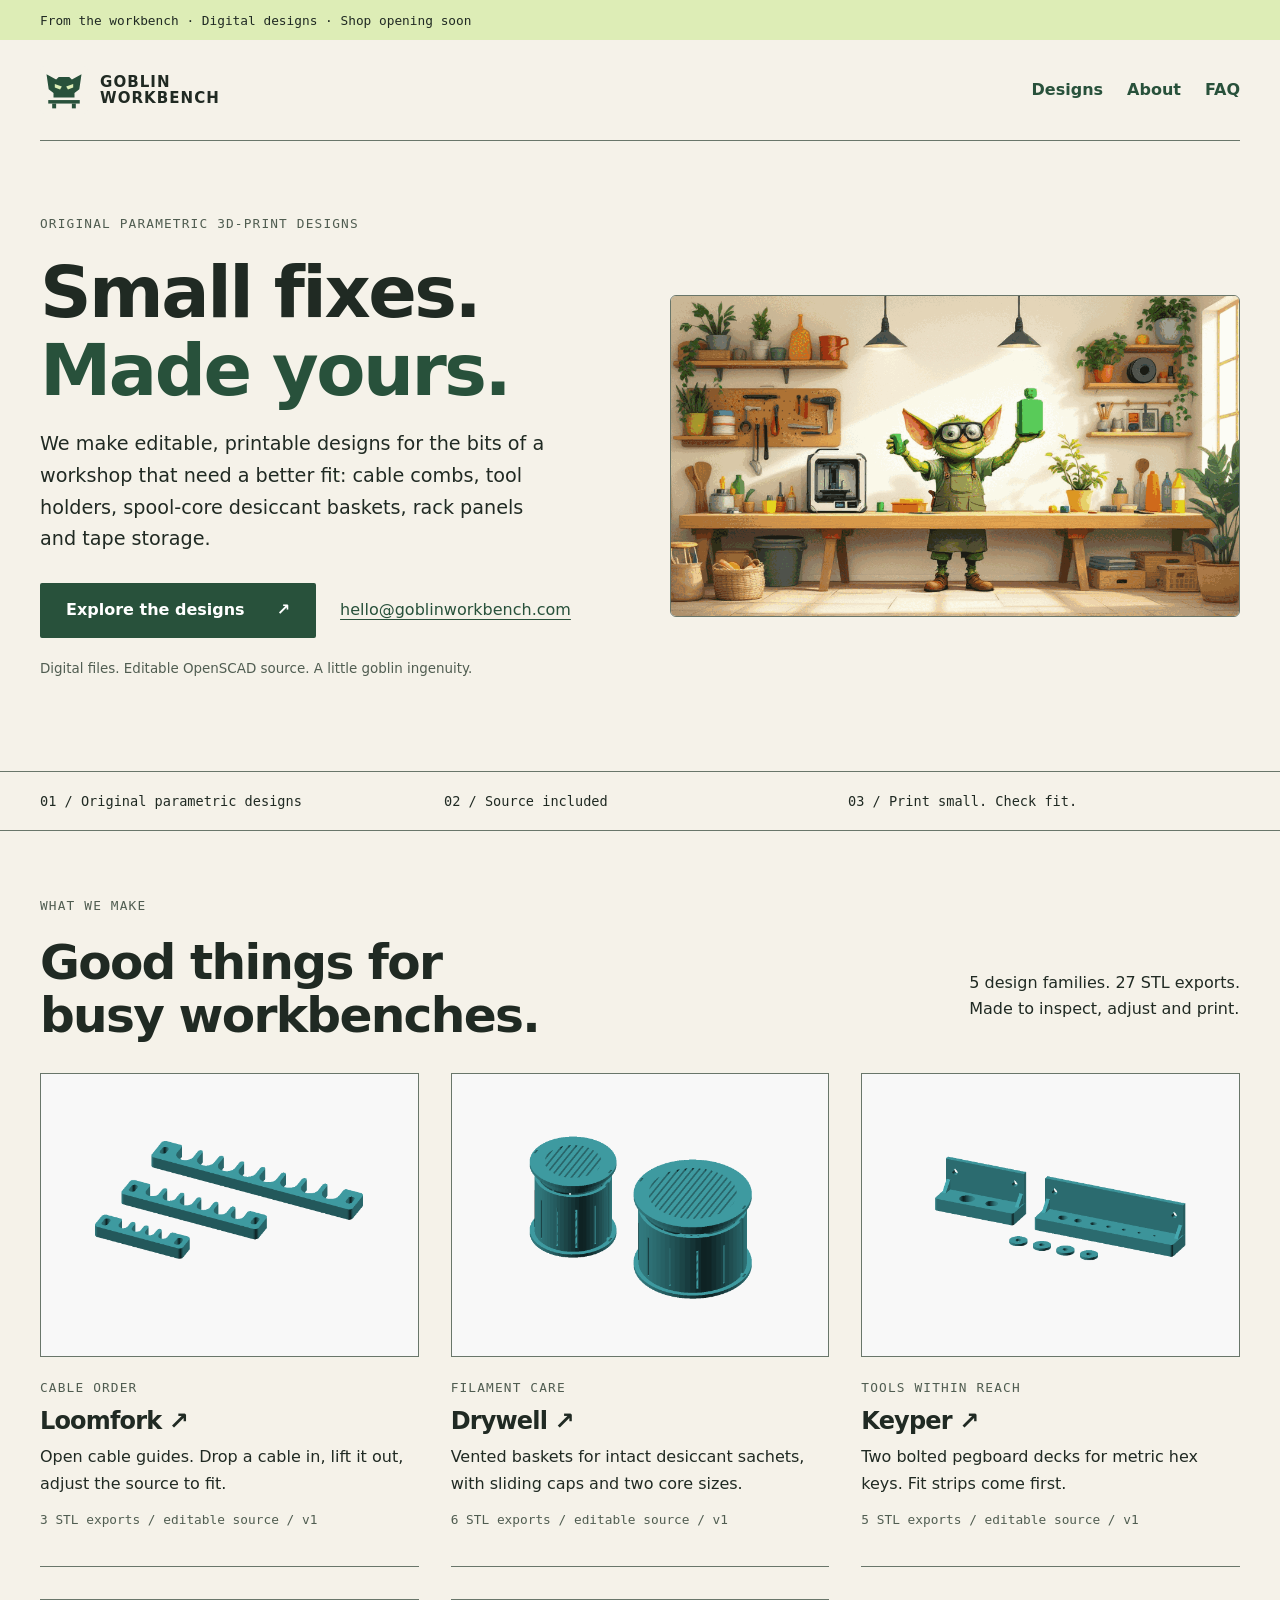
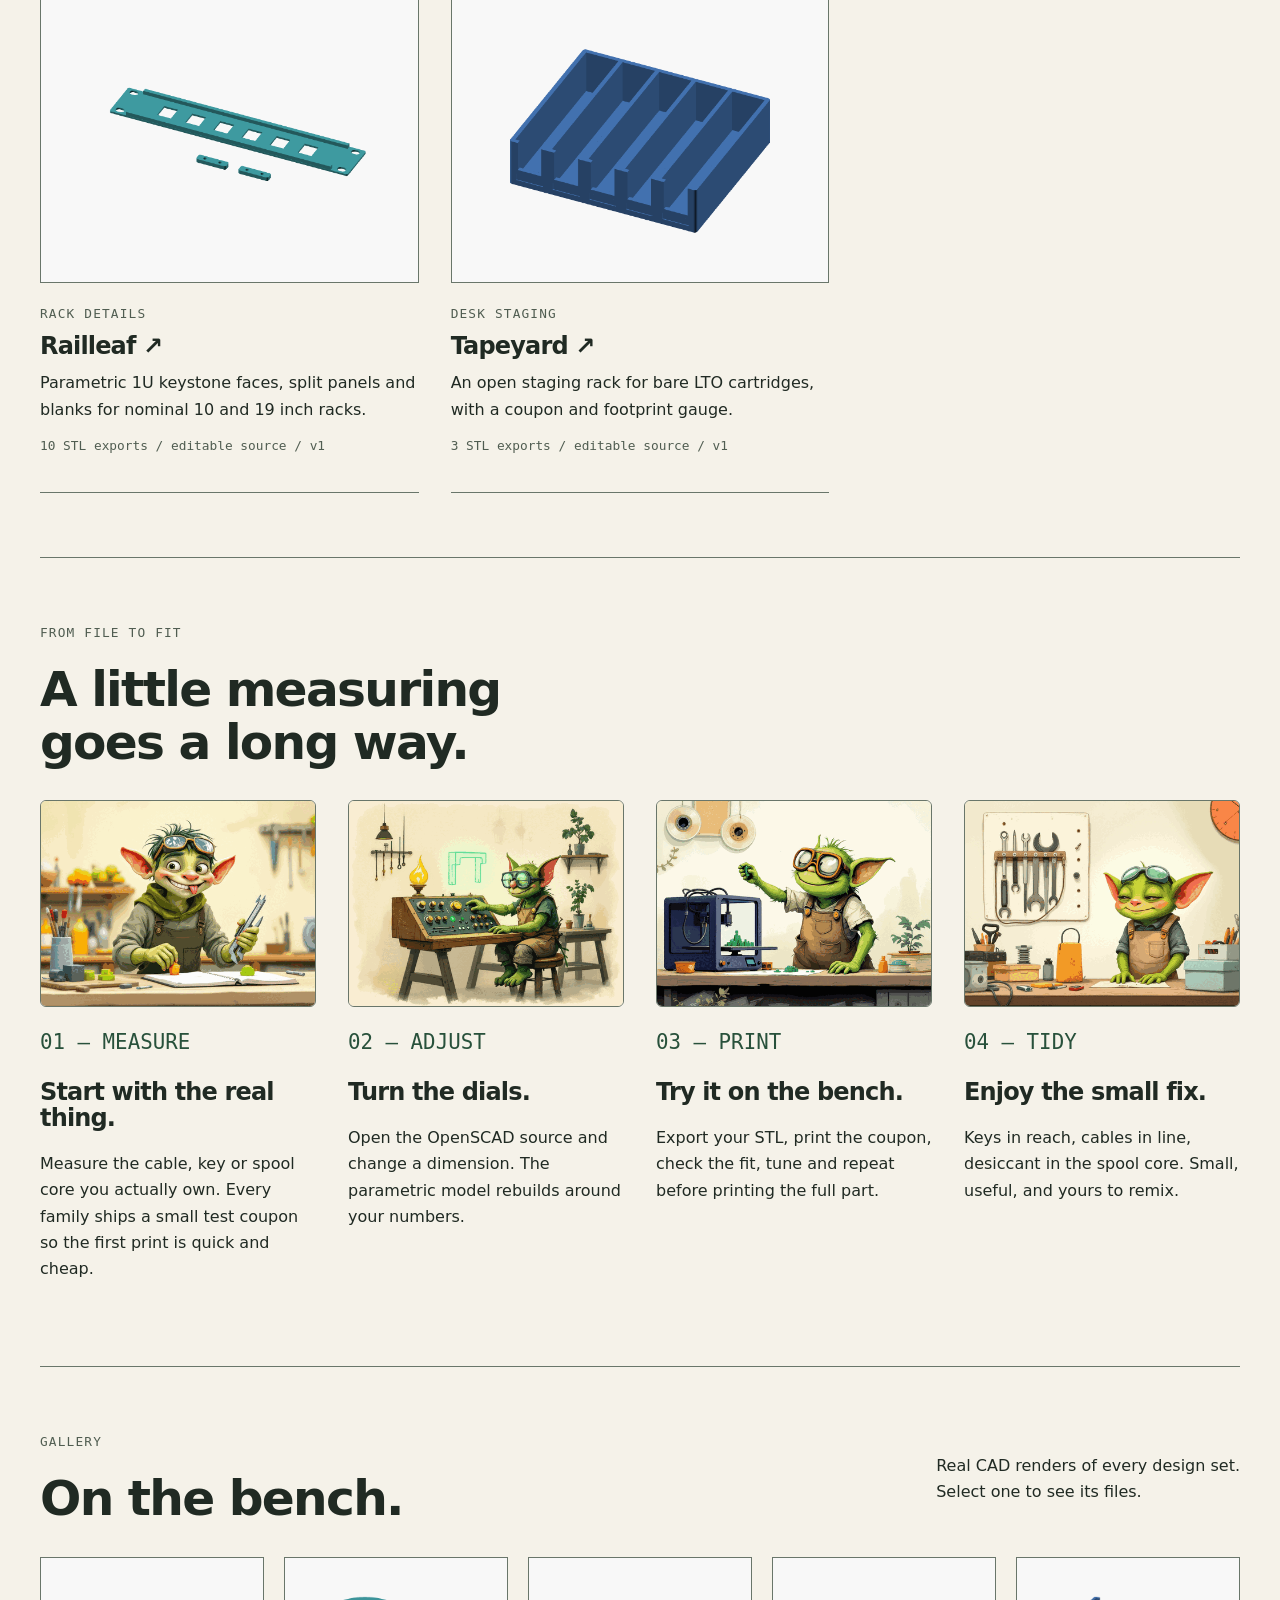
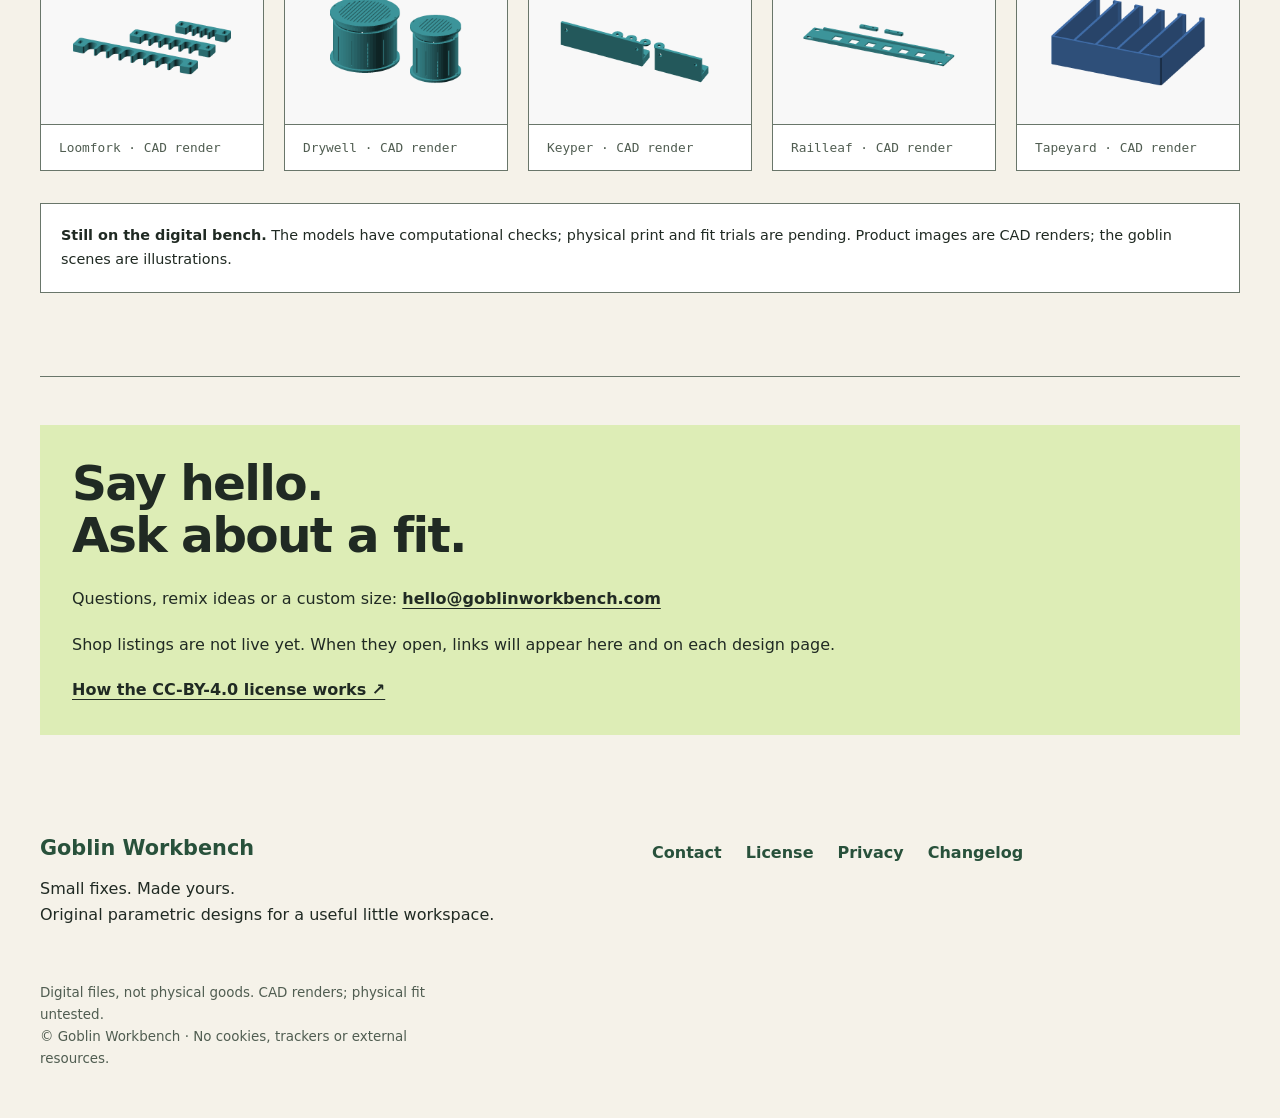
<file: index.html>
<!doctype html>
<html lang="en">
<head>
  <meta charset="utf-8">
  <meta name="viewport" content="width=device-width, initial-scale=1">
  <meta http-equiv="Content-Security-Policy" content="default-src 'none'; img-src 'self'; style-src 'self'; font-src 'none'; script-src 'none'; connect-src 'none'; object-src 'none'; base-uri 'none'; form-action 'none'; media-src 'none'; frame-src 'none'">
  <meta name="referrer" content="no-referrer">
  <meta name="color-scheme" content="light dark">
  <meta name="description" content="Original parametric 3D-printable designs, editable source and practical print starting points.">
  <meta name="robots" content="index, follow">
  <title>Small fixes. Made yours. · Goblin Workbench</title>
  <link rel="canonical" href="https://goblinworkbench.com/">
  <meta property="og:type" content="website">
  <meta property="og:site_name" content="Goblin Workbench">
  <meta property="og:title" content="Small fixes. Made yours. · Goblin Workbench">
  <meta property="og:description" content="Original parametric 3D-printable designs, editable source and practical print starting points.">
  <meta property="og:url" content="https://goblinworkbench.com/">
  <meta property="og:image" content="https://goblinworkbench.com/assets/og/index.png">
  <meta property="og:image:width" content="1200">
  <meta property="og:image:height" content="630">
  <meta property="og:image:alt" content="Goblin Workbench — Small fixes. Made yours.">
  <meta name="twitter:card" content="summary_large_image">
  <meta name="twitter:title" content="Small fixes. Made yours. · Goblin Workbench">
  <meta name="twitter:description" content="Original parametric 3D-printable designs, editable source and practical print starting points.">
  <meta name="twitter:image" content="https://goblinworkbench.com/assets/og/index.png">
  <meta name="twitter:image:alt" content="Goblin Workbench — Small fixes. Made yours.">
  <link rel="icon" type="image/png" sizes="16x16" href="assets/brand/favicon-16.png">
  <link rel="icon" type="image/png" sizes="32x32" href="assets/brand/favicon-32.png">
  <link rel="apple-touch-icon" sizes="180x180" href="assets/brand/favicon-180.png">
  <link rel="stylesheet" href="assets/tokens.css">
  <link rel="stylesheet" href="assets/site.css">
</head>
<body>
<a class="skip" href="#main">Skip to content</a>
<header>
<div class="draft-strip"><div class="wrap">From the workbench · Digital designs · Shop opening soon</div></div>
<div class="masthead wrap">
  <a class="brand" href="index.html"><img src="assets/brand/mark.svg" width="48" height="48" alt=""><span>GOBLIN<br>WORKBENCH</span></a>
  <nav aria-label="Main"><a href="shop/index.html">Designs</a><a href="about-the-workbench/index.html">About</a><a href="faq/index.html">FAQ</a></nav>
</div>
</header>
<main id="main" tabindex="-1">
<section class="hero wrap"><div><p class="eyebrow">Original parametric 3D-print designs</p><h1>Small fixes.<br><span>Made yours.</span></h1><p class="intro">We make editable, printable designs for the bits of a workshop that need a better fit: cable combs, tool holders, spool-core desiccant baskets, rack panels and tape storage.</p><div class="hero-actions"><a class="button" href="shop/index.html">Explore the designs <span aria-hidden="true">↗</span></a><a href="mailto:hello@goblinworkbench.com">hello@goblinworkbench.com</a></div><p class="fine">Digital files. Editable OpenSCAD source. A little goblin ingenuity.</p></div><div class="hero-media"><img class="hero-art" src="assets/art/hero.png" width="960" height="540" fetchpriority="high" alt="Illustration: a cheerful green goblin in an apron holds up a freshly printed part at a sunny workshop bench beside a small 3D printer"></div></section>
<div class="principles"><div class="wrap"><span>01 / Original parametric designs</span><span>02 / Source included</span><span>03 / Print small. Check fit.</span></div></div>
<section class="section wrap" id="designs"><div class="section-heading"><div><p class="eyebrow">WHAT WE MAKE</p><h2>Good things for<br>busy workbenches.</h2></div><p>5 design families. 27 STL exports.<br>Made to inspect, adjust and print.</p></div><div class="cards"><article class="card"><a class="card-link" href="shop/cable-comb/index.html"><img src="assets/products/cable-comb/kit-front.png" width="1280" height="960" loading="lazy" alt="Loomfork design set, CAD render"><p class="eyebrow">Cable order</p><h3>Loomfork <span aria-hidden="true">↗</span></h3></a><p>Open cable guides. Drop a cable in, lift it out, adjust the source to fit.</p><p class="card-meta">3 STL exports / editable source / v1</p></article>
<article class="card"><a class="card-link" href="shop/desiccant-hub/index.html"><img src="assets/products/desiccant-hub/kit-front.png" width="1280" height="960" loading="lazy" alt="Drywell design set, CAD render"><p class="eyebrow">Filament care</p><h3>Drywell <span aria-hidden="true">↗</span></h3></a><p>Vented baskets for intact desiccant sachets, with sliding caps and two core sizes.</p><p class="card-meta">6 STL exports / editable source / v1</p></article>
<article class="card"><a class="card-link" href="shop/hex-keys/index.html"><img src="assets/products/hex-keys/kit-rear.png" width="1280" height="960" loading="lazy" alt="Keyper design set, CAD render"><p class="eyebrow">Tools within reach</p><h3>Keyper <span aria-hidden="true">↗</span></h3></a><p>Two bolted pegboard decks for metric hex keys. Fit strips come first.</p><p class="card-meta">5 STL exports / editable source / v1</p></article>
<article class="card"><a class="card-link" href="shop/rack-panel/index.html"><img src="assets/products/rack-panel/kit-front.png" width="1280" height="960" loading="lazy" alt="Railleaf design set, CAD render"><p class="eyebrow">Rack details</p><h3>Railleaf <span aria-hidden="true">↗</span></h3></a><p>Parametric 1U keystone faces, split panels and blanks for nominal 10 and 19 inch racks.</p><p class="card-meta">10 STL exports / editable source / v1</p></article>
<article class="card"><a class="card-link" href="shop/lto-organizer/index.html"><img src="assets/products/lto-organizer/kit-front.png" width="1280" height="960" loading="lazy" alt="Tapeyard design set, CAD render"><p class="eyebrow">Desk staging</p><h3>Tapeyard <span aria-hidden="true">↗</span></h3></a><p>An open staging rack for bare LTO cartridges, with a coupon and footprint gauge.</p><p class="card-meta">3 STL exports / editable source / v1</p></article></div></section>
<section class="section wrap" id="how"><p class="eyebrow">FROM FILE TO FIT</p><h2>A little measuring<br>goes a long way.</h2><div class="steps steps-art"><article class="step-art"><img src="assets/art/measure.png" width="480" height="360" loading="lazy" alt="A cheerful goblin measuring a small printed test piece with calipers"><span class="step-number">01 — MEASURE</span><h3>Start with the real thing.</h3><p>Measure the cable, key or spool core you actually own. Every family ships a small test coupon so the first print is quick and cheap.</p></article><article class="step-art"><img src="assets/art/adjust.png" width="480" height="360" loading="lazy" alt="A goblin turning brass dials on a wooden control box that reshapes a glowing green model"><span class="step-number">02 — ADJUST</span><h3>Turn the dials.</h3><p>Open the OpenSCAD source and change a dimension. The parametric model rebuilds around your numbers.</p></article><article class="step-art"><img src="assets/art/print.png" width="480" height="360" loading="lazy" alt="A goblin lifting a fresh green part off a desktop 3D printer"><span class="step-number">03 — PRINT</span><h3>Try it on the bench.</h3><p>Export your STL, print the coupon, check the fit, tune and repeat before printing the full part.</p></article><article class="step-art"><img src="assets/art/tidy.png" width="480" height="360" loading="lazy" alt="A goblin smiling at a tidy workbench with tools hung on the wall"><span class="step-number">04 — TIDY</span><h3>Enjoy the small fix.</h3><p>Keys in reach, cables in line, desiccant in the spool core. Small, useful, and yours to remix.</p></article></div></section>
<section class="section wrap" id="gallery"><div class="section-heading"><div><p class="eyebrow">GALLERY</p><h2>On the bench.</h2></div><p>Real CAD renders of every design set.<br>Select one to see its files.</p></div><div class="gallery"><figure class="render"><a href="shop/cable-comb/index.html"><img src="assets/products/cable-comb/kit-rear.png" width="1280" height="960" loading="lazy" alt="Loomfork: alternate CAD render of the full design set"></a><figcaption>Loomfork · CAD render</figcaption></figure><figure class="render"><a href="shop/desiccant-hub/index.html"><img src="assets/products/desiccant-hub/kit-rear.png" width="1280" height="960" loading="lazy" alt="Drywell: alternate CAD render of the full design set"></a><figcaption>Drywell · CAD render</figcaption></figure><figure class="render"><a href="shop/hex-keys/index.html"><img src="assets/products/hex-keys/kit-front.png" width="1280" height="960" loading="lazy" alt="Keyper: alternate CAD render of the full design set"></a><figcaption>Keyper · CAD render</figcaption></figure><figure class="render"><a href="shop/rack-panel/index.html"><img src="assets/products/rack-panel/kit-rear.png" width="1280" height="960" loading="lazy" alt="Railleaf: alternate CAD render of the full design set"></a><figcaption>Railleaf · CAD render</figcaption></figure><figure class="render"><a href="shop/lto-organizer/index.html"><img src="assets/products/lto-organizer/kit-rear.png" width="1280" height="960" loading="lazy" alt="Tapeyard: alternate CAD render of the full design set"></a><figcaption>Tapeyard · CAD render</figcaption></figure></div><p class="notice"><strong>Still on the digital bench.</strong> The models have computational checks; physical print and fit trials are pending. Product images are CAD renders; the goblin scenes are illustrations.</p></section>
<aside class="closing wrap" id="contact"><h2>Say hello.<br>Ask about a fit.</h2><p>Questions, remix ideas or a custom size: <a href="mailto:hello@goblinworkbench.com">hello@goblinworkbench.com</a></p><p>Shop listings are not live yet. When they open, links will appear here and on each design page.</p><a href="license/index.html">How the CC-BY-4.0 license works ↗</a></aside>
</main>
<footer class="footer wrap">
  <div><a class="footer-brand" href="index.html">Goblin Workbench</a><p>Small fixes. Made yours.<br>Original parametric designs for a useful little workspace.</p></div>
  <nav aria-label="Footer"><a href="contact/index.html">Contact</a><a href="license/index.html">License</a><a href="privacy/index.html">Privacy</a><a href="changelog/index.html">Changelog</a></nav>
  <p class="fine">Digital files, not physical goods. CAD renders; physical fit untested.<br>© Goblin Workbench · No cookies, trackers or external resources.</p>
</footer>
</body>
</html>
</file>
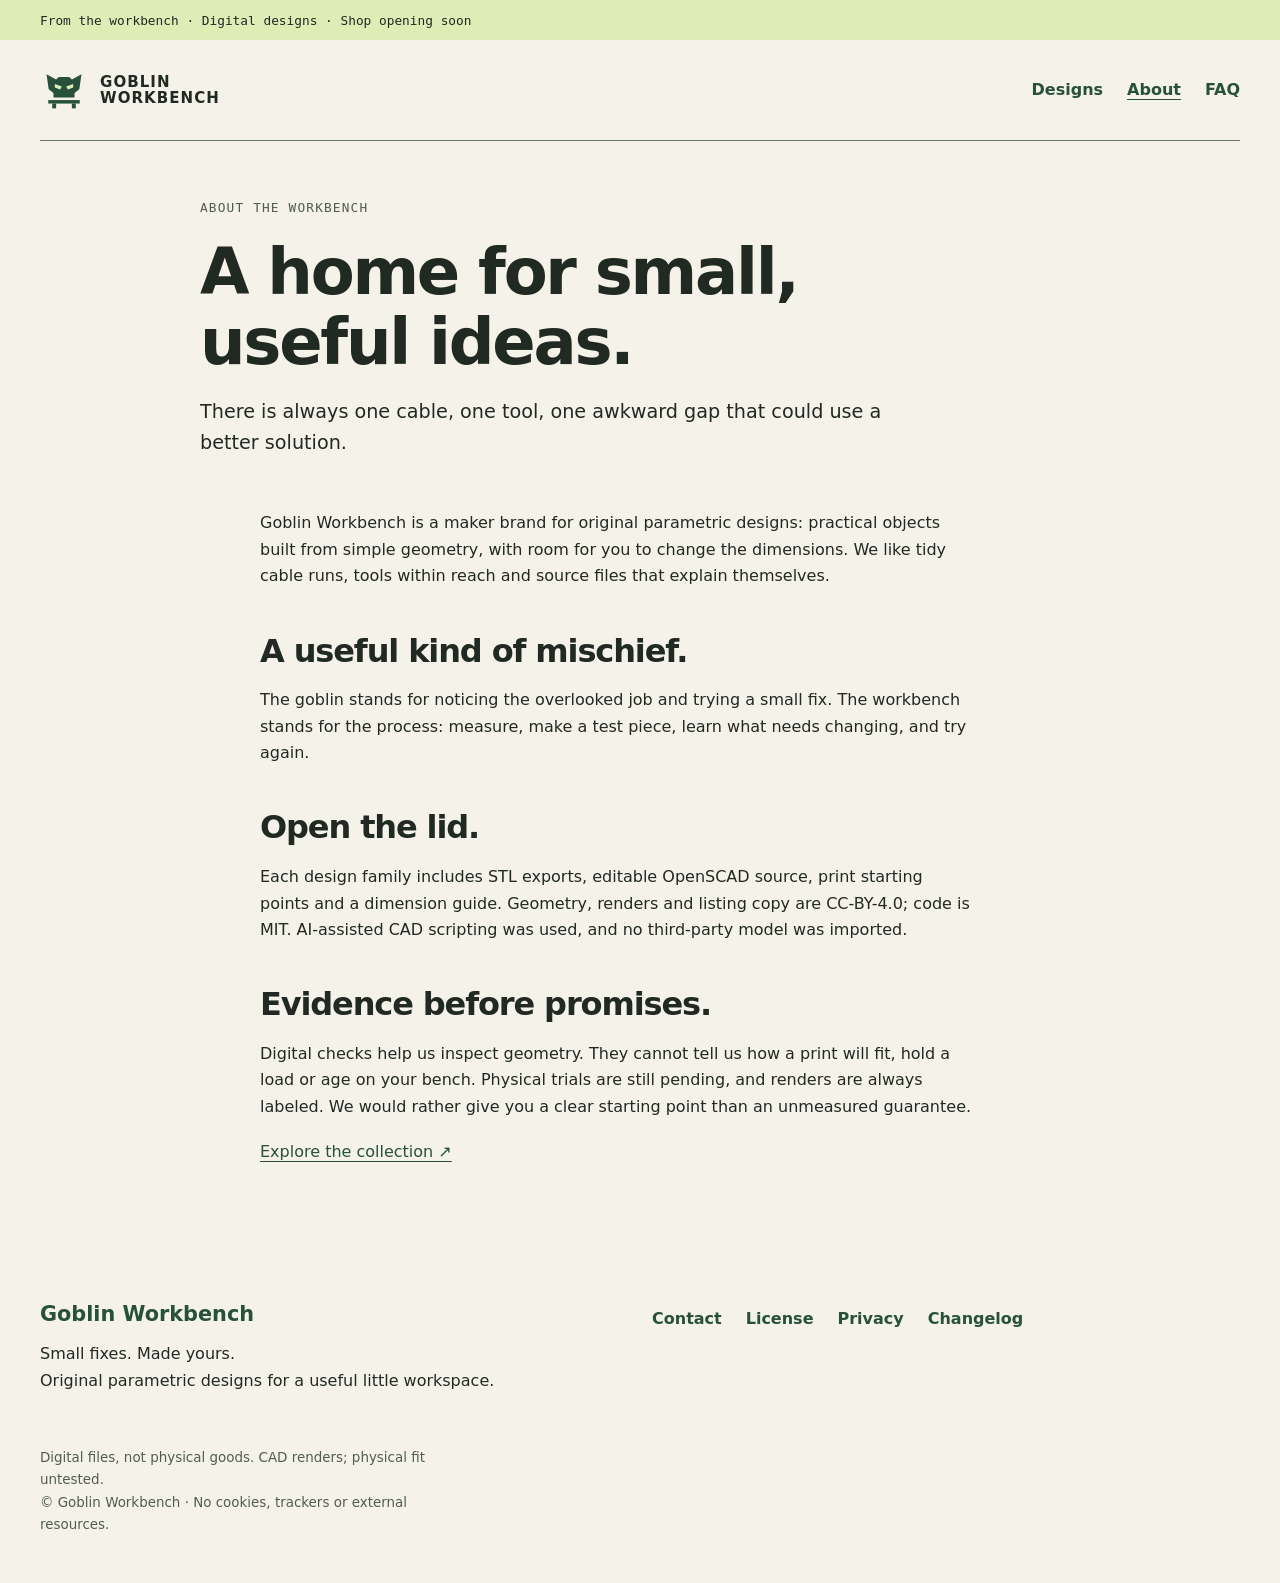
<file: about-the-workbench/index.html>
<!doctype html>
<html lang="en">
<head>
  <meta charset="utf-8">
  <meta name="viewport" content="width=device-width, initial-scale=1">
  <meta http-equiv="Content-Security-Policy" content="default-src 'none'; img-src 'self'; style-src 'self'; font-src 'none'; script-src 'none'; connect-src 'none'; object-src 'none'; base-uri 'none'; form-action 'none'; media-src 'none'; frame-src 'none'">
  <meta name="referrer" content="no-referrer">
  <meta name="color-scheme" content="light dark">
  <meta name="description" content="Original designs, editable dimensions and a practical approach to making useful things.">
  <meta name="robots" content="index, follow">
  <title>About the workbench · Goblin Workbench</title>
  <link rel="canonical" href="https://goblinworkbench.com/about-the-workbench/">
  <meta property="og:type" content="website">
  <meta property="og:site_name" content="Goblin Workbench">
  <meta property="og:title" content="About the workbench · Goblin Workbench">
  <meta property="og:description" content="Original designs, editable dimensions and a practical approach to making useful things.">
  <meta property="og:url" content="https://goblinworkbench.com/about-the-workbench/">
  <meta property="og:image" content="https://goblinworkbench.com/assets/og/about-the-workbench.png">
  <meta property="og:image:width" content="1200">
  <meta property="og:image:height" content="630">
  <meta property="og:image:alt" content="Goblin Workbench — Meet the workbench">
  <meta name="twitter:card" content="summary_large_image">
  <meta name="twitter:title" content="About the workbench · Goblin Workbench">
  <meta name="twitter:description" content="Original designs, editable dimensions and a practical approach to making useful things.">
  <meta name="twitter:image" content="https://goblinworkbench.com/assets/og/about-the-workbench.png">
  <meta name="twitter:image:alt" content="Goblin Workbench — Meet the workbench">
  <link rel="icon" type="image/png" sizes="16x16" href="../assets/brand/favicon-16.png">
  <link rel="icon" type="image/png" sizes="32x32" href="../assets/brand/favicon-32.png">
  <link rel="apple-touch-icon" sizes="180x180" href="../assets/brand/favicon-180.png">
  <link rel="stylesheet" href="../assets/tokens.css">
  <link rel="stylesheet" href="../assets/site.css">
</head>
<body>
<a class="skip" href="#main">Skip to content</a>
<header>
<div class="draft-strip"><div class="wrap">From the workbench · Digital designs · Shop opening soon</div></div>
<div class="masthead wrap">
  <a class="brand" href="../index.html"><img src="../assets/brand/mark.svg" width="48" height="48" alt=""><span>GOBLIN<br>WORKBENCH</span></a>
  <nav aria-label="Main"><a href="../shop/index.html">Designs</a><a href="../about-the-workbench/index.html" aria-current="page">About</a><a href="../faq/index.html">FAQ</a></nav>
</div>
</header>
<main id="main" tabindex="-1">
<div class="page-heading wrap"><p class="eyebrow">ABOUT THE WORKBENCH</p><h1>A home for small, useful ideas.</h1><p class="intro">There is always one cable, one tool, one awkward gap that could use a better solution.</p></div><div class="reading wrap"><p>Goblin Workbench is a maker brand for original parametric designs: practical objects built from simple geometry, with room for you to change the dimensions. We like tidy cable runs, tools within reach and source files that explain themselves.</p><h2>A useful kind of mischief.</h2><p>The goblin stands for noticing the overlooked job and trying a small fix. The workbench stands for the process: measure, make a test piece, learn what needs changing, and try again.</p><h2>Open the lid.</h2><p>Each design family includes STL exports, editable OpenSCAD source, print starting points and a dimension guide. Geometry, renders and listing copy are CC-BY-4.0; code is MIT. AI-assisted CAD scripting was used, and no third-party model was imported.</p><h2>Evidence before promises.</h2><p>Digital checks help us inspect geometry. They cannot tell us how a print will fit, hold a load or age on your bench. Physical trials are still pending, and renders are always labeled. We would rather give you a clear starting point than an unmeasured guarantee.</p><p><a href="../shop/index.html">Explore the collection ↗</a></p></div>
</main>
<footer class="footer wrap">
  <div><a class="footer-brand" href="../index.html">Goblin Workbench</a><p>Small fixes. Made yours.<br>Original parametric designs for a useful little workspace.</p></div>
  <nav aria-label="Footer"><a href="../contact/index.html">Contact</a><a href="../license/index.html">License</a><a href="../privacy/index.html">Privacy</a><a href="../changelog/index.html">Changelog</a></nav>
  <p class="fine">Digital files, not physical goods. CAD renders; physical fit untested.<br>© Goblin Workbench · No cookies, trackers or external resources.</p>
</footer>
</body>
</html>
</file>
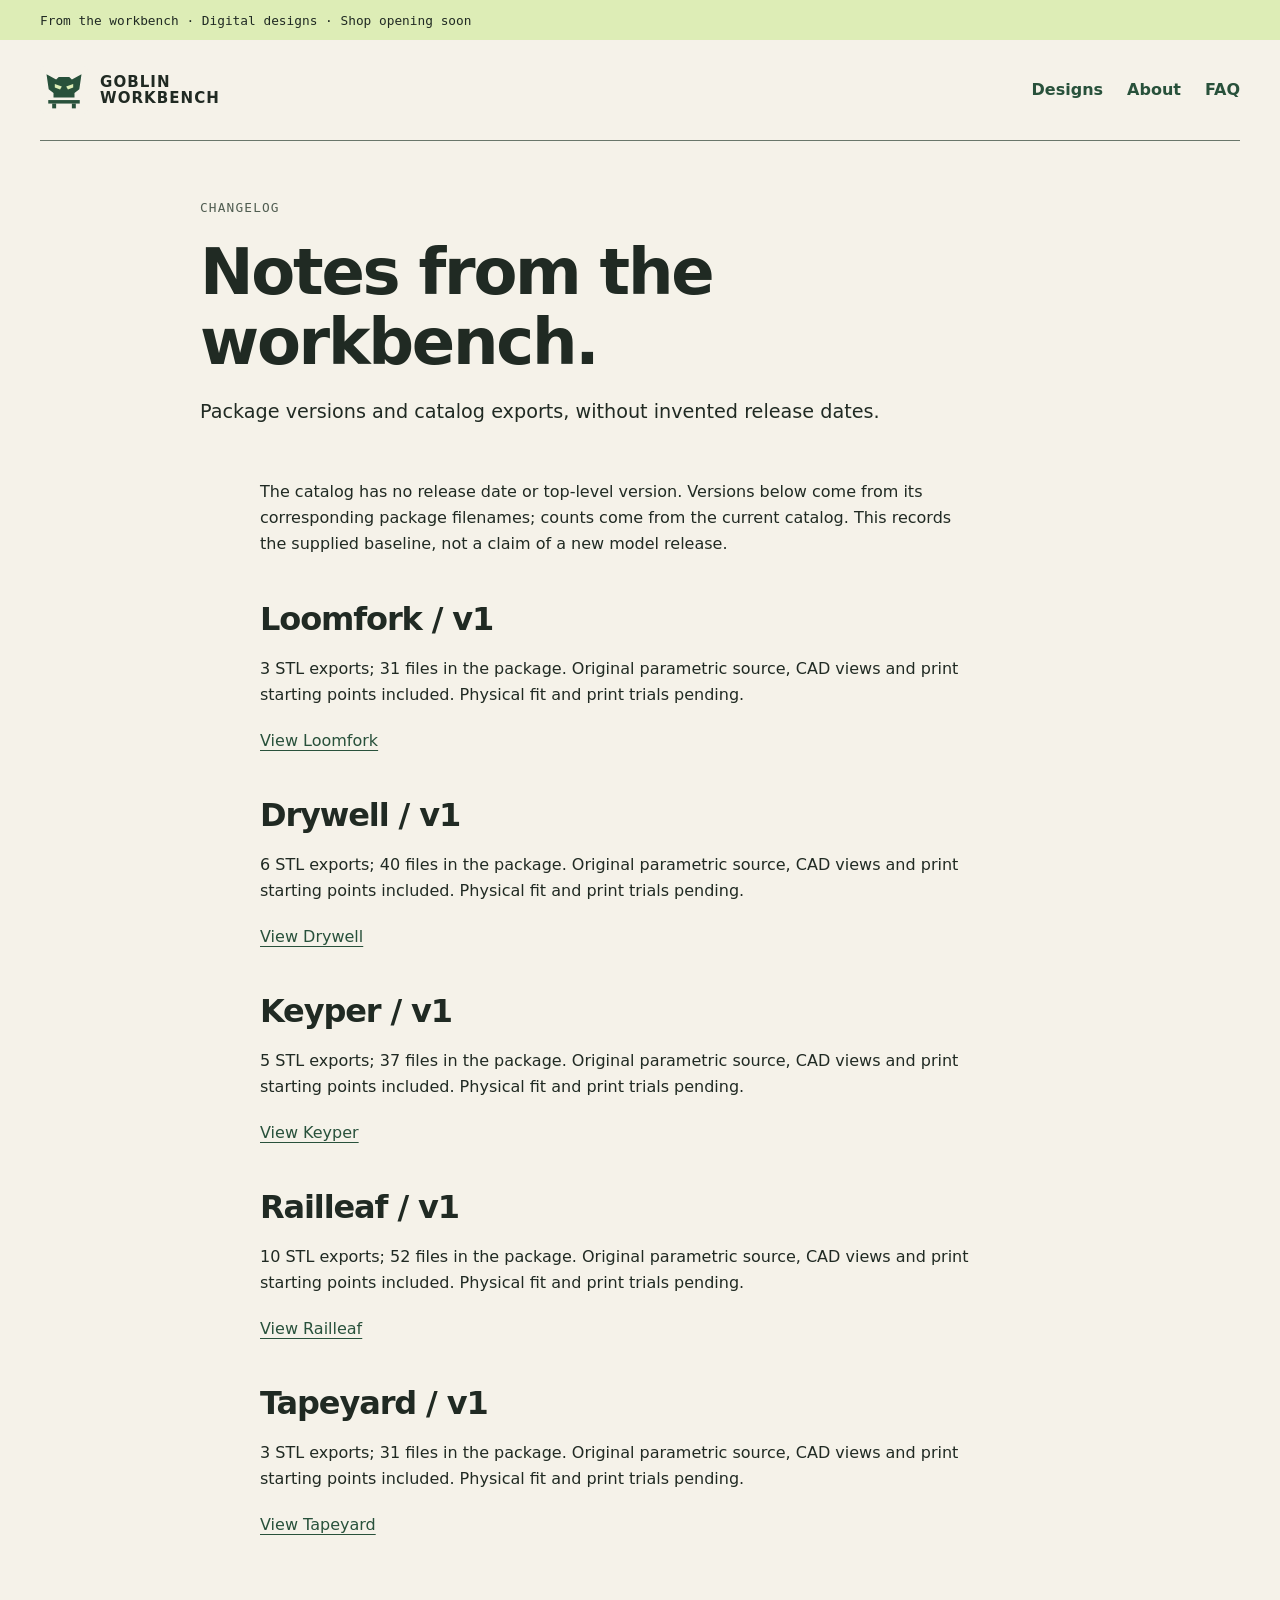
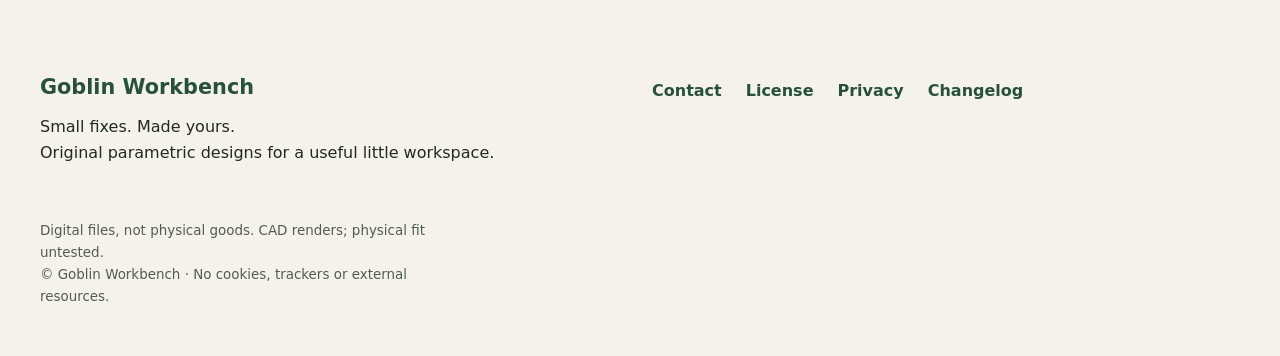
<file: changelog/index.html>
<!doctype html>
<html lang="en">
<head>
  <meta charset="utf-8">
  <meta name="viewport" content="width=device-width, initial-scale=1">
  <meta http-equiv="Content-Security-Policy" content="default-src 'none'; img-src 'self'; style-src 'self'; font-src 'none'; script-src 'none'; connect-src 'none'; object-src 'none'; base-uri 'none'; form-action 'none'; media-src 'none'; frame-src 'none'">
  <meta name="referrer" content="no-referrer">
  <meta name="color-scheme" content="light dark">
  <meta name="description" content="Catalog export counts and supplied package versions for every design family.">
  <meta name="robots" content="index, follow">
  <title>Changelog · Goblin Workbench</title>
  <link rel="canonical" href="https://goblinworkbench.com/changelog/">
  <meta property="og:type" content="website">
  <meta property="og:site_name" content="Goblin Workbench">
  <meta property="og:title" content="Changelog · Goblin Workbench">
  <meta property="og:description" content="Catalog export counts and supplied package versions for every design family.">
  <meta property="og:url" content="https://goblinworkbench.com/changelog/">
  <meta property="og:image" content="https://goblinworkbench.com/assets/og/changelog.png">
  <meta property="og:image:width" content="1200">
  <meta property="og:image:height" content="630">
  <meta property="og:image:alt" content="Goblin Workbench — Workbench notes">
  <meta name="twitter:card" content="summary_large_image">
  <meta name="twitter:title" content="Changelog · Goblin Workbench">
  <meta name="twitter:description" content="Catalog export counts and supplied package versions for every design family.">
  <meta name="twitter:image" content="https://goblinworkbench.com/assets/og/changelog.png">
  <meta name="twitter:image:alt" content="Goblin Workbench — Workbench notes">
  <link rel="icon" type="image/png" sizes="16x16" href="../assets/brand/favicon-16.png">
  <link rel="icon" type="image/png" sizes="32x32" href="../assets/brand/favicon-32.png">
  <link rel="apple-touch-icon" sizes="180x180" href="../assets/brand/favicon-180.png">
  <link rel="stylesheet" href="../assets/tokens.css">
  <link rel="stylesheet" href="../assets/site.css">
</head>
<body>
<a class="skip" href="#main">Skip to content</a>
<header>
<div class="draft-strip"><div class="wrap">From the workbench · Digital designs · Shop opening soon</div></div>
<div class="masthead wrap">
  <a class="brand" href="../index.html"><img src="../assets/brand/mark.svg" width="48" height="48" alt=""><span>GOBLIN<br>WORKBENCH</span></a>
  <nav aria-label="Main"><a href="../shop/index.html">Designs</a><a href="../about-the-workbench/index.html">About</a><a href="../faq/index.html">FAQ</a></nav>
</div>
</header>
<main id="main" tabindex="-1">
<div class="page-heading wrap"><p class="eyebrow">CHANGELOG</p><h1>Notes from the workbench.</h1><p class="intro">Package versions and catalog exports, without invented release dates.</p></div><div class="reading wrap"><p>The catalog has no release date or top-level version. Versions below come from its corresponding package filenames; counts come from the current catalog. This records the supplied baseline, not a claim of a new model release.</p><h2>Loomfork / v1</h2><p>3 STL exports; 31 files in the package. Original parametric source, CAD views and print starting points included. Physical fit and print trials pending.</p><p><a href="../shop/cable-comb/index.html">View Loomfork</a></p><h2>Drywell / v1</h2><p>6 STL exports; 40 files in the package. Original parametric source, CAD views and print starting points included. Physical fit and print trials pending.</p><p><a href="../shop/desiccant-hub/index.html">View Drywell</a></p><h2>Keyper / v1</h2><p>5 STL exports; 37 files in the package. Original parametric source, CAD views and print starting points included. Physical fit and print trials pending.</p><p><a href="../shop/hex-keys/index.html">View Keyper</a></p><h2>Railleaf / v1</h2><p>10 STL exports; 52 files in the package. Original parametric source, CAD views and print starting points included. Physical fit and print trials pending.</p><p><a href="../shop/rack-panel/index.html">View Railleaf</a></p><h2>Tapeyard / v1</h2><p>3 STL exports; 31 files in the package. Original parametric source, CAD views and print starting points included. Physical fit and print trials pending.</p><p><a href="../shop/lto-organizer/index.html">View Tapeyard</a></p></div>
</main>
<footer class="footer wrap">
  <div><a class="footer-brand" href="../index.html">Goblin Workbench</a><p>Small fixes. Made yours.<br>Original parametric designs for a useful little workspace.</p></div>
  <nav aria-label="Footer"><a href="../contact/index.html">Contact</a><a href="../license/index.html">License</a><a href="../privacy/index.html">Privacy</a><a href="../changelog/index.html">Changelog</a></nav>
  <p class="fine">Digital files, not physical goods. CAD renders; physical fit untested.<br>© Goblin Workbench · No cookies, trackers or external resources.</p>
</footer>
</body>
</html>
</file>
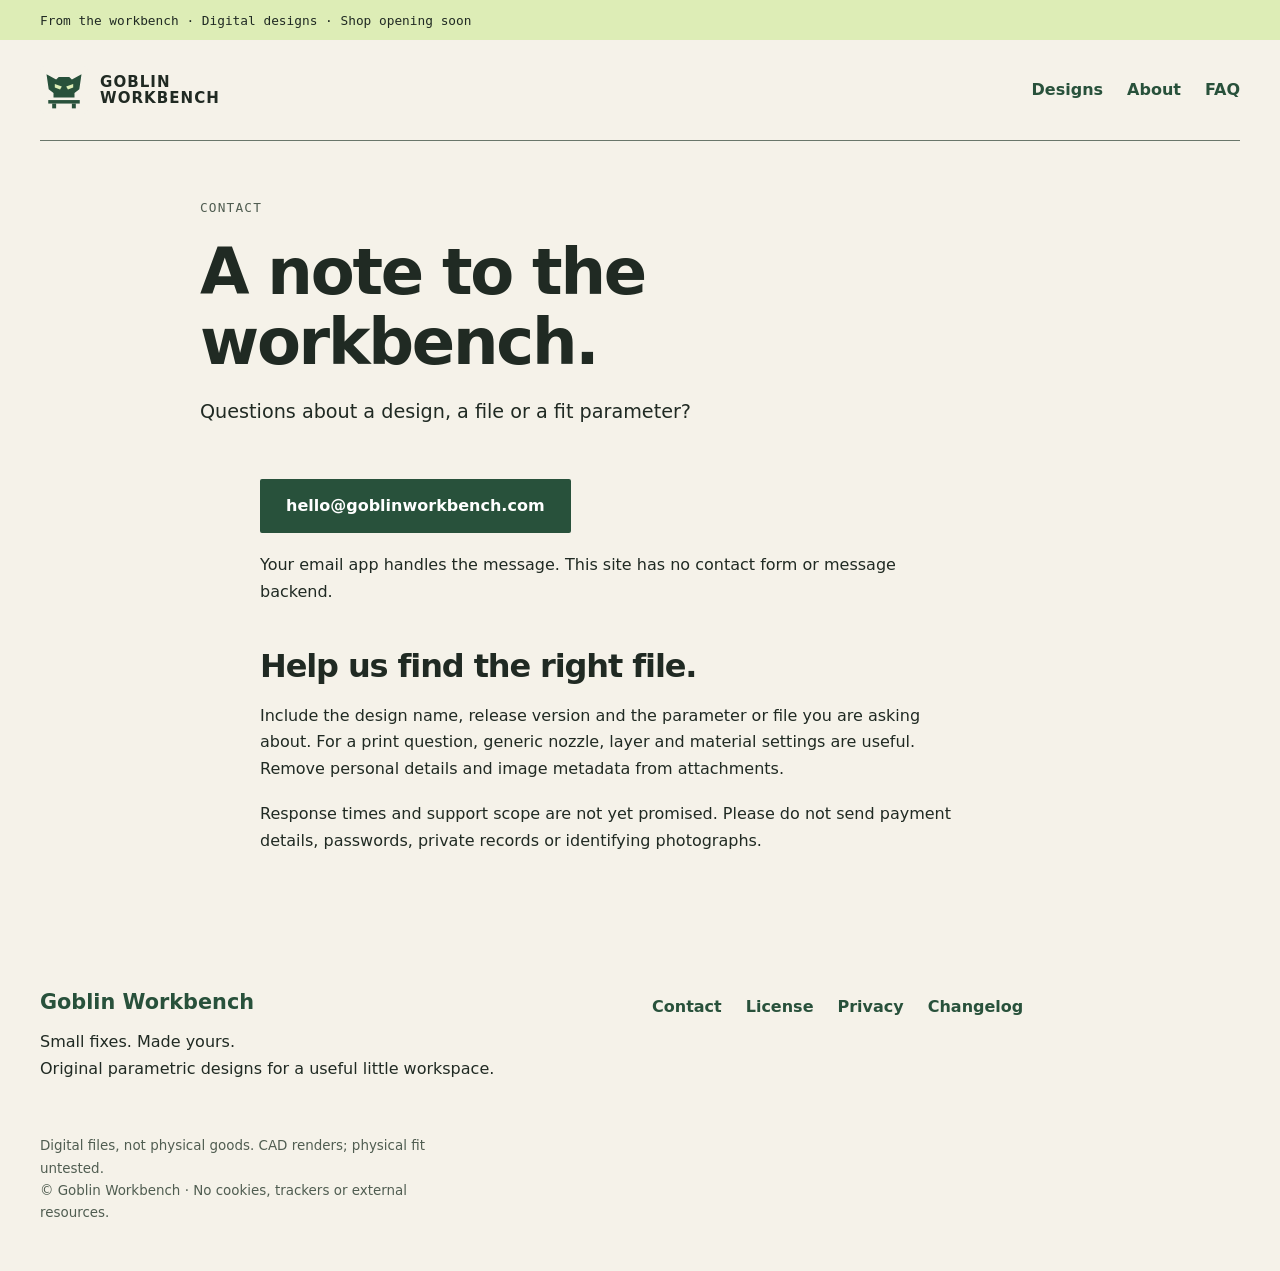
<file: contact/index.html>
<!doctype html>
<html lang="en">
<head>
  <meta charset="utf-8">
  <meta name="viewport" content="width=device-width, initial-scale=1">
  <meta http-equiv="Content-Security-Policy" content="default-src 'none'; img-src 'self'; style-src 'self'; font-src 'none'; script-src 'none'; connect-src 'none'; object-src 'none'; base-uri 'none'; form-action 'none'; media-src 'none'; frame-src 'none'">
  <meta name="referrer" content="no-referrer">
  <meta name="color-scheme" content="light dark">
  <meta name="description" content="Contact Goblin Workbench about designs and files by email.">
  <meta name="robots" content="index, follow">
  <title>Contact · Goblin Workbench</title>
  <link rel="canonical" href="https://goblinworkbench.com/contact/">
  <meta property="og:type" content="website">
  <meta property="og:site_name" content="Goblin Workbench">
  <meta property="og:title" content="Contact · Goblin Workbench">
  <meta property="og:description" content="Contact Goblin Workbench about designs and files by email.">
  <meta property="og:url" content="https://goblinworkbench.com/contact/">
  <meta property="og:image" content="https://goblinworkbench.com/assets/og/contact.png">
  <meta property="og:image:width" content="1200">
  <meta property="og:image:height" content="630">
  <meta property="og:image:alt" content="Goblin Workbench — A note to the workbench">
  <meta name="twitter:card" content="summary_large_image">
  <meta name="twitter:title" content="Contact · Goblin Workbench">
  <meta name="twitter:description" content="Contact Goblin Workbench about designs and files by email.">
  <meta name="twitter:image" content="https://goblinworkbench.com/assets/og/contact.png">
  <meta name="twitter:image:alt" content="Goblin Workbench — A note to the workbench">
  <link rel="icon" type="image/png" sizes="16x16" href="../assets/brand/favicon-16.png">
  <link rel="icon" type="image/png" sizes="32x32" href="../assets/brand/favicon-32.png">
  <link rel="apple-touch-icon" sizes="180x180" href="../assets/brand/favicon-180.png">
  <link rel="stylesheet" href="../assets/tokens.css">
  <link rel="stylesheet" href="../assets/site.css">
</head>
<body>
<a class="skip" href="#main">Skip to content</a>
<header>
<div class="draft-strip"><div class="wrap">From the workbench · Digital designs · Shop opening soon</div></div>
<div class="masthead wrap">
  <a class="brand" href="../index.html"><img src="../assets/brand/mark.svg" width="48" height="48" alt=""><span>GOBLIN<br>WORKBENCH</span></a>
  <nav aria-label="Main"><a href="../shop/index.html">Designs</a><a href="../about-the-workbench/index.html">About</a><a href="../faq/index.html">FAQ</a></nav>
</div>
</header>
<main id="main" tabindex="-1">
<div class="page-heading wrap"><p class="eyebrow">CONTACT</p><h1>A note to the workbench.</h1><p class="intro">Questions about a design, a file or a fit parameter?</p></div><div class="reading wrap"><p><a class="button" href="mailto:hello@goblinworkbench.com">hello@goblinworkbench.com</a></p><p>Your email app handles the message. This site has no contact form or message backend.</p><h2>Help us find the right file.</h2><p>Include the design name, release version and the parameter or file you are asking about. For a print question, generic nozzle, layer and material settings are useful. Remove personal details and image metadata from attachments.</p><p>Response times and support scope are not yet promised. Please do not send payment details, passwords, private records or identifying photographs.</p></div>
</main>
<footer class="footer wrap">
  <div><a class="footer-brand" href="../index.html">Goblin Workbench</a><p>Small fixes. Made yours.<br>Original parametric designs for a useful little workspace.</p></div>
  <nav aria-label="Footer"><a href="../contact/index.html">Contact</a><a href="../license/index.html">License</a><a href="../privacy/index.html">Privacy</a><a href="../changelog/index.html">Changelog</a></nav>
  <p class="fine">Digital files, not physical goods. CAD renders; physical fit untested.<br>© Goblin Workbench · No cookies, trackers or external resources.</p>
</footer>
</body>
</html>
</file>
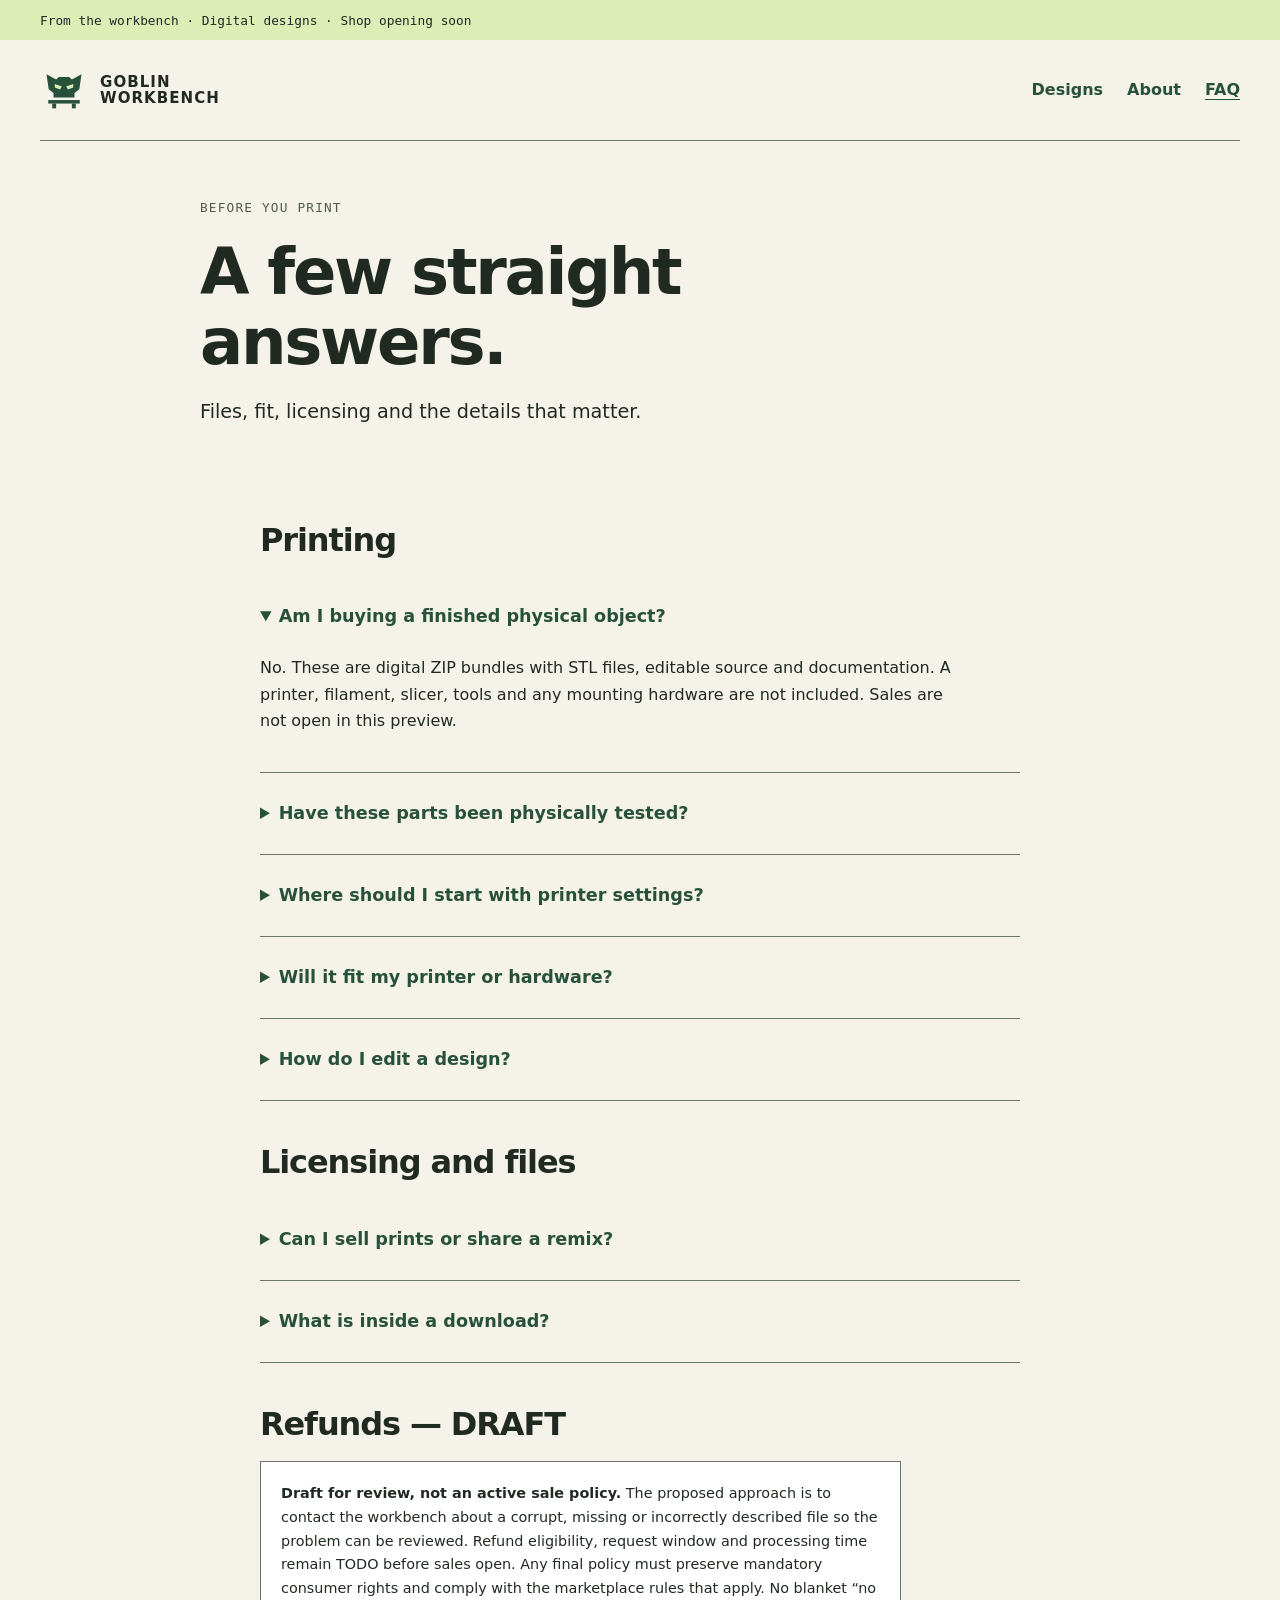
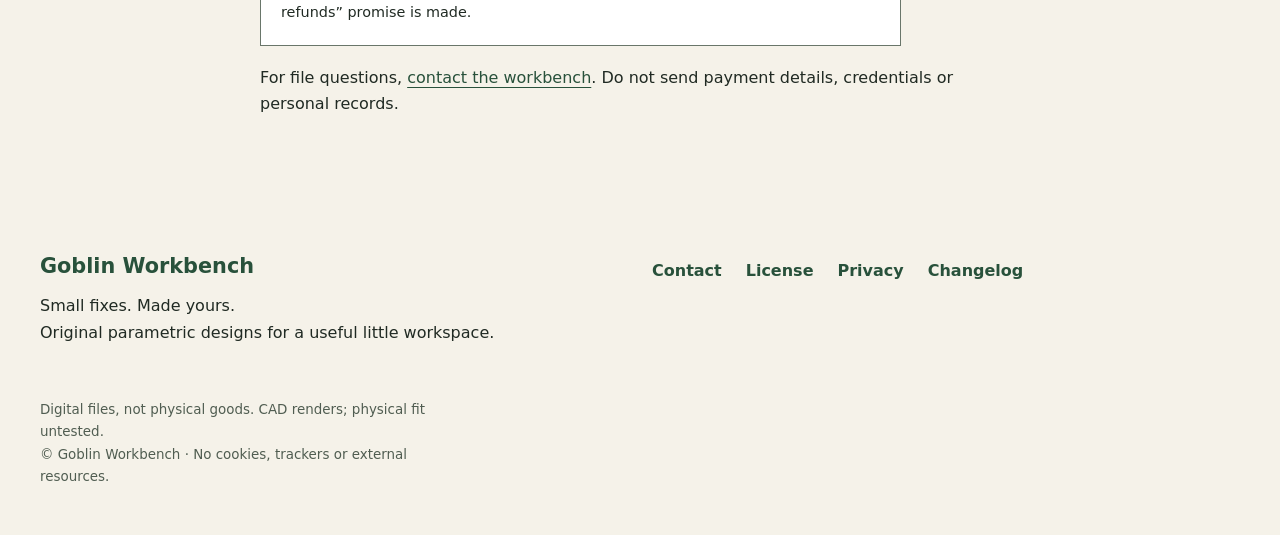
<file: faq/index.html>
<!doctype html>
<html lang="en">
<head>
  <meta charset="utf-8">
  <meta name="viewport" content="width=device-width, initial-scale=1">
  <meta http-equiv="Content-Security-Policy" content="default-src 'none'; img-src 'self'; style-src 'self'; font-src 'none'; script-src 'none'; connect-src 'none'; object-src 'none'; base-uri 'none'; form-action 'none'; media-src 'none'; frame-src 'none'">
  <meta name="referrer" content="no-referrer">
  <meta name="color-scheme" content="light dark">
  <meta name="description" content="Straight answers about digital files, printing, licensing and draft refund terms.">
  <meta name="robots" content="index, follow">
  <title>Printing and purchase FAQ · Goblin Workbench</title>
  <link rel="canonical" href="https://goblinworkbench.com/faq/">
  <meta property="og:type" content="website">
  <meta property="og:site_name" content="Goblin Workbench">
  <meta property="og:title" content="Printing and purchase FAQ · Goblin Workbench">
  <meta property="og:description" content="Straight answers about digital files, printing, licensing and draft refund terms.">
  <meta property="og:url" content="https://goblinworkbench.com/faq/">
  <meta property="og:image" content="https://goblinworkbench.com/assets/og/faq.png">
  <meta property="og:image:width" content="1200">
  <meta property="og:image:height" content="630">
  <meta property="og:image:alt" content="Goblin Workbench — Before you print">
  <meta name="twitter:card" content="summary_large_image">
  <meta name="twitter:title" content="Printing and purchase FAQ · Goblin Workbench">
  <meta name="twitter:description" content="Straight answers about digital files, printing, licensing and draft refund terms.">
  <meta name="twitter:image" content="https://goblinworkbench.com/assets/og/faq.png">
  <meta name="twitter:image:alt" content="Goblin Workbench — Before you print">
  <link rel="icon" type="image/png" sizes="16x16" href="../assets/brand/favicon-16.png">
  <link rel="icon" type="image/png" sizes="32x32" href="../assets/brand/favicon-32.png">
  <link rel="apple-touch-icon" sizes="180x180" href="../assets/brand/favicon-180.png">
  <link rel="stylesheet" href="../assets/tokens.css">
  <link rel="stylesheet" href="../assets/site.css">
</head>
<body>
<a class="skip" href="#main">Skip to content</a>
<header>
<div class="draft-strip"><div class="wrap">From the workbench · Digital designs · Shop opening soon</div></div>
<div class="masthead wrap">
  <a class="brand" href="../index.html"><img src="../assets/brand/mark.svg" width="48" height="48" alt=""><span>GOBLIN<br>WORKBENCH</span></a>
  <nav aria-label="Main"><a href="../shop/index.html">Designs</a><a href="../about-the-workbench/index.html">About</a><a href="../faq/index.html" aria-current="page">FAQ</a></nav>
</div>
</header>
<main id="main" tabindex="-1">
<div class="page-heading wrap"><p class="eyebrow">BEFORE YOU PRINT</p><h1>A few straight answers.</h1><p class="intro">Files, fit, licensing and the details that matter.</p></div><div class="reading wrap"><h2 id="printing">Printing</h2>
<details open><summary>Am I buying a finished physical object?</summary><p>No. These are digital ZIP bundles with STL files, editable source and documentation. A printer, filament, slicer, tools and any mounting hardware are not included. Sales are not open in this preview.</p></details>
<details><summary>Have these parts been physically tested?</summary><p>No physical print or fit test has been performed. Computational geometry checks are recorded in the model packages. They do not prove printed fit, strength, temperature resistance or durability.</p></details>
<details><summary>Where should I start with printer settings?</summary><p>Each product page lists its own starting points. The supplied defaults use a 0.4 mm nozzle and 0.20 mm layers. Tune your filament and printer using a fit coupon or the smallest part. Supports-off guidance is unverified on a physical printer.</p></details>
<details><summary>Will it fit my printer or hardware?</summary><p>Compare the nominal bounds with your usable bed area, including slicer margins. Measure the mating hardware. The full 19 inch Railleaf panel is 482.6 mm wide; the 241.3 mm halves are the smaller-bed option. No universal hardware compatibility is claimed.</p></details>
<details><summary>How do I edit a design?</summary><p>Open its SCAD source in OpenSCAD, keep the included shared library in its relative location, change the documented parameters, render and export a new STL. Adjust clearance parameters instead of scaling an entire model. Recheck dimensions and test a small piece after changes.</p></details>
<h2>Licensing and files</h2>
<details><summary>Can I sell prints or share a remix?</summary><p>CC-BY-4.0 allows commercial use, sharing and adaptations with attribution, a license link and an indication of changes. Do not imply endorsement. Source code is MIT. <a href="../license/index.html">Read the license page and full terms.</a></p></details>
<details><summary>What is inside a download?</summary><p>Every product page lists the exact archive contents and checksum. Bundles include the family’s STL variants, OpenSCAD and shared library, CAD renders, dimension guide, print settings, license documents, validation snapshot and platform draft copy. There is no printer G-code or production slicer profile.</p></details>
<h2 id="refunds">Refunds — DRAFT</h2>
<p class="notice"><strong>Draft for review, not an active sale policy.</strong> The proposed approach is to contact the workbench about a corrupt, missing or incorrectly described file so the problem can be reviewed. Refund eligibility, request window and processing time remain TODO before sales open. Any final policy must preserve mandatory consumer rights and comply with the marketplace rules that apply. No blanket “no refunds” promise is made.</p>
<p>For file questions, <a href="../contact/index.html">contact the workbench</a>. Do not send payment details, credentials or personal records.</p></div>
</main>
<footer class="footer wrap">
  <div><a class="footer-brand" href="../index.html">Goblin Workbench</a><p>Small fixes. Made yours.<br>Original parametric designs for a useful little workspace.</p></div>
  <nav aria-label="Footer"><a href="../contact/index.html">Contact</a><a href="../license/index.html">License</a><a href="../privacy/index.html">Privacy</a><a href="../changelog/index.html">Changelog</a></nav>
  <p class="fine">Digital files, not physical goods. CAD renders; physical fit untested.<br>© Goblin Workbench · No cookies, trackers or external resources.</p>
</footer>
</body>
</html>
</file>
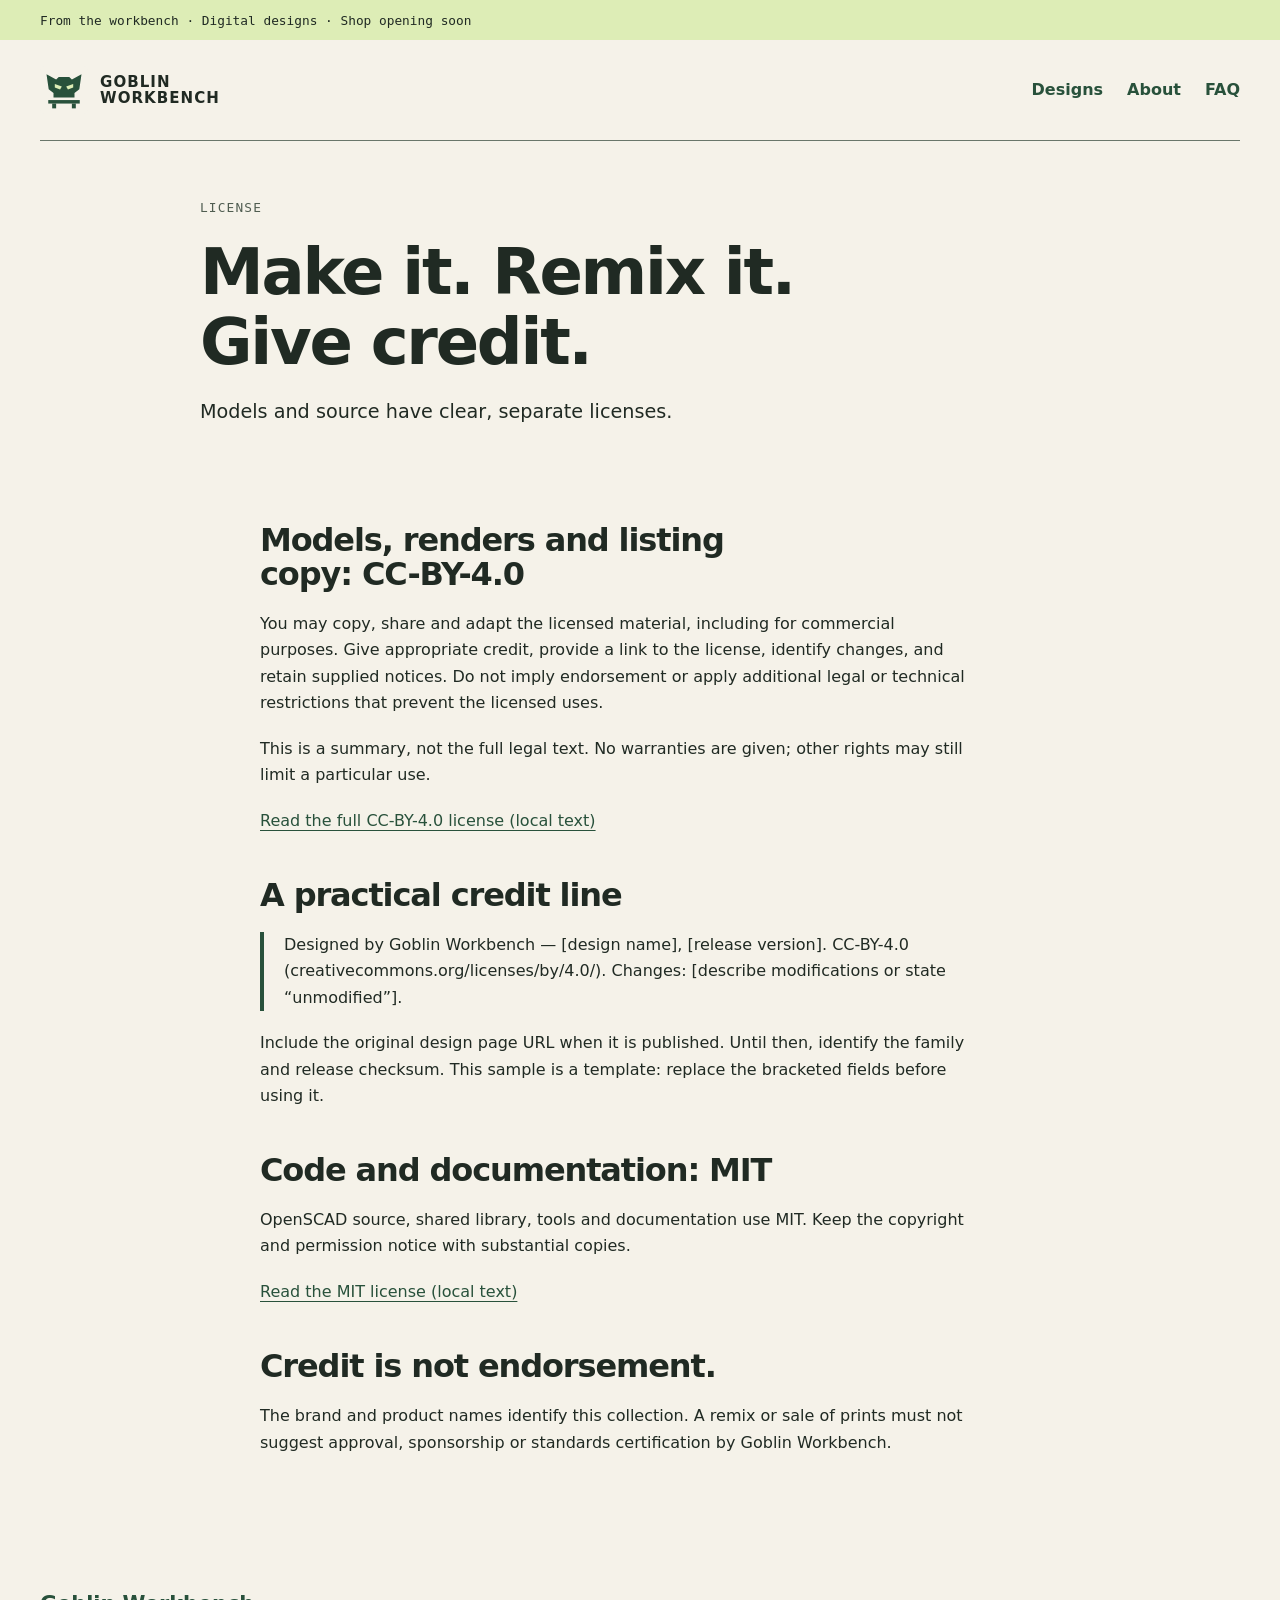
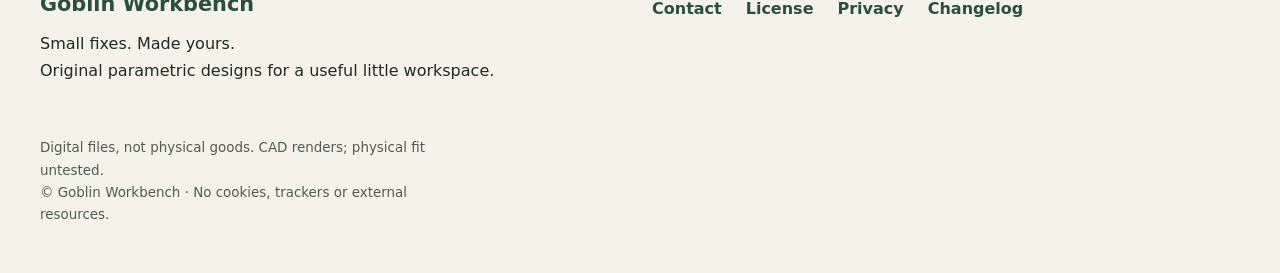
<file: license/index.html>
<!doctype html>
<html lang="en">
<head>
  <meta charset="utf-8">
  <meta name="viewport" content="width=device-width, initial-scale=1">
  <meta http-equiv="Content-Security-Policy" content="default-src 'none'; img-src 'self'; style-src 'self'; font-src 'none'; script-src 'none'; connect-src 'none'; object-src 'none'; base-uri 'none'; form-action 'none'; media-src 'none'; frame-src 'none'">
  <meta name="referrer" content="no-referrer">
  <meta name="color-scheme" content="light dark">
  <meta name="description" content="CC-BY-4.0 for model geometry and renders. MIT for editable source and documentation.">
  <meta name="robots" content="index, follow">
  <title>License · Goblin Workbench</title>
  <link rel="canonical" href="https://goblinworkbench.com/license/">
  <meta property="og:type" content="website">
  <meta property="og:site_name" content="Goblin Workbench">
  <meta property="og:title" content="License · Goblin Workbench">
  <meta property="og:description" content="CC-BY-4.0 for model geometry and renders. MIT for editable source and documentation.">
  <meta property="og:url" content="https://goblinworkbench.com/license/">
  <meta property="og:image" content="https://goblinworkbench.com/assets/og/license.png">
  <meta property="og:image:width" content="1200">
  <meta property="og:image:height" content="630">
  <meta property="og:image:alt" content="Goblin Workbench — Make remix credit">
  <meta name="twitter:card" content="summary_large_image">
  <meta name="twitter:title" content="License · Goblin Workbench">
  <meta name="twitter:description" content="CC-BY-4.0 for model geometry and renders. MIT for editable source and documentation.">
  <meta name="twitter:image" content="https://goblinworkbench.com/assets/og/license.png">
  <meta name="twitter:image:alt" content="Goblin Workbench — Make remix credit">
  <link rel="icon" type="image/png" sizes="16x16" href="../assets/brand/favicon-16.png">
  <link rel="icon" type="image/png" sizes="32x32" href="../assets/brand/favicon-32.png">
  <link rel="apple-touch-icon" sizes="180x180" href="../assets/brand/favicon-180.png">
  <link rel="stylesheet" href="../assets/tokens.css">
  <link rel="stylesheet" href="../assets/site.css">
</head>
<body>
<a class="skip" href="#main">Skip to content</a>
<header>
<div class="draft-strip"><div class="wrap">From the workbench · Digital designs · Shop opening soon</div></div>
<div class="masthead wrap">
  <a class="brand" href="../index.html"><img src="../assets/brand/mark.svg" width="48" height="48" alt=""><span>GOBLIN<br>WORKBENCH</span></a>
  <nav aria-label="Main"><a href="../shop/index.html">Designs</a><a href="../about-the-workbench/index.html">About</a><a href="../faq/index.html">FAQ</a></nav>
</div>
</header>
<main id="main" tabindex="-1">
<div class="page-heading wrap"><p class="eyebrow">LICENSE</p><h1>Make it. Remix it. Give credit.</h1><p class="intro">Models and source have clear, separate licenses.</p></div><div class="reading wrap"><h2>Models, renders and listing copy: CC-BY-4.0</h2><p>You may copy, share and adapt the licensed material, including for commercial purposes. Give appropriate credit, provide a link to the license, identify changes, and retain supplied notices. Do not imply endorsement or apply additional legal or technical restrictions that prevent the licensed uses.</p><p>This is a summary, not the full legal text. No warranties are given; other rights may still limit a particular use.</p><p><a href="../assets/licenses/CC-BY-4.0.txt">Read the full CC-BY-4.0 license (local text)</a></p><h2>A practical credit line</h2><p class="attribution">Designed by Goblin Workbench — [design name], [release version]. CC-BY-4.0 (creativecommons.org/licenses/by/4.0/). Changes: [describe modifications or state “unmodified”].</p><p>Include the original design page URL when it is published. Until then, identify the family and release checksum. This sample is a template: replace the bracketed fields before using it.</p><h2>Code and documentation: MIT</h2><p>OpenSCAD source, shared library, tools and documentation use MIT. Keep the copyright and permission notice with substantial copies.</p><p><a href="../assets/licenses/MIT.txt">Read the MIT license (local text)</a></p><h2>Credit is not endorsement.</h2><p>The brand and product names identify this collection. A remix or sale of prints must not suggest approval, sponsorship or standards certification by Goblin Workbench.</p></div>
</main>
<footer class="footer wrap">
  <div><a class="footer-brand" href="../index.html">Goblin Workbench</a><p>Small fixes. Made yours.<br>Original parametric designs for a useful little workspace.</p></div>
  <nav aria-label="Footer"><a href="../contact/index.html">Contact</a><a href="../license/index.html">License</a><a href="../privacy/index.html">Privacy</a><a href="../changelog/index.html">Changelog</a></nav>
  <p class="fine">Digital files, not physical goods. CAD renders; physical fit untested.<br>© Goblin Workbench · No cookies, trackers or external resources.</p>
</footer>
</body>
</html>
</file>
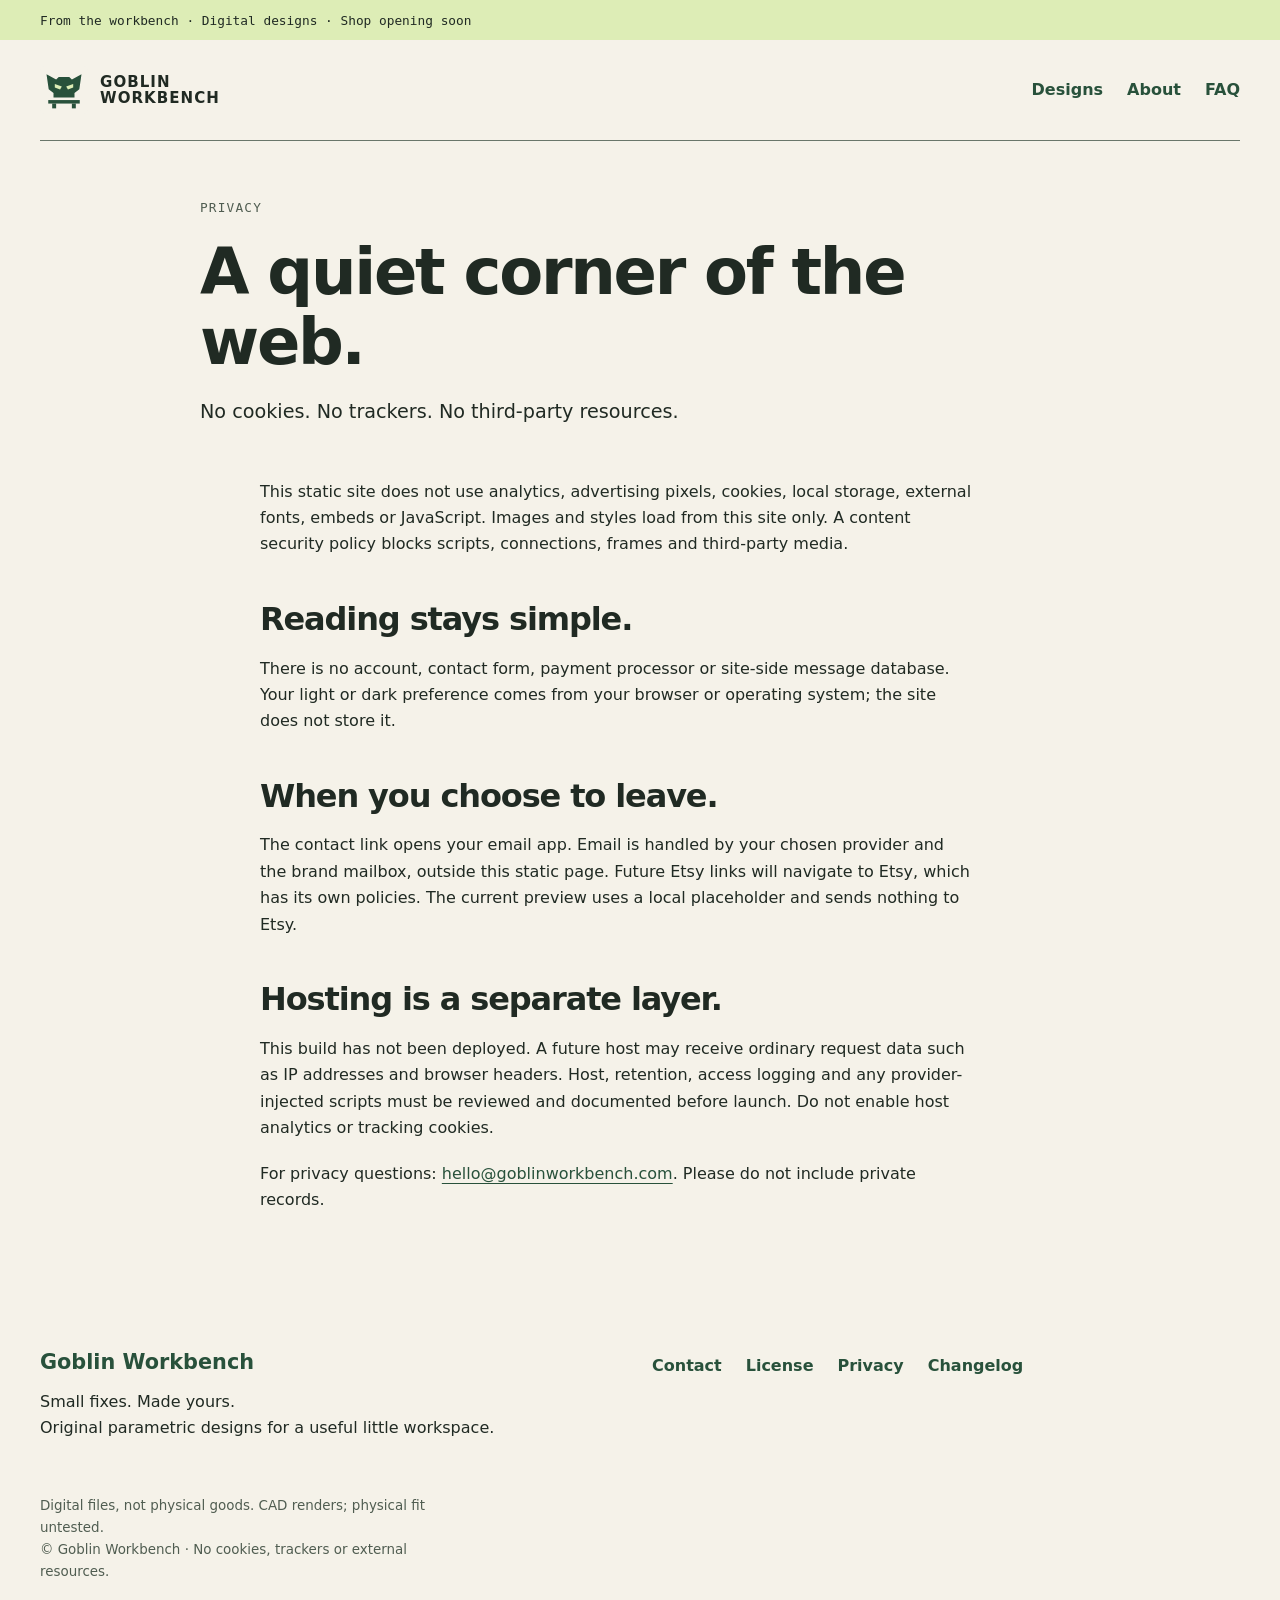
<file: privacy/index.html>
<!doctype html>
<html lang="en">
<head>
  <meta charset="utf-8">
  <meta name="viewport" content="width=device-width, initial-scale=1">
  <meta http-equiv="Content-Security-Policy" content="default-src 'none'; img-src 'self'; style-src 'self'; font-src 'none'; script-src 'none'; connect-src 'none'; object-src 'none'; base-uri 'none'; form-action 'none'; media-src 'none'; frame-src 'none'">
  <meta name="referrer" content="no-referrer">
  <meta name="color-scheme" content="light dark">
  <meta name="description" content="No cookies, trackers, external fonts or third-party resources in this static site.">
  <meta name="robots" content="index, follow">
  <title>Privacy · Goblin Workbench</title>
  <link rel="canonical" href="https://goblinworkbench.com/privacy/">
  <meta property="og:type" content="website">
  <meta property="og:site_name" content="Goblin Workbench">
  <meta property="og:title" content="Privacy · Goblin Workbench">
  <meta property="og:description" content="No cookies, trackers, external fonts or third-party resources in this static site.">
  <meta property="og:url" content="https://goblinworkbench.com/privacy/">
  <meta property="og:image" content="https://goblinworkbench.com/assets/og/privacy.png">
  <meta property="og:image:width" content="1200">
  <meta property="og:image:height" content="630">
  <meta property="og:image:alt" content="Goblin Workbench — A quiet corner">
  <meta name="twitter:card" content="summary_large_image">
  <meta name="twitter:title" content="Privacy · Goblin Workbench">
  <meta name="twitter:description" content="No cookies, trackers, external fonts or third-party resources in this static site.">
  <meta name="twitter:image" content="https://goblinworkbench.com/assets/og/privacy.png">
  <meta name="twitter:image:alt" content="Goblin Workbench — A quiet corner">
  <link rel="icon" type="image/png" sizes="16x16" href="../assets/brand/favicon-16.png">
  <link rel="icon" type="image/png" sizes="32x32" href="../assets/brand/favicon-32.png">
  <link rel="apple-touch-icon" sizes="180x180" href="../assets/brand/favicon-180.png">
  <link rel="stylesheet" href="../assets/tokens.css">
  <link rel="stylesheet" href="../assets/site.css">
</head>
<body>
<a class="skip" href="#main">Skip to content</a>
<header>
<div class="draft-strip"><div class="wrap">From the workbench · Digital designs · Shop opening soon</div></div>
<div class="masthead wrap">
  <a class="brand" href="../index.html"><img src="../assets/brand/mark.svg" width="48" height="48" alt=""><span>GOBLIN<br>WORKBENCH</span></a>
  <nav aria-label="Main"><a href="../shop/index.html">Designs</a><a href="../about-the-workbench/index.html">About</a><a href="../faq/index.html">FAQ</a></nav>
</div>
</header>
<main id="main" tabindex="-1">
<div class="page-heading wrap"><p class="eyebrow">PRIVACY</p><h1>A quiet corner of the web.</h1><p class="intro">No cookies. No trackers. No third-party resources.</p></div><div class="reading wrap"><p>This static site does not use analytics, advertising pixels, cookies, local storage, external fonts, embeds or JavaScript. Images and styles load from this site only. A content security policy blocks scripts, connections, frames and third-party media.</p><h2>Reading stays simple.</h2><p>There is no account, contact form, payment processor or site-side message database. Your light or dark preference comes from your browser or operating system; the site does not store it.</p><h2>When you choose to leave.</h2><p>The contact link opens your email app. Email is handled by your chosen provider and the brand mailbox, outside this static page. Future Etsy links will navigate to Etsy, which has its own policies. The current preview uses a local placeholder and sends nothing to Etsy.</p><h2>Hosting is a separate layer.</h2><p>This build has not been deployed. A future host may receive ordinary request data such as IP addresses and browser headers. Host, retention, access logging and any provider-injected scripts must be reviewed and documented before launch. Do not enable host analytics or tracking cookies.</p><p>For privacy questions: <a href="mailto:hello@goblinworkbench.com">hello@goblinworkbench.com</a>. Please do not include private records.</p></div>
</main>
<footer class="footer wrap">
  <div><a class="footer-brand" href="../index.html">Goblin Workbench</a><p>Small fixes. Made yours.<br>Original parametric designs for a useful little workspace.</p></div>
  <nav aria-label="Footer"><a href="../contact/index.html">Contact</a><a href="../license/index.html">License</a><a href="../privacy/index.html">Privacy</a><a href="../changelog/index.html">Changelog</a></nav>
  <p class="fine">Digital files, not physical goods. CAD renders; physical fit untested.<br>© Goblin Workbench · No cookies, trackers or external resources.</p>
</footer>
</body>
</html>
</file>
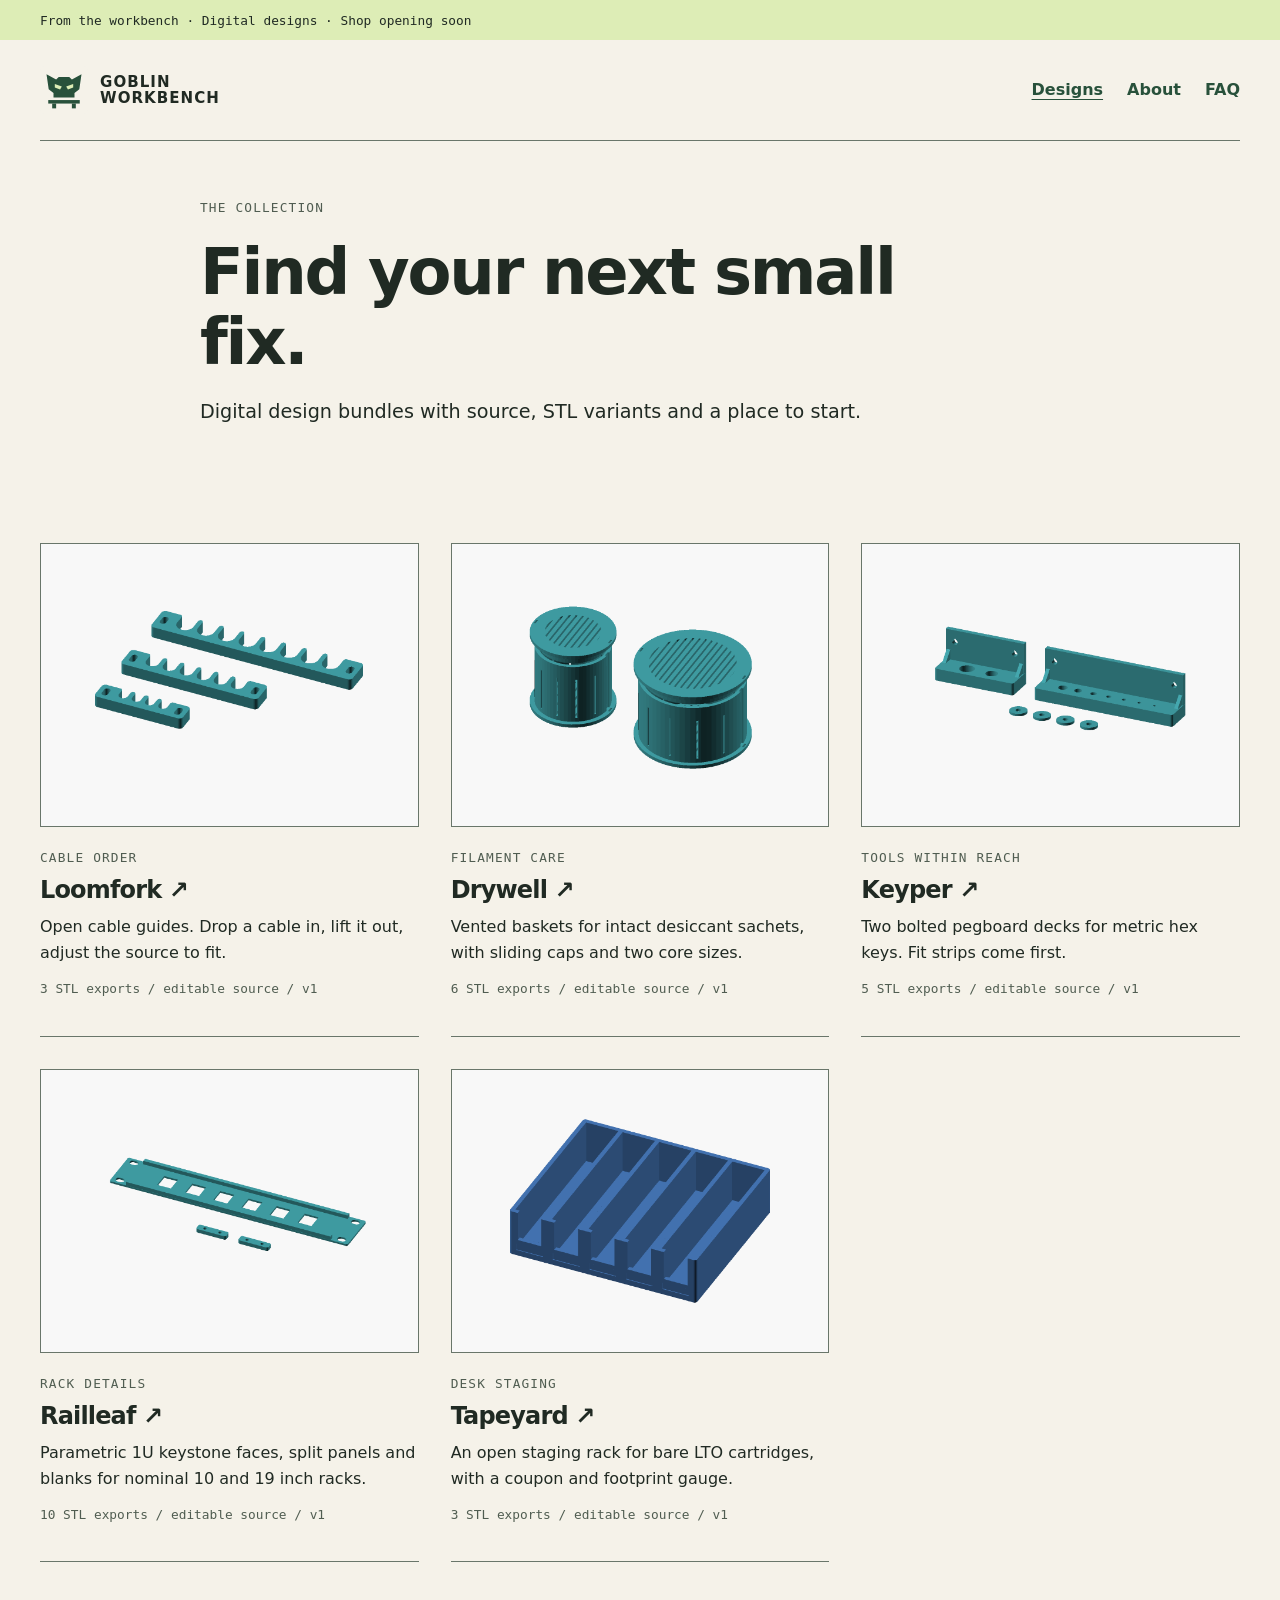
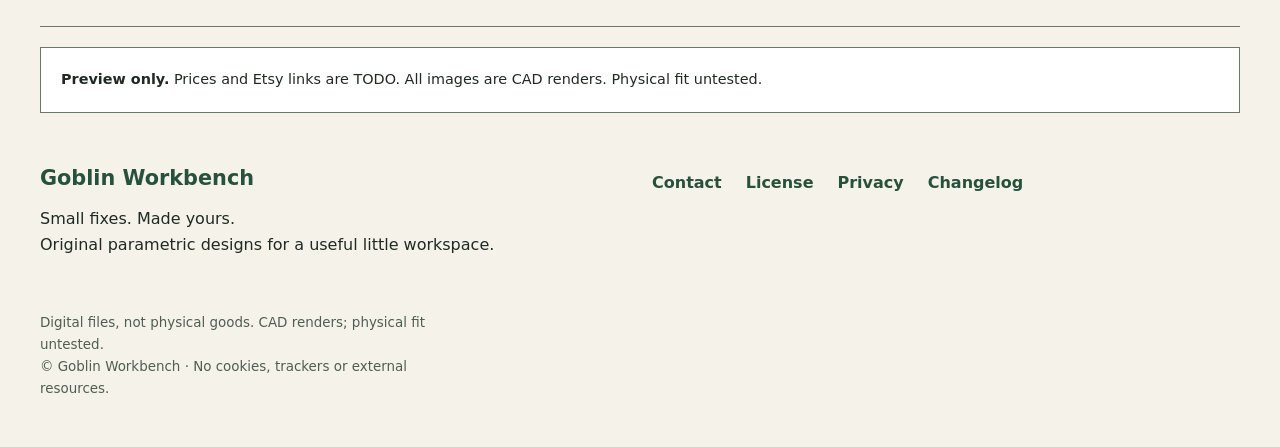
<file: shop/index.html>
<!doctype html>
<html lang="en">
<head>
  <meta charset="utf-8">
  <meta name="viewport" content="width=device-width, initial-scale=1">
  <meta http-equiv="Content-Security-Policy" content="default-src 'none'; img-src 'self'; style-src 'self'; font-src 'none'; script-src 'none'; connect-src 'none'; object-src 'none'; base-uri 'none'; form-action 'none'; media-src 'none'; frame-src 'none'">
  <meta name="referrer" content="no-referrer">
  <meta name="color-scheme" content="light dark">
  <meta name="description" content="Five original design families for cables, filament, tools, racks and desk staging.">
  <meta name="robots" content="index, follow">
  <title>Shop the designs · Goblin Workbench</title>
  <link rel="canonical" href="https://goblinworkbench.com/shop/">
  <meta property="og:type" content="website">
  <meta property="og:site_name" content="Goblin Workbench">
  <meta property="og:title" content="Shop the designs · Goblin Workbench">
  <meta property="og:description" content="Five original design families for cables, filament, tools, racks and desk staging.">
  <meta property="og:url" content="https://goblinworkbench.com/shop/">
  <meta property="og:image" content="https://goblinworkbench.com/assets/og/shop.png">
  <meta property="og:image:width" content="1200">
  <meta property="og:image:height" content="630">
  <meta property="og:image:alt" content="Goblin Workbench — The collection">
  <meta name="twitter:card" content="summary_large_image">
  <meta name="twitter:title" content="Shop the designs · Goblin Workbench">
  <meta name="twitter:description" content="Five original design families for cables, filament, tools, racks and desk staging.">
  <meta name="twitter:image" content="https://goblinworkbench.com/assets/og/shop.png">
  <meta name="twitter:image:alt" content="Goblin Workbench — The collection">
  <link rel="icon" type="image/png" sizes="16x16" href="../assets/brand/favicon-16.png">
  <link rel="icon" type="image/png" sizes="32x32" href="../assets/brand/favicon-32.png">
  <link rel="apple-touch-icon" sizes="180x180" href="../assets/brand/favicon-180.png">
  <link rel="stylesheet" href="../assets/tokens.css">
  <link rel="stylesheet" href="../assets/site.css">
</head>
<body>
<a class="skip" href="#main">Skip to content</a>
<header>
<div class="draft-strip"><div class="wrap">From the workbench · Digital designs · Shop opening soon</div></div>
<div class="masthead wrap">
  <a class="brand" href="../index.html"><img src="../assets/brand/mark.svg" width="48" height="48" alt=""><span>GOBLIN<br>WORKBENCH</span></a>
  <nav aria-label="Main"><a href="../shop/index.html" aria-current="page">Designs</a><a href="../about-the-workbench/index.html">About</a><a href="../faq/index.html">FAQ</a></nav>
</div>
</header>
<main id="main" tabindex="-1">
<div class="page-heading wrap"><p class="eyebrow">THE COLLECTION</p><h1>Find your next small fix.</h1><p class="intro">Digital design bundles with source, STL variants and a place to start.</p></div><section class="section wrap"><div class="cards"><article class="card"><a class="card-link" href="../shop/cable-comb/index.html"><img src="../assets/products/cable-comb/kit-front.png" width="1280" height="960" loading="lazy" alt="Loomfork design set, CAD render"><p class="eyebrow">Cable order</p><h2>Loomfork <span aria-hidden="true">↗</span></h2></a><p>Open cable guides. Drop a cable in, lift it out, adjust the source to fit.</p><p class="card-meta">3 STL exports / editable source / v1</p></article>
<article class="card"><a class="card-link" href="../shop/desiccant-hub/index.html"><img src="../assets/products/desiccant-hub/kit-front.png" width="1280" height="960" loading="lazy" alt="Drywell design set, CAD render"><p class="eyebrow">Filament care</p><h2>Drywell <span aria-hidden="true">↗</span></h2></a><p>Vented baskets for intact desiccant sachets, with sliding caps and two core sizes.</p><p class="card-meta">6 STL exports / editable source / v1</p></article>
<article class="card"><a class="card-link" href="../shop/hex-keys/index.html"><img src="../assets/products/hex-keys/kit-rear.png" width="1280" height="960" loading="lazy" alt="Keyper design set, CAD render"><p class="eyebrow">Tools within reach</p><h2>Keyper <span aria-hidden="true">↗</span></h2></a><p>Two bolted pegboard decks for metric hex keys. Fit strips come first.</p><p class="card-meta">5 STL exports / editable source / v1</p></article>
<article class="card"><a class="card-link" href="../shop/rack-panel/index.html"><img src="../assets/products/rack-panel/kit-front.png" width="1280" height="960" loading="lazy" alt="Railleaf design set, CAD render"><p class="eyebrow">Rack details</p><h2>Railleaf <span aria-hidden="true">↗</span></h2></a><p>Parametric 1U keystone faces, split panels and blanks for nominal 10 and 19 inch racks.</p><p class="card-meta">10 STL exports / editable source / v1</p></article>
<article class="card"><a class="card-link" href="../shop/lto-organizer/index.html"><img src="../assets/products/lto-organizer/kit-front.png" width="1280" height="960" loading="lazy" alt="Tapeyard design set, CAD render"><p class="eyebrow">Desk staging</p><h2>Tapeyard <span aria-hidden="true">↗</span></h2></a><p>An open staging rack for bare LTO cartridges, with a coupon and footprint gauge.</p><p class="card-meta">3 STL exports / editable source / v1</p></article></div></section><div class="wrap notice"><strong>Preview only.</strong> Prices and Etsy links are TODO. All images are CAD renders. Physical fit untested.</div>
</main>
<footer class="footer wrap">
  <div><a class="footer-brand" href="../index.html">Goblin Workbench</a><p>Small fixes. Made yours.<br>Original parametric designs for a useful little workspace.</p></div>
  <nav aria-label="Footer"><a href="../contact/index.html">Contact</a><a href="../license/index.html">License</a><a href="../privacy/index.html">Privacy</a><a href="../changelog/index.html">Changelog</a></nav>
  <p class="fine">Digital files, not physical goods. CAD renders; physical fit untested.<br>© Goblin Workbench · No cookies, trackers or external resources.</p>
</footer>
</body>
</html>
</file>
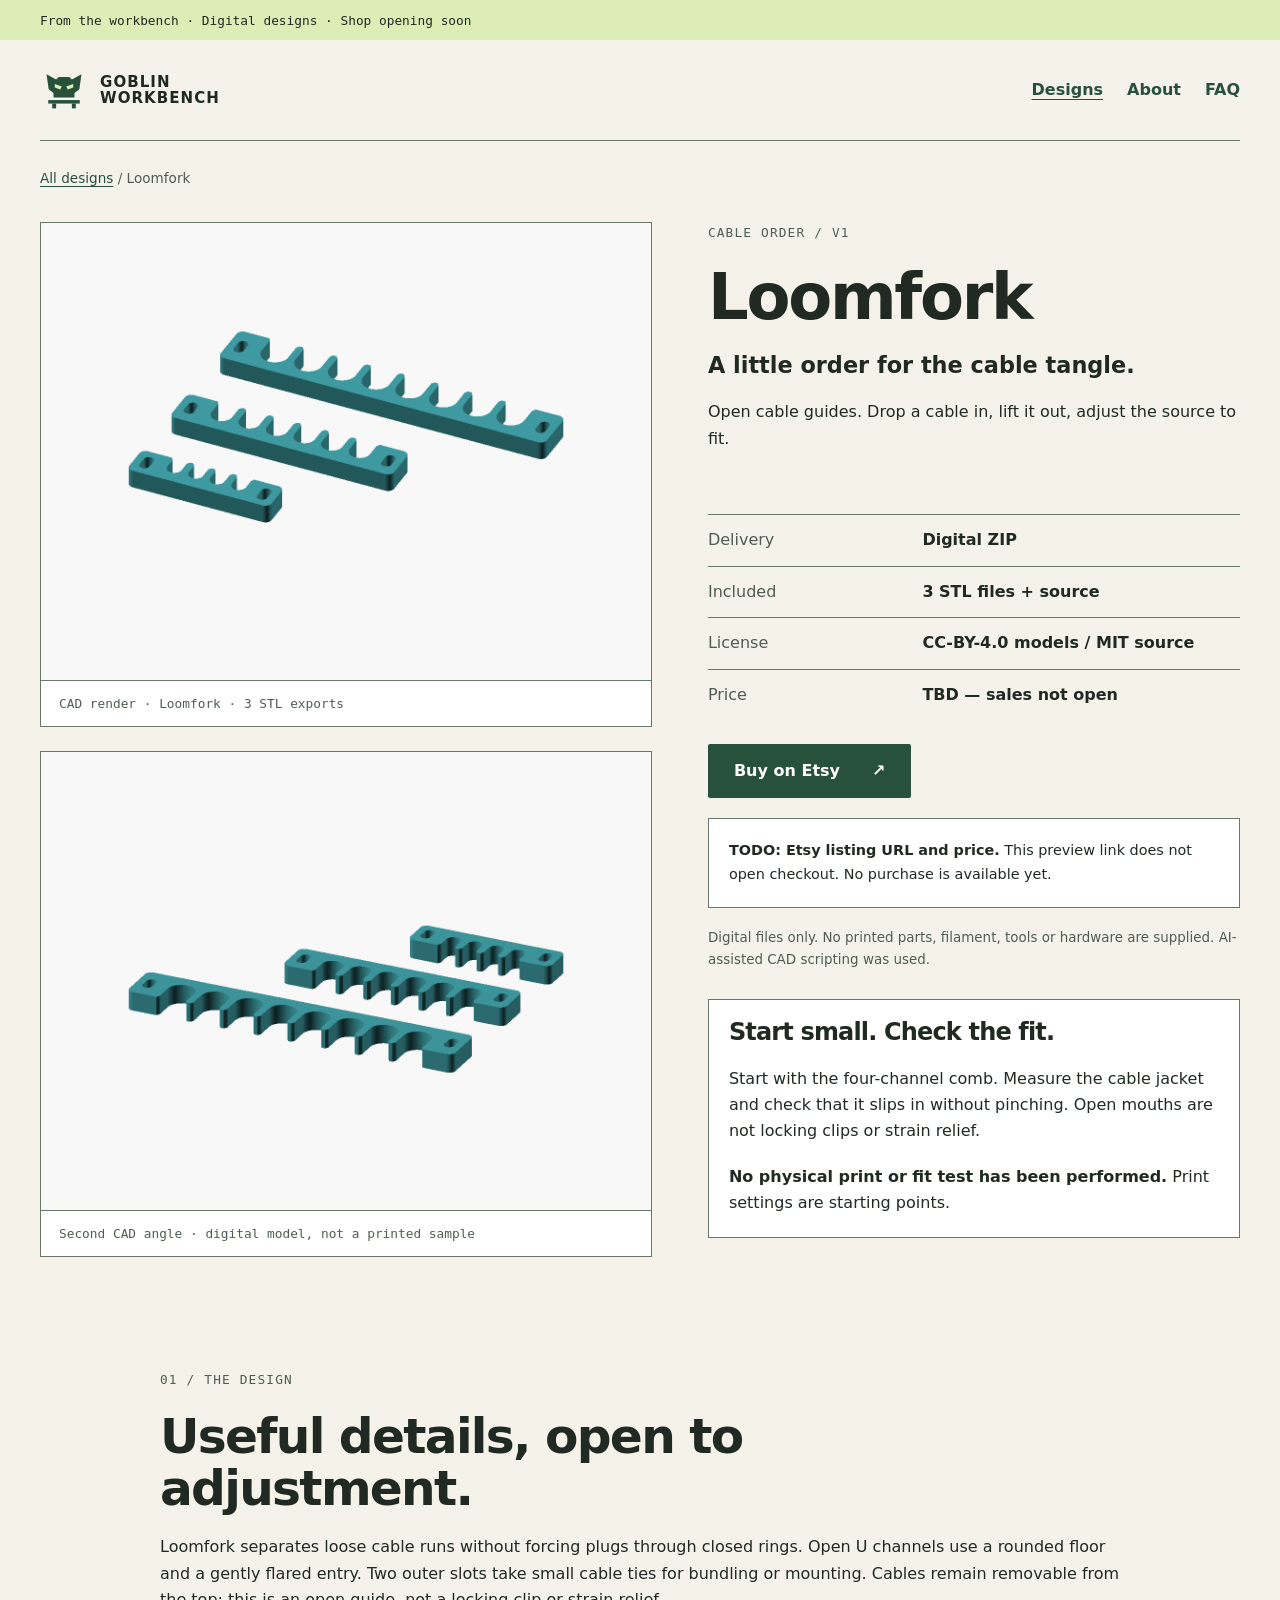
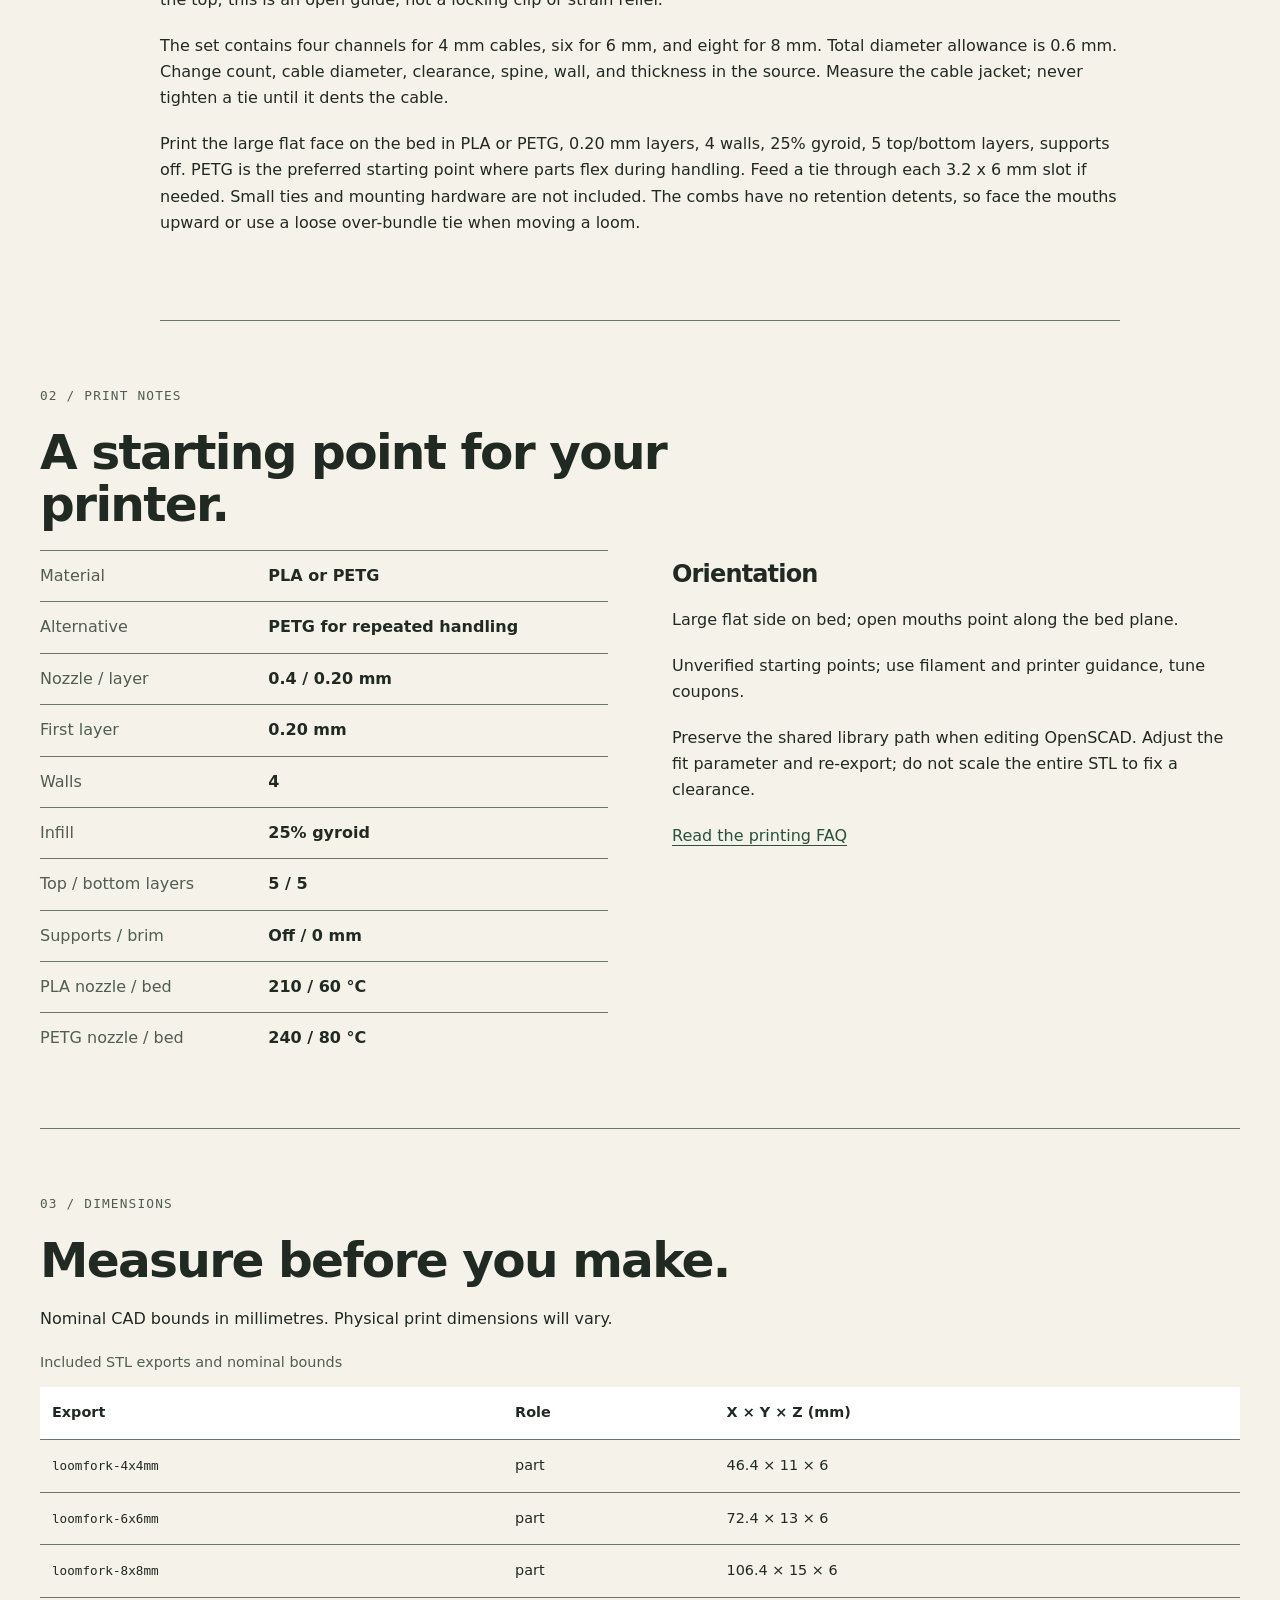
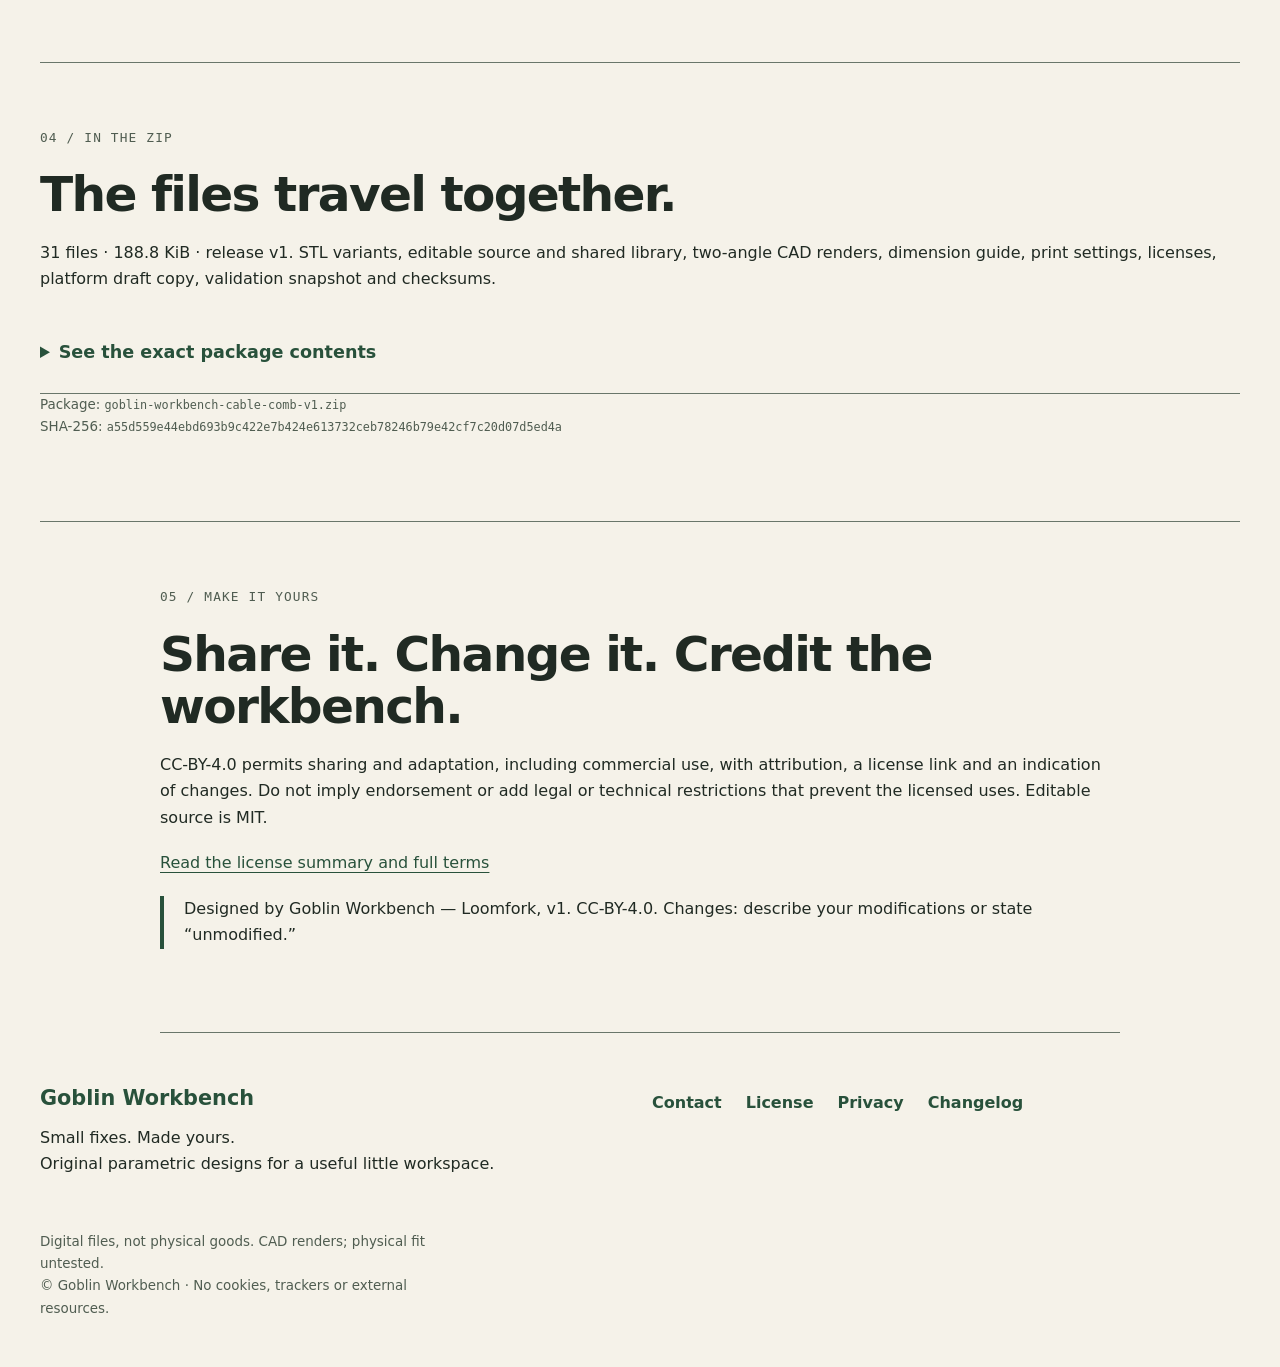
<file: shop/cable-comb/index.html>
<!doctype html>
<html lang="en">
<head>
  <meta charset="utf-8">
  <meta name="viewport" content="width=device-width, initial-scale=1">
  <meta http-equiv="Content-Security-Policy" content="default-src 'none'; img-src 'self'; style-src 'self'; font-src 'none'; script-src 'none'; connect-src 'none'; object-src 'none'; base-uri 'none'; form-action 'none'; media-src 'none'; frame-src 'none'">
  <meta name="referrer" content="no-referrer">
  <meta name="color-scheme" content="light dark">
  <meta name="description" content="Open cable guides. Drop a cable in, lift it out, adjust the source to fit. Digital files only; physical fit untested.">
  <meta name="robots" content="index, follow">
  <title>Loomfork — Open Cable Comb Set 4/6/8mm · Goblin Workbench</title>
  <link rel="canonical" href="https://goblinworkbench.com/shop/cable-comb/">
  <meta property="og:type" content="website">
  <meta property="og:site_name" content="Goblin Workbench">
  <meta property="og:title" content="Loomfork — Open Cable Comb Set 4/6/8mm · Goblin Workbench">
  <meta property="og:description" content="Open cable guides. Drop a cable in, lift it out, adjust the source to fit. Digital files only; physical fit untested.">
  <meta property="og:url" content="https://goblinworkbench.com/shop/cable-comb/">
  <meta property="og:image" content="https://goblinworkbench.com/assets/og/shop-cable-comb.png">
  <meta property="og:image:width" content="1200">
  <meta property="og:image:height" content="630">
  <meta property="og:image:alt" content="Goblin Workbench — Loomfork">
  <meta name="twitter:card" content="summary_large_image">
  <meta name="twitter:title" content="Loomfork — Open Cable Comb Set 4/6/8mm · Goblin Workbench">
  <meta name="twitter:description" content="Open cable guides. Drop a cable in, lift it out, adjust the source to fit. Digital files only; physical fit untested.">
  <meta name="twitter:image" content="https://goblinworkbench.com/assets/og/shop-cable-comb.png">
  <meta name="twitter:image:alt" content="Goblin Workbench — Loomfork">
  <link rel="icon" type="image/png" sizes="16x16" href="../../assets/brand/favicon-16.png">
  <link rel="icon" type="image/png" sizes="32x32" href="../../assets/brand/favicon-32.png">
  <link rel="apple-touch-icon" sizes="180x180" href="../../assets/brand/favicon-180.png">
  <link rel="stylesheet" href="../../assets/tokens.css">
  <link rel="stylesheet" href="../../assets/site.css">
</head>
<body>
<a class="skip" href="#main">Skip to content</a>
<header>
<div class="draft-strip"><div class="wrap">From the workbench · Digital designs · Shop opening soon</div></div>
<div class="masthead wrap">
  <a class="brand" href="../../index.html"><img src="../../assets/brand/mark.svg" width="48" height="48" alt=""><span>GOBLIN<br>WORKBENCH</span></a>
  <nav aria-label="Main"><a href="../../shop/index.html" aria-current="page">Designs</a><a href="../../about-the-workbench/index.html">About</a><a href="../../faq/index.html">FAQ</a></nav>
</div>
</header>
<main id="main" tabindex="-1">
<div class="wrap breadcrumb"><a href="../../shop/index.html">All designs</a><span aria-hidden="true"> / </span><span>Loomfork</span></div>
<section class="product-hero wrap">
  <div class="product-heading"><p class="eyebrow">Cable order / v1</p><h1>Loomfork</h1><p class="product-headline">A little order for the cable tangle.</p><p>Open cable guides. Drop a cable in, lift it out, adjust the source to fit.</p></div>
  <div class="product-media">
    <figure class="render"><img src="../../assets/products/cable-comb/kit-front.png" width="1280" height="960" alt="Loomfork complete design set, CAD render" fetchpriority="high"><figcaption>CAD render · Loomfork · 3 STL exports</figcaption></figure>
    <figure class="render secondary-render"><img src="../../assets/products/cable-comb/kit-rear.png" width="1280" height="960" alt="Loomfork from the opposite angle, CAD render" loading="lazy"><figcaption>Second CAD angle · digital model, not a printed sample</figcaption></figure>
  </div>
  <div class="product-copy">
    <dl class="quick-specs"><div><dt>Delivery</dt><dd>Digital ZIP</dd></div><div><dt>Included</dt><dd>3 STL files + source</dd></div><div><dt>License</dt><dd>CC-BY-4.0 models / MIT source</dd></div><div><dt>Price</dt><dd>TBD — sales not open</dd></div></dl>
    <a class="button" href="#etsy-TBD" aria-describedby="etsy-TBD">Buy on Etsy <span aria-hidden="true">↗</span></a>
    <p class="notice" id="etsy-TBD"><strong>TODO: Etsy listing URL and price.</strong> This preview link does not open checkout. No purchase is available yet.</p>
    <p class="fine">Digital files only. No printed parts, filament, tools or hardware are supplied. AI-assisted CAD scripting was used.</p>
    <div class="fit-note"><h2>Start small. Check the fit.</h2><p>Start with the four-channel comb. Measure the cable jacket and check that it slips in without pinching. Open mouths are not locking clips or strain relief.</p><p><strong>No physical print or fit test has been performed.</strong> Print settings are starting points.</p></div>
  </div>
</section>
<section class="section wrap reading-wide"><p class="eyebrow">01 / THE DESIGN</p><h2>Useful details, open to adjustment.</h2><p>Loomfork separates loose cable runs without forcing plugs through closed rings. Open U channels use a rounded floor and a gently flared entry. Two outer slots take small cable ties for bundling or mounting. Cables remain removable from the top; this is an open guide, not a locking clip or strain relief.</p><p>The set contains four channels for 4 mm cables, six for 6 mm, and eight for 8 mm. Total diameter allowance is 0.6 mm. Change count, cable diameter, clearance, spine, wall, and thickness in the source. Measure the cable jacket; never tighten a tie until it dents the cable.</p><p>Print the large flat face on the bed in PLA or PETG, 0.20 mm layers, 4 walls, 25% gyroid, 5 top/bottom layers, supports off. PETG is the preferred starting point where parts flex during handling. Feed a tie through each 3.2 x 6 mm slot if needed. Small ties and mounting hardware are not included. The combs have no retention detents, so face the mouths upward or use a loose over-bundle tie when moving a loom.</p></section>
<section class="section wrap"><p class="eyebrow">02 / PRINT NOTES</p><h2>A starting point for your printer.</h2><div class="spec-layout"><dl class="print-specs"><div><dt>Material</dt><dd>PLA or PETG</dd></div><div><dt>Alternative</dt><dd>PETG for repeated handling</dd></div><div><dt>Nozzle / layer</dt><dd>0.4 / 0.20 mm</dd></div><div><dt>First layer</dt><dd>0.20 mm</dd></div><div><dt>Walls</dt><dd>4</dd></div><div><dt>Infill</dt><dd>25% gyroid</dd></div><div><dt>Top / bottom layers</dt><dd>5 / 5</dd></div><div><dt>Supports / brim</dt><dd>Off / 0 mm</dd></div><div><dt>PLA nozzle / bed</dt><dd>210 / 60 °C</dd></div><div><dt>PETG nozzle / bed</dt><dd>240 / 80 °C</dd></div></dl><div><h3>Orientation</h3><p>Large flat side on bed; open mouths point along the bed plane.</p><p>Unverified starting points; use filament and printer guidance, tune coupons.</p><p>Preserve the shared library path when editing OpenSCAD. Adjust the fit parameter and re-export; do not scale the entire STL to fix a clearance.</p><a href="../../faq/index.html#printing">Read the printing FAQ</a></div></div></section>
<section class="section wrap"><p class="eyebrow">03 / DIMENSIONS</p><h2>Measure before you make.</h2><p>Nominal CAD bounds in millimetres. Physical print dimensions will vary.</p><div class="table-scroll" role="region" aria-label="Loomfork export dimensions" tabindex="0"><table><caption>Included STL exports and nominal bounds</caption><thead><tr><th scope="col">Export</th><th scope="col">Role</th><th scope="col">X × Y × Z (mm)</th></tr></thead><tbody><tr><td><code>loomfork-4x4mm</code></td><td>part</td><td>46.4 × 11 × 6</td></tr>
<tr><td><code>loomfork-6x6mm</code></td><td>part</td><td>72.4 × 13 × 6</td></tr>
<tr><td><code>loomfork-8x8mm</code></td><td>part</td><td>106.4 × 15 × 6</td></tr></tbody></table></div></section>
<section class="section wrap"><p class="eyebrow">04 / IN THE ZIP</p><h2>The files travel together.</h2><p>31 files · 188.8 KiB · release v1. STL variants, editable source and shared library, two-angle CAD renders, dimension guide, print settings, licenses, platform draft copy, validation snapshot and checksums.</p><details><summary>See the exact package contents</summary><ul class="file-list"><li>LICENSE</li><li>README.txt</li><li>SHA256SUMS</li><li>VALIDATION.json</li><li>catalog.json</li><li>designs/cable-comb/README.md</li><li>designs/cable-comb/cable-comb.scad</li><li>designs/cable-comb/dimensions.svg</li><li>designs/cable-comb/listings/makerworld.json</li><li>designs/cable-comb/listings/makerworld.md</li><li>designs/cable-comb/listings/printables.json</li><li>designs/cable-comb/listings/printables.md</li><li>designs/cable-comb/print-settings.json</li><li>designs/cable-comb/renders/kit-front.png</li><li>designs/cable-comb/renders/kit-rear.png</li><li>designs/cable-comb/renders/loomfork-4x4mm-front.png</li><li>designs/cable-comb/renders/loomfork-4x4mm-rear.png</li><li>designs/cable-comb/renders/loomfork-6x6mm-front.png</li><li>designs/cable-comb/renders/loomfork-6x6mm-rear.png</li><li>designs/cable-comb/renders/loomfork-8x8mm-front.png</li><li>designs/cable-comb/renders/loomfork-8x8mm-rear.png</li><li>designs/cable-comb/stl/loomfork-4x4mm.stl</li><li>designs/cable-comb/stl/loomfork-6x6mm.stl</li><li>designs/cable-comb/stl/loomfork-8x8mm.stl</li><li>docs/CC-BY-4.0.txt</li><li>docs/LICENSING.md</li><li>docs/PLATFORM-LIMITS.md</li><li>docs/PRINT-ACCEPTANCE.md</li><li>docs/SOURCES.md</li><li>evidence/platform-limits.json</li><li>lib/common.scad</li></ul></details><p class="fine">Package: <code>goblin-workbench-cable-comb-v1.zip</code><br>SHA-256: <code>a55d559e44ebd693b9c422e7b424e613732ceb78246b79e42cf7c20d07d5ed4a</code></p></section>
<section class="section wrap reading-wide"><p class="eyebrow">05 / MAKE IT YOURS</p><h2>Share it. Change it. Credit the workbench.</h2><p>CC-BY-4.0 permits sharing and adaptation, including commercial use, with attribution, a license link and an indication of changes. Do not imply endorsement or add legal or technical restrictions that prevent the licensed uses. Editable source is MIT.</p><p><a href="../../license/index.html">Read the license summary and full terms</a></p><p class="attribution">Designed by Goblin Workbench — Loomfork, v1. CC-BY-4.0. Changes: describe your modifications or state “unmodified.”</p></section>

</main>
<footer class="footer wrap">
  <div><a class="footer-brand" href="../../index.html">Goblin Workbench</a><p>Small fixes. Made yours.<br>Original parametric designs for a useful little workspace.</p></div>
  <nav aria-label="Footer"><a href="../../contact/index.html">Contact</a><a href="../../license/index.html">License</a><a href="../../privacy/index.html">Privacy</a><a href="../../changelog/index.html">Changelog</a></nav>
  <p class="fine">Digital files, not physical goods. CAD renders; physical fit untested.<br>© Goblin Workbench · No cookies, trackers or external resources.</p>
</footer>
</body>
</html>
</file>
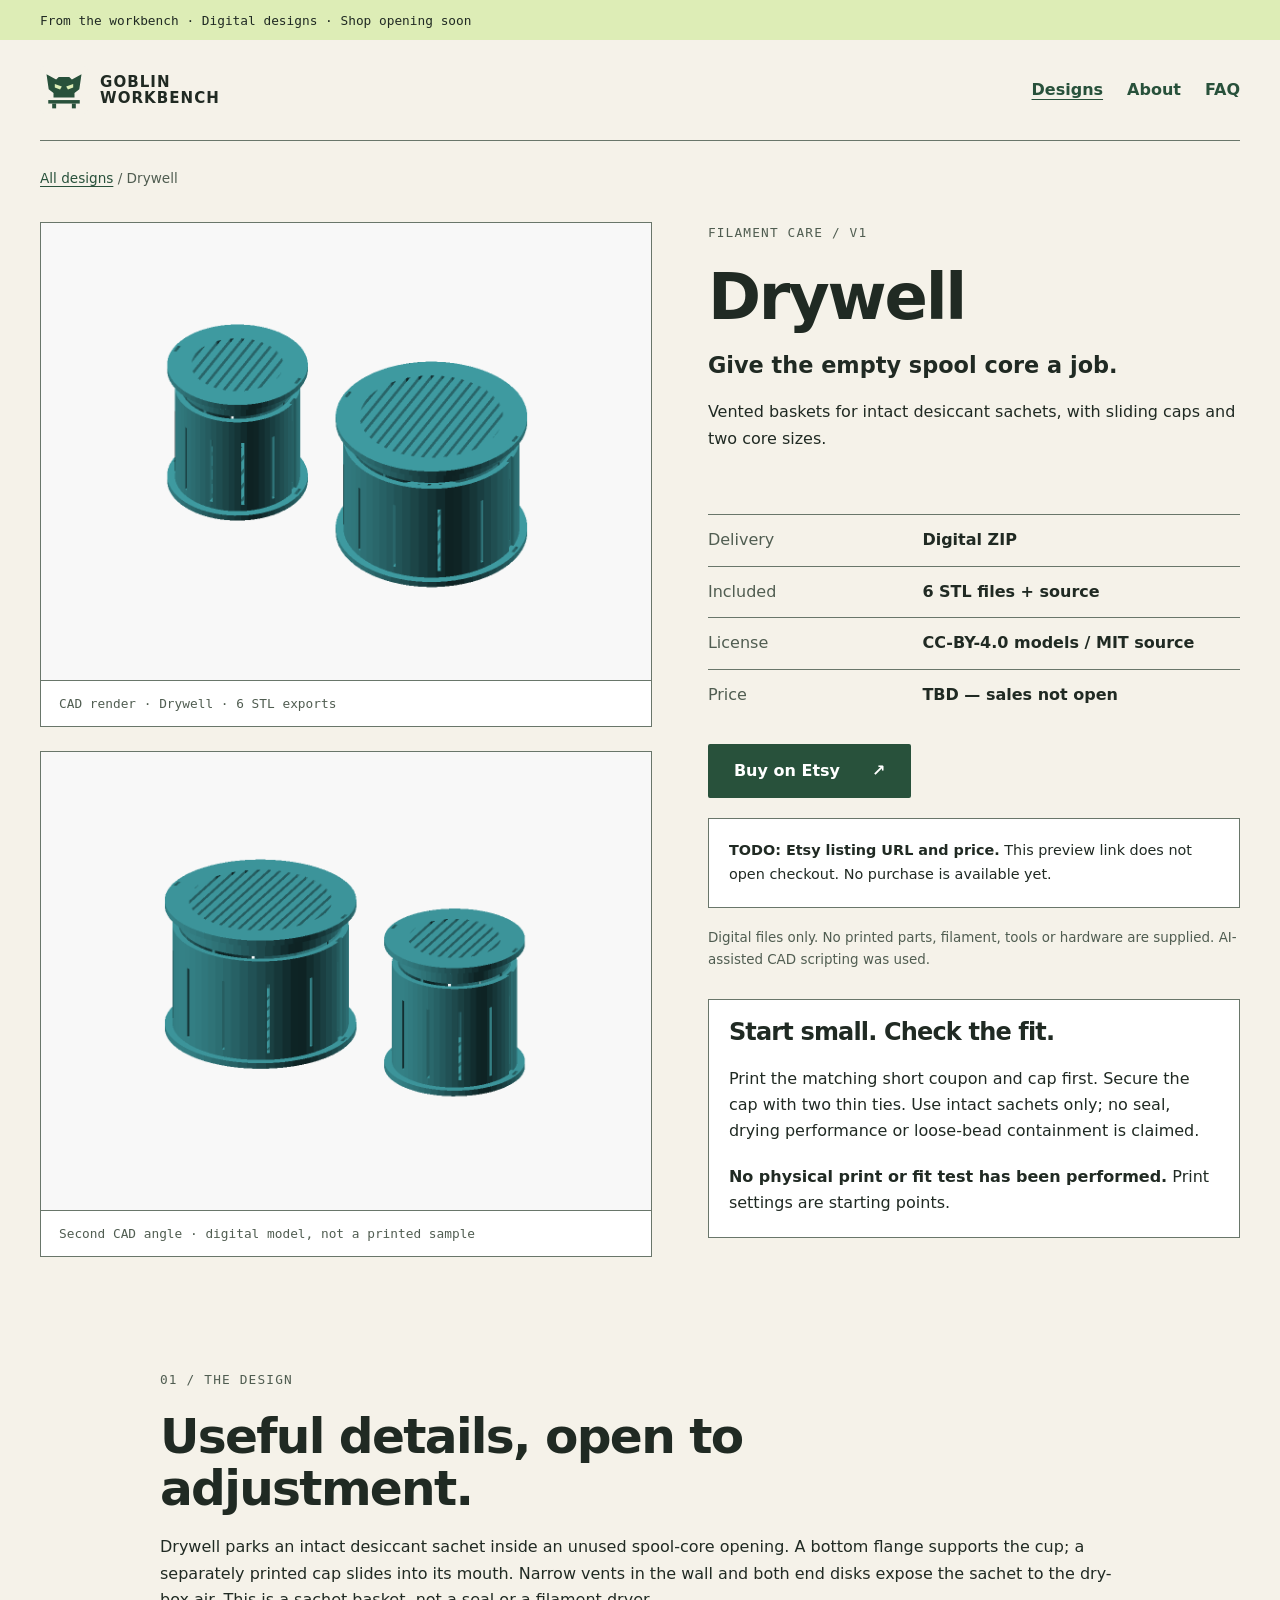
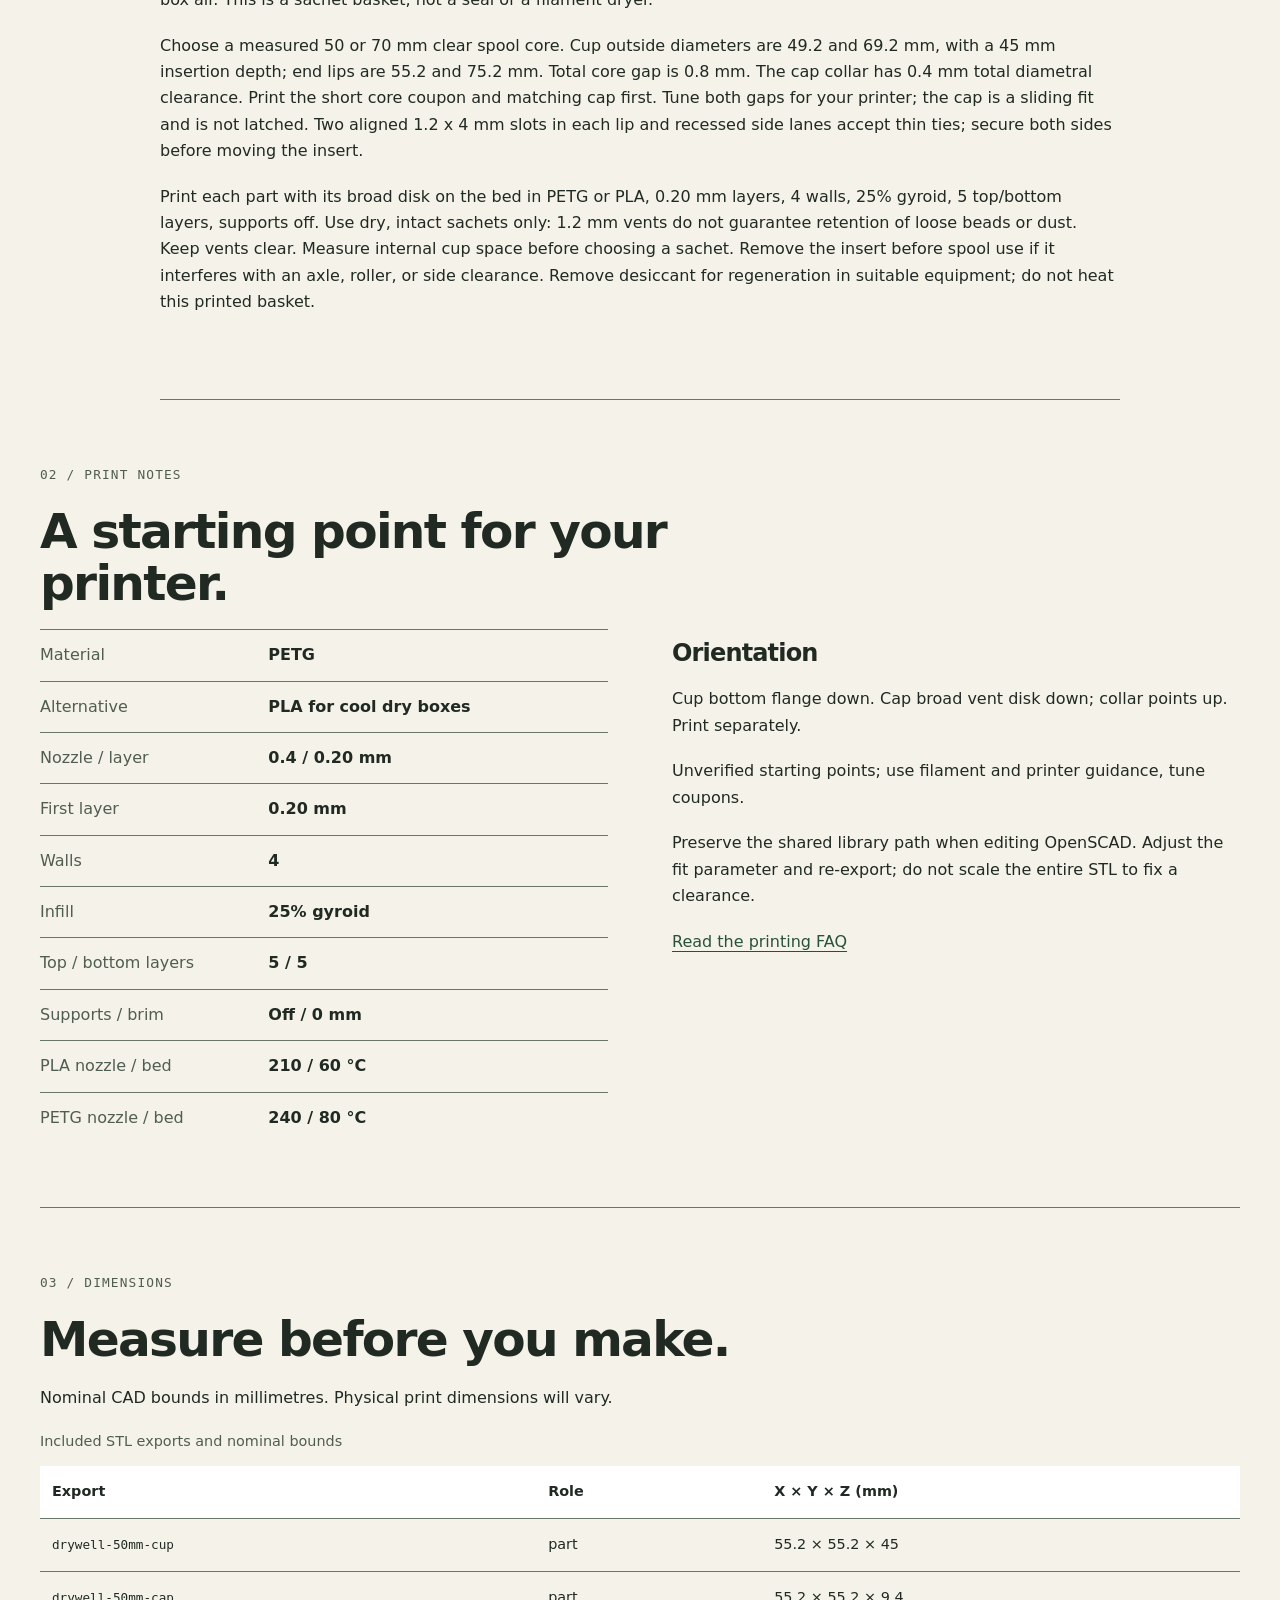
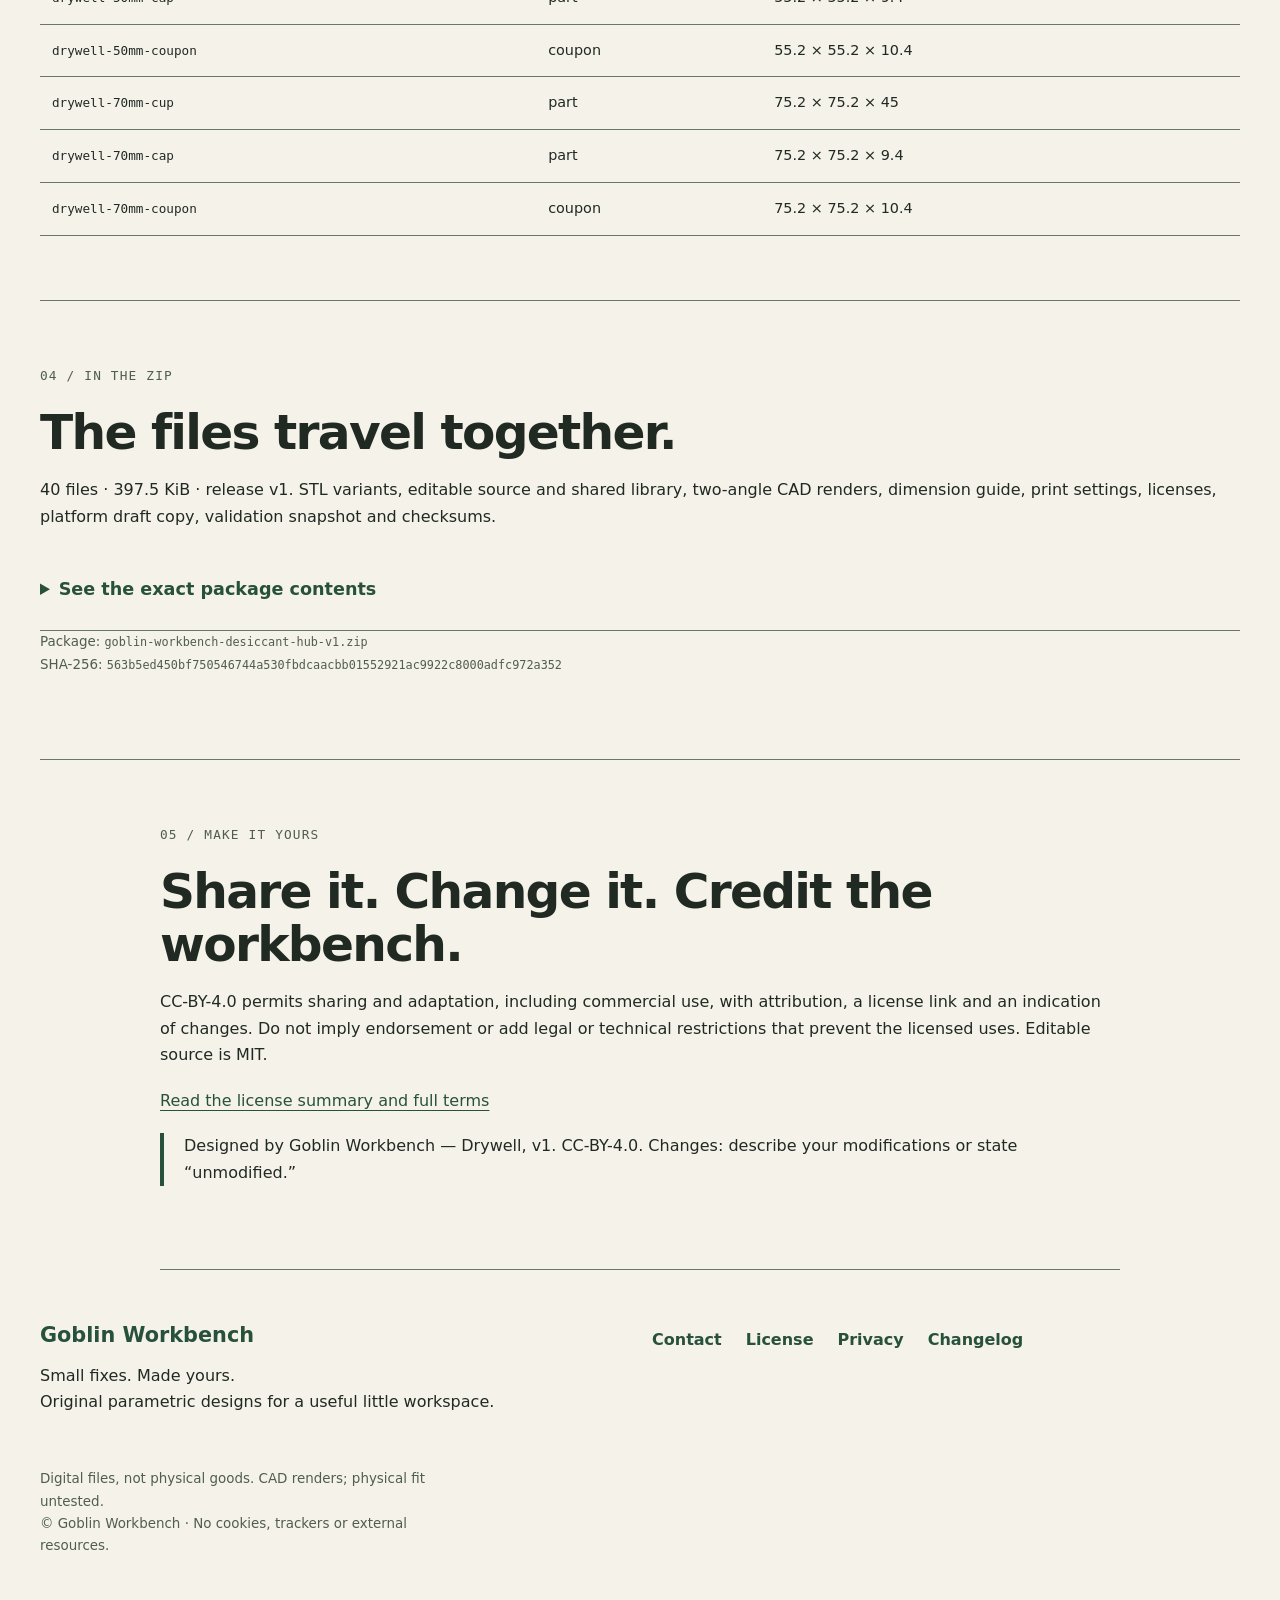
<file: shop/desiccant-hub/index.html>
<!doctype html>
<html lang="en">
<head>
  <meta charset="utf-8">
  <meta name="viewport" content="width=device-width, initial-scale=1">
  <meta http-equiv="Content-Security-Policy" content="default-src 'none'; img-src 'self'; style-src 'self'; font-src 'none'; script-src 'none'; connect-src 'none'; object-src 'none'; base-uri 'none'; form-action 'none'; media-src 'none'; frame-src 'none'">
  <meta name="referrer" content="no-referrer">
  <meta name="color-scheme" content="light dark">
  <meta name="description" content="Vented baskets for intact desiccant sachets, with sliding caps and two core sizes. Digital files only; physical fit untested.">
  <meta name="robots" content="index, follow">
  <title>Drywell — Spool Desiccant Hub Cup 50/70mm · Goblin Workbench</title>
  <link rel="canonical" href="https://goblinworkbench.com/shop/desiccant-hub/">
  <meta property="og:type" content="website">
  <meta property="og:site_name" content="Goblin Workbench">
  <meta property="og:title" content="Drywell — Spool Desiccant Hub Cup 50/70mm · Goblin Workbench">
  <meta property="og:description" content="Vented baskets for intact desiccant sachets, with sliding caps and two core sizes. Digital files only; physical fit untested.">
  <meta property="og:url" content="https://goblinworkbench.com/shop/desiccant-hub/">
  <meta property="og:image" content="https://goblinworkbench.com/assets/og/shop-desiccant-hub.png">
  <meta property="og:image:width" content="1200">
  <meta property="og:image:height" content="630">
  <meta property="og:image:alt" content="Goblin Workbench — Drywell">
  <meta name="twitter:card" content="summary_large_image">
  <meta name="twitter:title" content="Drywell — Spool Desiccant Hub Cup 50/70mm · Goblin Workbench">
  <meta name="twitter:description" content="Vented baskets for intact desiccant sachets, with sliding caps and two core sizes. Digital files only; physical fit untested.">
  <meta name="twitter:image" content="https://goblinworkbench.com/assets/og/shop-desiccant-hub.png">
  <meta name="twitter:image:alt" content="Goblin Workbench — Drywell">
  <link rel="icon" type="image/png" sizes="16x16" href="../../assets/brand/favicon-16.png">
  <link rel="icon" type="image/png" sizes="32x32" href="../../assets/brand/favicon-32.png">
  <link rel="apple-touch-icon" sizes="180x180" href="../../assets/brand/favicon-180.png">
  <link rel="stylesheet" href="../../assets/tokens.css">
  <link rel="stylesheet" href="../../assets/site.css">
</head>
<body>
<a class="skip" href="#main">Skip to content</a>
<header>
<div class="draft-strip"><div class="wrap">From the workbench · Digital designs · Shop opening soon</div></div>
<div class="masthead wrap">
  <a class="brand" href="../../index.html"><img src="../../assets/brand/mark.svg" width="48" height="48" alt=""><span>GOBLIN<br>WORKBENCH</span></a>
  <nav aria-label="Main"><a href="../../shop/index.html" aria-current="page">Designs</a><a href="../../about-the-workbench/index.html">About</a><a href="../../faq/index.html">FAQ</a></nav>
</div>
</header>
<main id="main" tabindex="-1">
<div class="wrap breadcrumb"><a href="../../shop/index.html">All designs</a><span aria-hidden="true"> / </span><span>Drywell</span></div>
<section class="product-hero wrap">
  <div class="product-heading"><p class="eyebrow">Filament care / v1</p><h1>Drywell</h1><p class="product-headline">Give the empty spool core a job.</p><p>Vented baskets for intact desiccant sachets, with sliding caps and two core sizes.</p></div>
  <div class="product-media">
    <figure class="render"><img src="../../assets/products/desiccant-hub/kit-front.png" width="1280" height="960" alt="Drywell complete design set, CAD render" fetchpriority="high"><figcaption>CAD render · Drywell · 6 STL exports</figcaption></figure>
    <figure class="render secondary-render"><img src="../../assets/products/desiccant-hub/kit-rear.png" width="1280" height="960" alt="Drywell from the opposite angle, CAD render" loading="lazy"><figcaption>Second CAD angle · digital model, not a printed sample</figcaption></figure>
  </div>
  <div class="product-copy">
    <dl class="quick-specs"><div><dt>Delivery</dt><dd>Digital ZIP</dd></div><div><dt>Included</dt><dd>6 STL files + source</dd></div><div><dt>License</dt><dd>CC-BY-4.0 models / MIT source</dd></div><div><dt>Price</dt><dd>TBD — sales not open</dd></div></dl>
    <a class="button" href="#etsy-TBD" aria-describedby="etsy-TBD">Buy on Etsy <span aria-hidden="true">↗</span></a>
    <p class="notice" id="etsy-TBD"><strong>TODO: Etsy listing URL and price.</strong> This preview link does not open checkout. No purchase is available yet.</p>
    <p class="fine">Digital files only. No printed parts, filament, tools or hardware are supplied. AI-assisted CAD scripting was used.</p>
    <div class="fit-note"><h2>Start small. Check the fit.</h2><p>Print the matching short coupon and cap first. Secure the cap with two thin ties. Use intact sachets only; no seal, drying performance or loose-bead containment is claimed.</p><p><strong>No physical print or fit test has been performed.</strong> Print settings are starting points.</p></div>
  </div>
</section>
<section class="section wrap reading-wide"><p class="eyebrow">01 / THE DESIGN</p><h2>Useful details, open to adjustment.</h2><p>Drywell parks an intact desiccant sachet inside an unused spool-core opening. A bottom flange supports the cup; a separately printed cap slides into its mouth. Narrow vents in the wall and both end disks expose the sachet to the dry-box air. This is a sachet basket, not a seal or a filament dryer.</p><p>Choose a measured 50 or 70 mm clear spool core. Cup outside diameters are 49.2 and 69.2 mm, with a 45 mm insertion depth; end lips are 55.2 and 75.2 mm. Total core gap is 0.8 mm. The cap collar has 0.4 mm total diametral clearance. Print the short core coupon and matching cap first. Tune both gaps for your printer; the cap is a sliding fit and is not latched. Two aligned 1.2 x 4 mm slots in each lip and recessed side lanes accept thin ties; secure both sides before moving the insert.</p><p>Print each part with its broad disk on the bed in PETG or PLA, 0.20 mm layers, 4 walls, 25% gyroid, 5 top/bottom layers, supports off. Use dry, intact sachets only: 1.2 mm vents do not guarantee retention of loose beads or dust. Keep vents clear. Measure internal cup space before choosing a sachet. Remove the insert before spool use if it interferes with an axle, roller, or side clearance. Remove desiccant for regeneration in suitable equipment; do not heat this printed basket.</p></section>
<section class="section wrap"><p class="eyebrow">02 / PRINT NOTES</p><h2>A starting point for your printer.</h2><div class="spec-layout"><dl class="print-specs"><div><dt>Material</dt><dd>PETG</dd></div><div><dt>Alternative</dt><dd>PLA for cool dry boxes</dd></div><div><dt>Nozzle / layer</dt><dd>0.4 / 0.20 mm</dd></div><div><dt>First layer</dt><dd>0.20 mm</dd></div><div><dt>Walls</dt><dd>4</dd></div><div><dt>Infill</dt><dd>25% gyroid</dd></div><div><dt>Top / bottom layers</dt><dd>5 / 5</dd></div><div><dt>Supports / brim</dt><dd>Off / 0 mm</dd></div><div><dt>PLA nozzle / bed</dt><dd>210 / 60 °C</dd></div><div><dt>PETG nozzle / bed</dt><dd>240 / 80 °C</dd></div></dl><div><h3>Orientation</h3><p>Cup bottom flange down. Cap broad vent disk down; collar points up. Print separately.</p><p>Unverified starting points; use filament and printer guidance, tune coupons.</p><p>Preserve the shared library path when editing OpenSCAD. Adjust the fit parameter and re-export; do not scale the entire STL to fix a clearance.</p><a href="../../faq/index.html#printing">Read the printing FAQ</a></div></div></section>
<section class="section wrap"><p class="eyebrow">03 / DIMENSIONS</p><h2>Measure before you make.</h2><p>Nominal CAD bounds in millimetres. Physical print dimensions will vary.</p><div class="table-scroll" role="region" aria-label="Drywell export dimensions" tabindex="0"><table><caption>Included STL exports and nominal bounds</caption><thead><tr><th scope="col">Export</th><th scope="col">Role</th><th scope="col">X × Y × Z (mm)</th></tr></thead><tbody><tr><td><code>drywell-50mm-cup</code></td><td>part</td><td>55.2 × 55.2 × 45</td></tr>
<tr><td><code>drywell-50mm-cap</code></td><td>part</td><td>55.2 × 55.2 × 9.4</td></tr>
<tr><td><code>drywell-50mm-coupon</code></td><td>coupon</td><td>55.2 × 55.2 × 10.4</td></tr>
<tr><td><code>drywell-70mm-cup</code></td><td>part</td><td>75.2 × 75.2 × 45</td></tr>
<tr><td><code>drywell-70mm-cap</code></td><td>part</td><td>75.2 × 75.2 × 9.4</td></tr>
<tr><td><code>drywell-70mm-coupon</code></td><td>coupon</td><td>75.2 × 75.2 × 10.4</td></tr></tbody></table></div></section>
<section class="section wrap"><p class="eyebrow">04 / IN THE ZIP</p><h2>The files travel together.</h2><p>40 files · 397.5 KiB · release v1. STL variants, editable source and shared library, two-angle CAD renders, dimension guide, print settings, licenses, platform draft copy, validation snapshot and checksums.</p><details><summary>See the exact package contents</summary><ul class="file-list"><li>LICENSE</li><li>README.txt</li><li>SHA256SUMS</li><li>VALIDATION.json</li><li>catalog.json</li><li>designs/desiccant-hub/README.md</li><li>designs/desiccant-hub/desiccant-hub.scad</li><li>designs/desiccant-hub/dimensions.svg</li><li>designs/desiccant-hub/listings/makerworld.json</li><li>designs/desiccant-hub/listings/makerworld.md</li><li>designs/desiccant-hub/listings/printables.json</li><li>designs/desiccant-hub/listings/printables.md</li><li>designs/desiccant-hub/print-settings.json</li><li>designs/desiccant-hub/renders/drywell-50mm-cap-front.png</li><li>designs/desiccant-hub/renders/drywell-50mm-cap-rear.png</li><li>designs/desiccant-hub/renders/drywell-50mm-coupon-front.png</li><li>designs/desiccant-hub/renders/drywell-50mm-coupon-rear.png</li><li>designs/desiccant-hub/renders/drywell-50mm-cup-front.png</li><li>designs/desiccant-hub/renders/drywell-50mm-cup-rear.png</li><li>designs/desiccant-hub/renders/drywell-70mm-cap-front.png</li><li>designs/desiccant-hub/renders/drywell-70mm-cap-rear.png</li><li>designs/desiccant-hub/renders/drywell-70mm-coupon-front.png</li><li>designs/desiccant-hub/renders/drywell-70mm-coupon-rear.png</li><li>designs/desiccant-hub/renders/drywell-70mm-cup-front.png</li><li>designs/desiccant-hub/renders/drywell-70mm-cup-rear.png</li><li>designs/desiccant-hub/renders/kit-front.png</li><li>designs/desiccant-hub/renders/kit-rear.png</li><li>designs/desiccant-hub/stl/drywell-50mm-cap.stl</li><li>designs/desiccant-hub/stl/drywell-50mm-coupon.stl</li><li>designs/desiccant-hub/stl/drywell-50mm-cup.stl</li><li>designs/desiccant-hub/stl/drywell-70mm-cap.stl</li><li>designs/desiccant-hub/stl/drywell-70mm-coupon.stl</li><li>designs/desiccant-hub/stl/drywell-70mm-cup.stl</li><li>docs/CC-BY-4.0.txt</li><li>docs/LICENSING.md</li><li>docs/PLATFORM-LIMITS.md</li><li>docs/PRINT-ACCEPTANCE.md</li><li>docs/SOURCES.md</li><li>evidence/platform-limits.json</li><li>lib/common.scad</li></ul></details><p class="fine">Package: <code>goblin-workbench-desiccant-hub-v1.zip</code><br>SHA-256: <code>563b5ed450bf750546744a530fbdcaacbb01552921ac9922c8000adfc972a352</code></p></section>
<section class="section wrap reading-wide"><p class="eyebrow">05 / MAKE IT YOURS</p><h2>Share it. Change it. Credit the workbench.</h2><p>CC-BY-4.0 permits sharing and adaptation, including commercial use, with attribution, a license link and an indication of changes. Do not imply endorsement or add legal or technical restrictions that prevent the licensed uses. Editable source is MIT.</p><p><a href="../../license/index.html">Read the license summary and full terms</a></p><p class="attribution">Designed by Goblin Workbench — Drywell, v1. CC-BY-4.0. Changes: describe your modifications or state “unmodified.”</p></section>

</main>
<footer class="footer wrap">
  <div><a class="footer-brand" href="../../index.html">Goblin Workbench</a><p>Small fixes. Made yours.<br>Original parametric designs for a useful little workspace.</p></div>
  <nav aria-label="Footer"><a href="../../contact/index.html">Contact</a><a href="../../license/index.html">License</a><a href="../../privacy/index.html">Privacy</a><a href="../../changelog/index.html">Changelog</a></nav>
  <p class="fine">Digital files, not physical goods. CAD renders; physical fit untested.<br>© Goblin Workbench · No cookies, trackers or external resources.</p>
</footer>
</body>
</html>
</file>
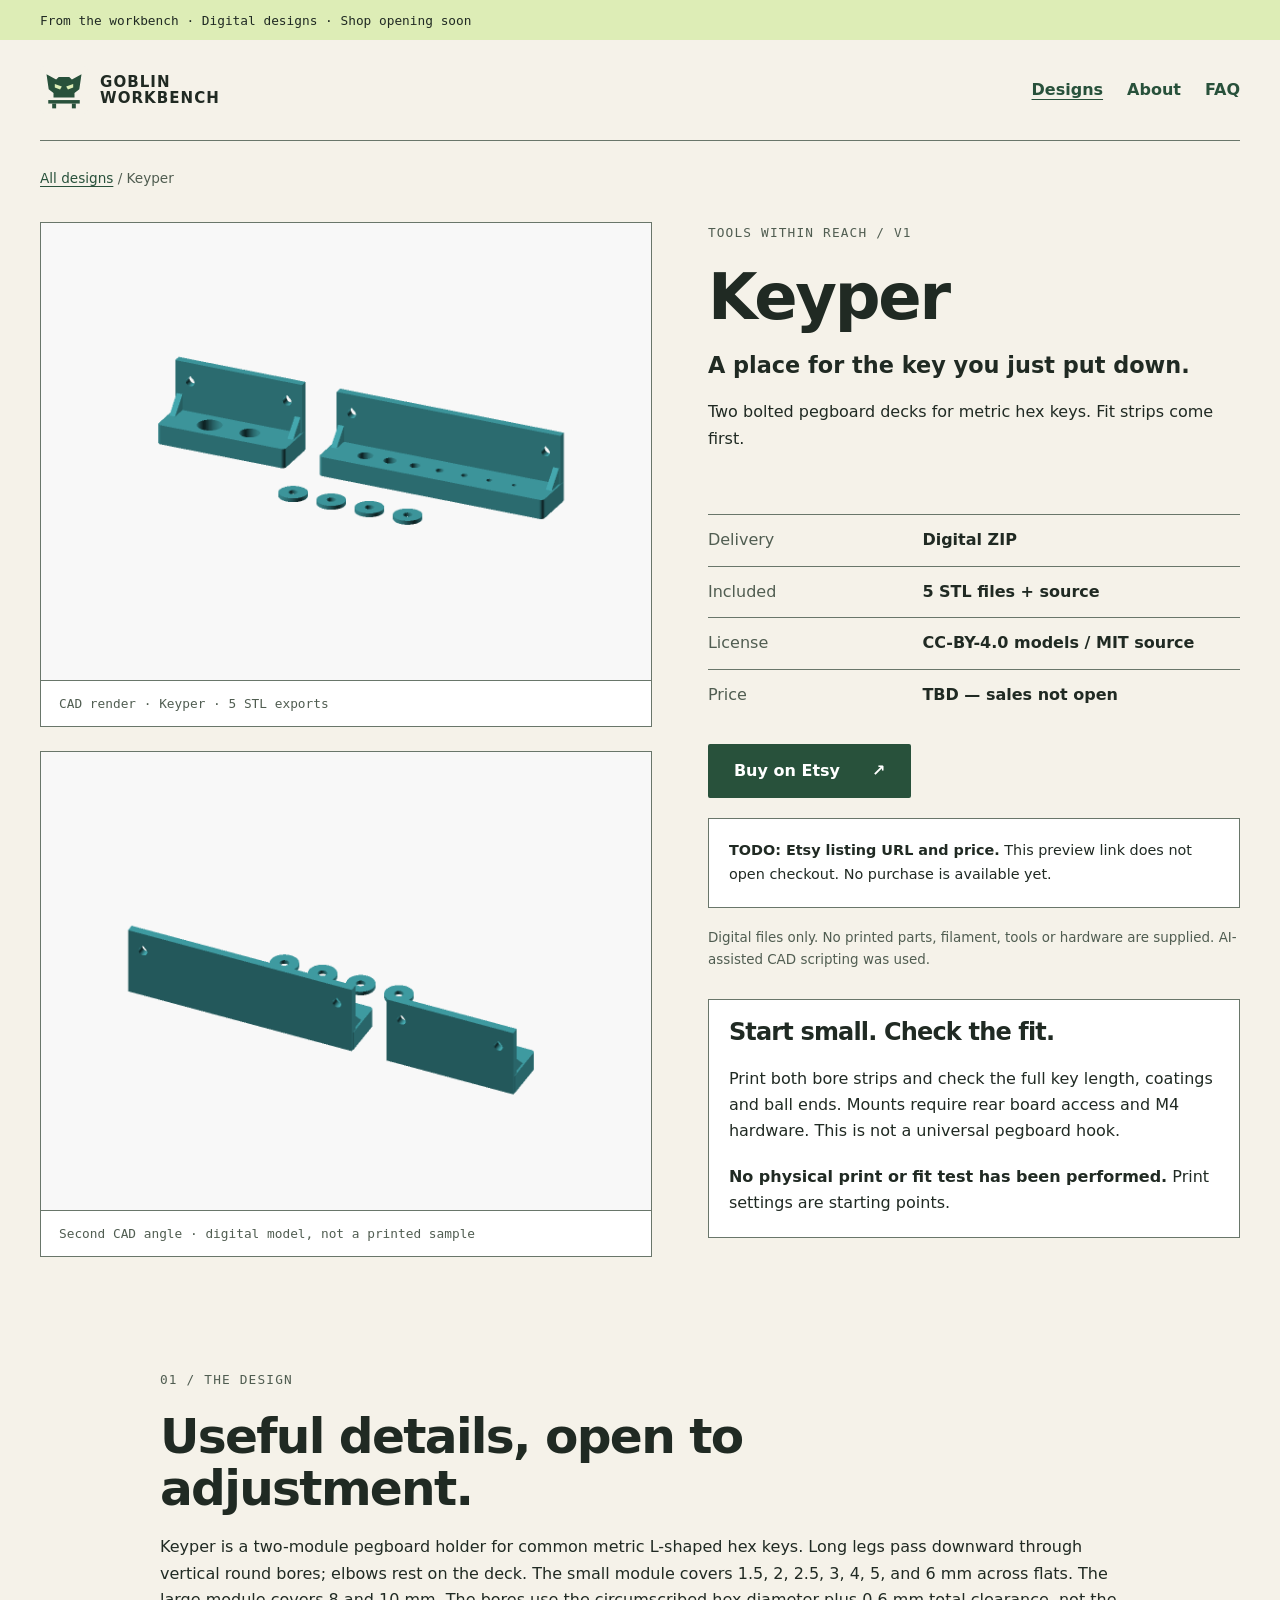
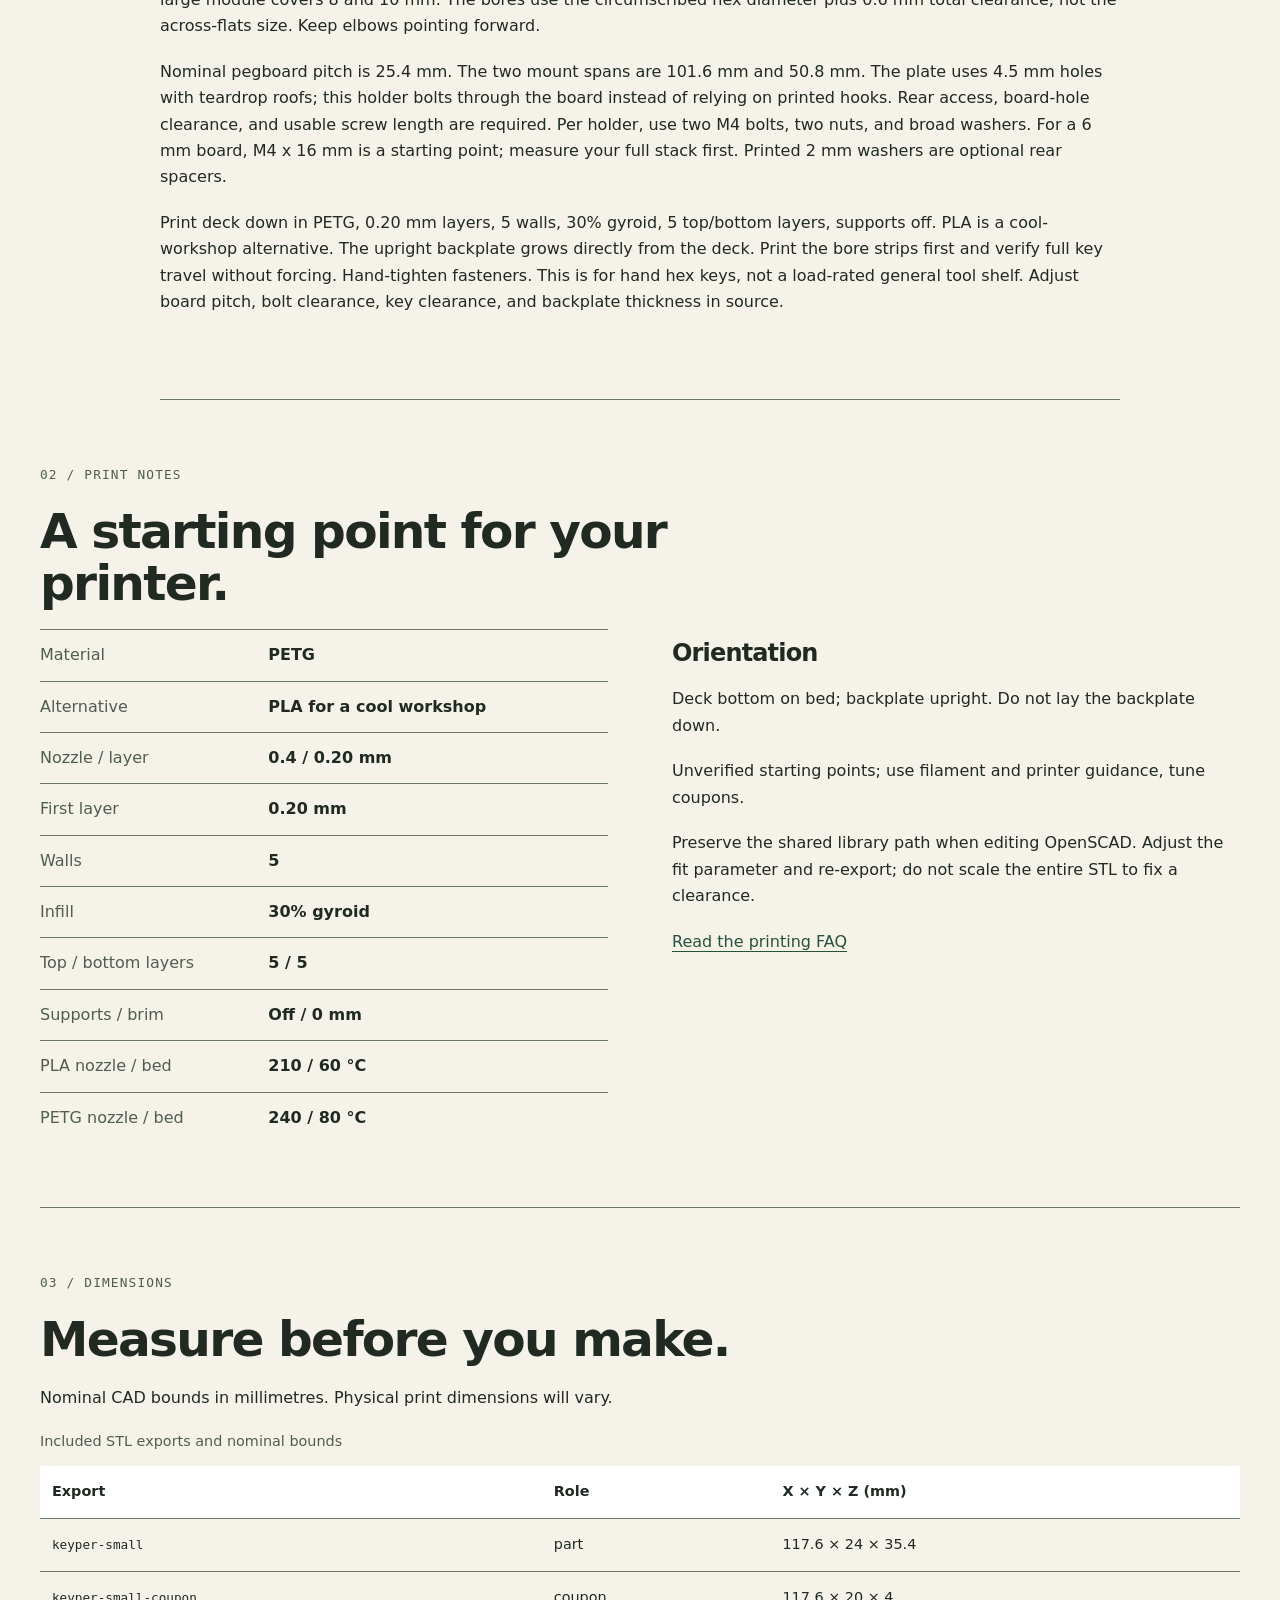
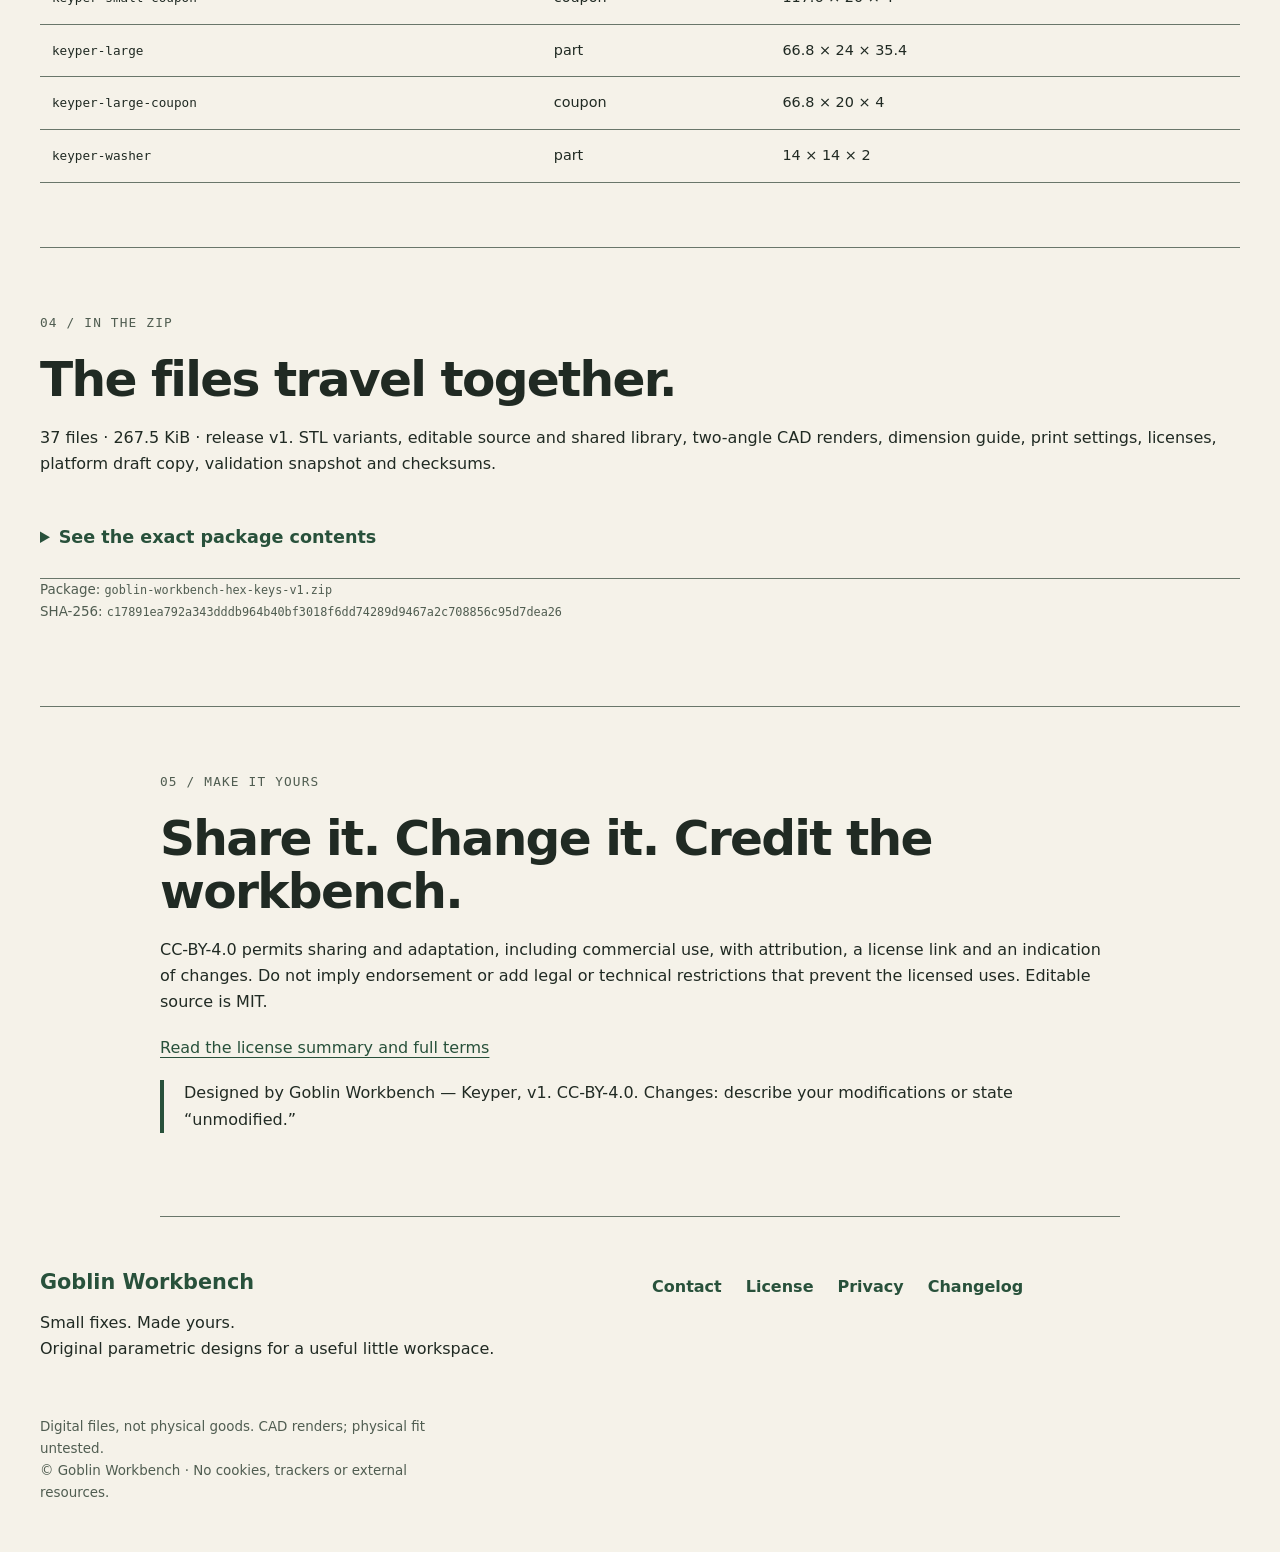
<file: shop/hex-keys/index.html>
<!doctype html>
<html lang="en">
<head>
  <meta charset="utf-8">
  <meta name="viewport" content="width=device-width, initial-scale=1">
  <meta http-equiv="Content-Security-Policy" content="default-src 'none'; img-src 'self'; style-src 'self'; font-src 'none'; script-src 'none'; connect-src 'none'; object-src 'none'; base-uri 'none'; form-action 'none'; media-src 'none'; frame-src 'none'">
  <meta name="referrer" content="no-referrer">
  <meta name="color-scheme" content="light dark">
  <meta name="description" content="Two bolted pegboard decks for metric hex keys. Fit strips come first. Digital files only; physical fit untested.">
  <meta name="robots" content="index, follow">
  <title>Keyper — Pegboard Hex Key Holder Set · Goblin Workbench</title>
  <link rel="canonical" href="https://goblinworkbench.com/shop/hex-keys/">
  <meta property="og:type" content="website">
  <meta property="og:site_name" content="Goblin Workbench">
  <meta property="og:title" content="Keyper — Pegboard Hex Key Holder Set · Goblin Workbench">
  <meta property="og:description" content="Two bolted pegboard decks for metric hex keys. Fit strips come first. Digital files only; physical fit untested.">
  <meta property="og:url" content="https://goblinworkbench.com/shop/hex-keys/">
  <meta property="og:image" content="https://goblinworkbench.com/assets/og/shop-hex-keys.png">
  <meta property="og:image:width" content="1200">
  <meta property="og:image:height" content="630">
  <meta property="og:image:alt" content="Goblin Workbench — Keyper">
  <meta name="twitter:card" content="summary_large_image">
  <meta name="twitter:title" content="Keyper — Pegboard Hex Key Holder Set · Goblin Workbench">
  <meta name="twitter:description" content="Two bolted pegboard decks for metric hex keys. Fit strips come first. Digital files only; physical fit untested.">
  <meta name="twitter:image" content="https://goblinworkbench.com/assets/og/shop-hex-keys.png">
  <meta name="twitter:image:alt" content="Goblin Workbench — Keyper">
  <link rel="icon" type="image/png" sizes="16x16" href="../../assets/brand/favicon-16.png">
  <link rel="icon" type="image/png" sizes="32x32" href="../../assets/brand/favicon-32.png">
  <link rel="apple-touch-icon" sizes="180x180" href="../../assets/brand/favicon-180.png">
  <link rel="stylesheet" href="../../assets/tokens.css">
  <link rel="stylesheet" href="../../assets/site.css">
</head>
<body>
<a class="skip" href="#main">Skip to content</a>
<header>
<div class="draft-strip"><div class="wrap">From the workbench · Digital designs · Shop opening soon</div></div>
<div class="masthead wrap">
  <a class="brand" href="../../index.html"><img src="../../assets/brand/mark.svg" width="48" height="48" alt=""><span>GOBLIN<br>WORKBENCH</span></a>
  <nav aria-label="Main"><a href="../../shop/index.html" aria-current="page">Designs</a><a href="../../about-the-workbench/index.html">About</a><a href="../../faq/index.html">FAQ</a></nav>
</div>
</header>
<main id="main" tabindex="-1">
<div class="wrap breadcrumb"><a href="../../shop/index.html">All designs</a><span aria-hidden="true"> / </span><span>Keyper</span></div>
<section class="product-hero wrap">
  <div class="product-heading"><p class="eyebrow">Tools within reach / v1</p><h1>Keyper</h1><p class="product-headline">A place for the key you just put down.</p><p>Two bolted pegboard decks for metric hex keys. Fit strips come first.</p></div>
  <div class="product-media">
    <figure class="render"><img src="../../assets/products/hex-keys/kit-rear.png" width="1280" height="960" alt="Keyper complete design set, CAD render" fetchpriority="high"><figcaption>CAD render · Keyper · 5 STL exports</figcaption></figure>
    <figure class="render secondary-render"><img src="../../assets/products/hex-keys/kit-front.png" width="1280" height="960" alt="Keyper from the opposite angle, CAD render" loading="lazy"><figcaption>Second CAD angle · digital model, not a printed sample</figcaption></figure>
  </div>
  <div class="product-copy">
    <dl class="quick-specs"><div><dt>Delivery</dt><dd>Digital ZIP</dd></div><div><dt>Included</dt><dd>5 STL files + source</dd></div><div><dt>License</dt><dd>CC-BY-4.0 models / MIT source</dd></div><div><dt>Price</dt><dd>TBD — sales not open</dd></div></dl>
    <a class="button" href="#etsy-TBD" aria-describedby="etsy-TBD">Buy on Etsy <span aria-hidden="true">↗</span></a>
    <p class="notice" id="etsy-TBD"><strong>TODO: Etsy listing URL and price.</strong> This preview link does not open checkout. No purchase is available yet.</p>
    <p class="fine">Digital files only. No printed parts, filament, tools or hardware are supplied. AI-assisted CAD scripting was used.</p>
    <div class="fit-note"><h2>Start small. Check the fit.</h2><p>Print both bore strips and check the full key length, coatings and ball ends. Mounts require rear board access and M4 hardware. This is not a universal pegboard hook.</p><p><strong>No physical print or fit test has been performed.</strong> Print settings are starting points.</p></div>
  </div>
</section>
<section class="section wrap reading-wide"><p class="eyebrow">01 / THE DESIGN</p><h2>Useful details, open to adjustment.</h2><p>Keyper is a two-module pegboard holder for common metric L-shaped hex keys. Long legs pass downward through vertical round bores; elbows rest on the deck. The small module covers 1.5, 2, 2.5, 3, 4, 5, and 6 mm across flats. The large module covers 8 and 10 mm. The bores use the circumscribed hex diameter plus 0.6 mm total clearance, not the across-flats size. Keep elbows pointing forward.</p><p>Nominal pegboard pitch is 25.4 mm. The two mount spans are 101.6 mm and 50.8 mm. The plate uses 4.5 mm holes with teardrop roofs; this holder bolts through the board instead of relying on printed hooks. Rear access, board-hole clearance, and usable screw length are required. Per holder, use two M4 bolts, two nuts, and broad washers. For a 6 mm board, M4 x 16 mm is a starting point; measure your full stack first. Printed 2 mm washers are optional rear spacers.</p><p>Print deck down in PETG, 0.20 mm layers, 5 walls, 30% gyroid, 5 top/bottom layers, supports off. PLA is a cool-workshop alternative. The upright backplate grows directly from the deck. Print the bore strips first and verify full key travel without forcing. Hand-tighten fasteners. This is for hand hex keys, not a load-rated general tool shelf. Adjust board pitch, bolt clearance, key clearance, and backplate thickness in source.</p></section>
<section class="section wrap"><p class="eyebrow">02 / PRINT NOTES</p><h2>A starting point for your printer.</h2><div class="spec-layout"><dl class="print-specs"><div><dt>Material</dt><dd>PETG</dd></div><div><dt>Alternative</dt><dd>PLA for a cool workshop</dd></div><div><dt>Nozzle / layer</dt><dd>0.4 / 0.20 mm</dd></div><div><dt>First layer</dt><dd>0.20 mm</dd></div><div><dt>Walls</dt><dd>5</dd></div><div><dt>Infill</dt><dd>30% gyroid</dd></div><div><dt>Top / bottom layers</dt><dd>5 / 5</dd></div><div><dt>Supports / brim</dt><dd>Off / 0 mm</dd></div><div><dt>PLA nozzle / bed</dt><dd>210 / 60 °C</dd></div><div><dt>PETG nozzle / bed</dt><dd>240 / 80 °C</dd></div></dl><div><h3>Orientation</h3><p>Deck bottom on bed; backplate upright. Do not lay the backplate down.</p><p>Unverified starting points; use filament and printer guidance, tune coupons.</p><p>Preserve the shared library path when editing OpenSCAD. Adjust the fit parameter and re-export; do not scale the entire STL to fix a clearance.</p><a href="../../faq/index.html#printing">Read the printing FAQ</a></div></div></section>
<section class="section wrap"><p class="eyebrow">03 / DIMENSIONS</p><h2>Measure before you make.</h2><p>Nominal CAD bounds in millimetres. Physical print dimensions will vary.</p><div class="table-scroll" role="region" aria-label="Keyper export dimensions" tabindex="0"><table><caption>Included STL exports and nominal bounds</caption><thead><tr><th scope="col">Export</th><th scope="col">Role</th><th scope="col">X × Y × Z (mm)</th></tr></thead><tbody><tr><td><code>keyper-small</code></td><td>part</td><td>117.6 × 24 × 35.4</td></tr>
<tr><td><code>keyper-small-coupon</code></td><td>coupon</td><td>117.6 × 20 × 4</td></tr>
<tr><td><code>keyper-large</code></td><td>part</td><td>66.8 × 24 × 35.4</td></tr>
<tr><td><code>keyper-large-coupon</code></td><td>coupon</td><td>66.8 × 20 × 4</td></tr>
<tr><td><code>keyper-washer</code></td><td>part</td><td>14 × 14 × 2</td></tr></tbody></table></div></section>
<section class="section wrap"><p class="eyebrow">04 / IN THE ZIP</p><h2>The files travel together.</h2><p>37 files · 267.5 KiB · release v1. STL variants, editable source and shared library, two-angle CAD renders, dimension guide, print settings, licenses, platform draft copy, validation snapshot and checksums.</p><details><summary>See the exact package contents</summary><ul class="file-list"><li>LICENSE</li><li>README.txt</li><li>SHA256SUMS</li><li>VALIDATION.json</li><li>catalog.json</li><li>designs/hex-keys/README.md</li><li>designs/hex-keys/dimensions.svg</li><li>designs/hex-keys/hex-keys.scad</li><li>designs/hex-keys/listings/makerworld.json</li><li>designs/hex-keys/listings/makerworld.md</li><li>designs/hex-keys/listings/printables.json</li><li>designs/hex-keys/listings/printables.md</li><li>designs/hex-keys/print-settings.json</li><li>designs/hex-keys/renders/keyper-large-coupon-front.png</li><li>designs/hex-keys/renders/keyper-large-coupon-rear.png</li><li>designs/hex-keys/renders/keyper-large-front.png</li><li>designs/hex-keys/renders/keyper-large-rear.png</li><li>designs/hex-keys/renders/keyper-small-coupon-front.png</li><li>designs/hex-keys/renders/keyper-small-coupon-rear.png</li><li>designs/hex-keys/renders/keyper-small-front.png</li><li>designs/hex-keys/renders/keyper-small-rear.png</li><li>designs/hex-keys/renders/keyper-washer-front.png</li><li>designs/hex-keys/renders/keyper-washer-rear.png</li><li>designs/hex-keys/renders/kit-front.png</li><li>designs/hex-keys/renders/kit-rear.png</li><li>designs/hex-keys/stl/keyper-large-coupon.stl</li><li>designs/hex-keys/stl/keyper-large.stl</li><li>designs/hex-keys/stl/keyper-small-coupon.stl</li><li>designs/hex-keys/stl/keyper-small.stl</li><li>designs/hex-keys/stl/keyper-washer.stl</li><li>docs/CC-BY-4.0.txt</li><li>docs/LICENSING.md</li><li>docs/PLATFORM-LIMITS.md</li><li>docs/PRINT-ACCEPTANCE.md</li><li>docs/SOURCES.md</li><li>evidence/platform-limits.json</li><li>lib/common.scad</li></ul></details><p class="fine">Package: <code>goblin-workbench-hex-keys-v1.zip</code><br>SHA-256: <code>c17891ea792a343dddb964b40bf3018f6dd74289d9467a2c708856c95d7dea26</code></p></section>
<section class="section wrap reading-wide"><p class="eyebrow">05 / MAKE IT YOURS</p><h2>Share it. Change it. Credit the workbench.</h2><p>CC-BY-4.0 permits sharing and adaptation, including commercial use, with attribution, a license link and an indication of changes. Do not imply endorsement or add legal or technical restrictions that prevent the licensed uses. Editable source is MIT.</p><p><a href="../../license/index.html">Read the license summary and full terms</a></p><p class="attribution">Designed by Goblin Workbench — Keyper, v1. CC-BY-4.0. Changes: describe your modifications or state “unmodified.”</p></section>

</main>
<footer class="footer wrap">
  <div><a class="footer-brand" href="../../index.html">Goblin Workbench</a><p>Small fixes. Made yours.<br>Original parametric designs for a useful little workspace.</p></div>
  <nav aria-label="Footer"><a href="../../contact/index.html">Contact</a><a href="../../license/index.html">License</a><a href="../../privacy/index.html">Privacy</a><a href="../../changelog/index.html">Changelog</a></nav>
  <p class="fine">Digital files, not physical goods. CAD renders; physical fit untested.<br>© Goblin Workbench · No cookies, trackers or external resources.</p>
</footer>
</body>
</html>
</file>
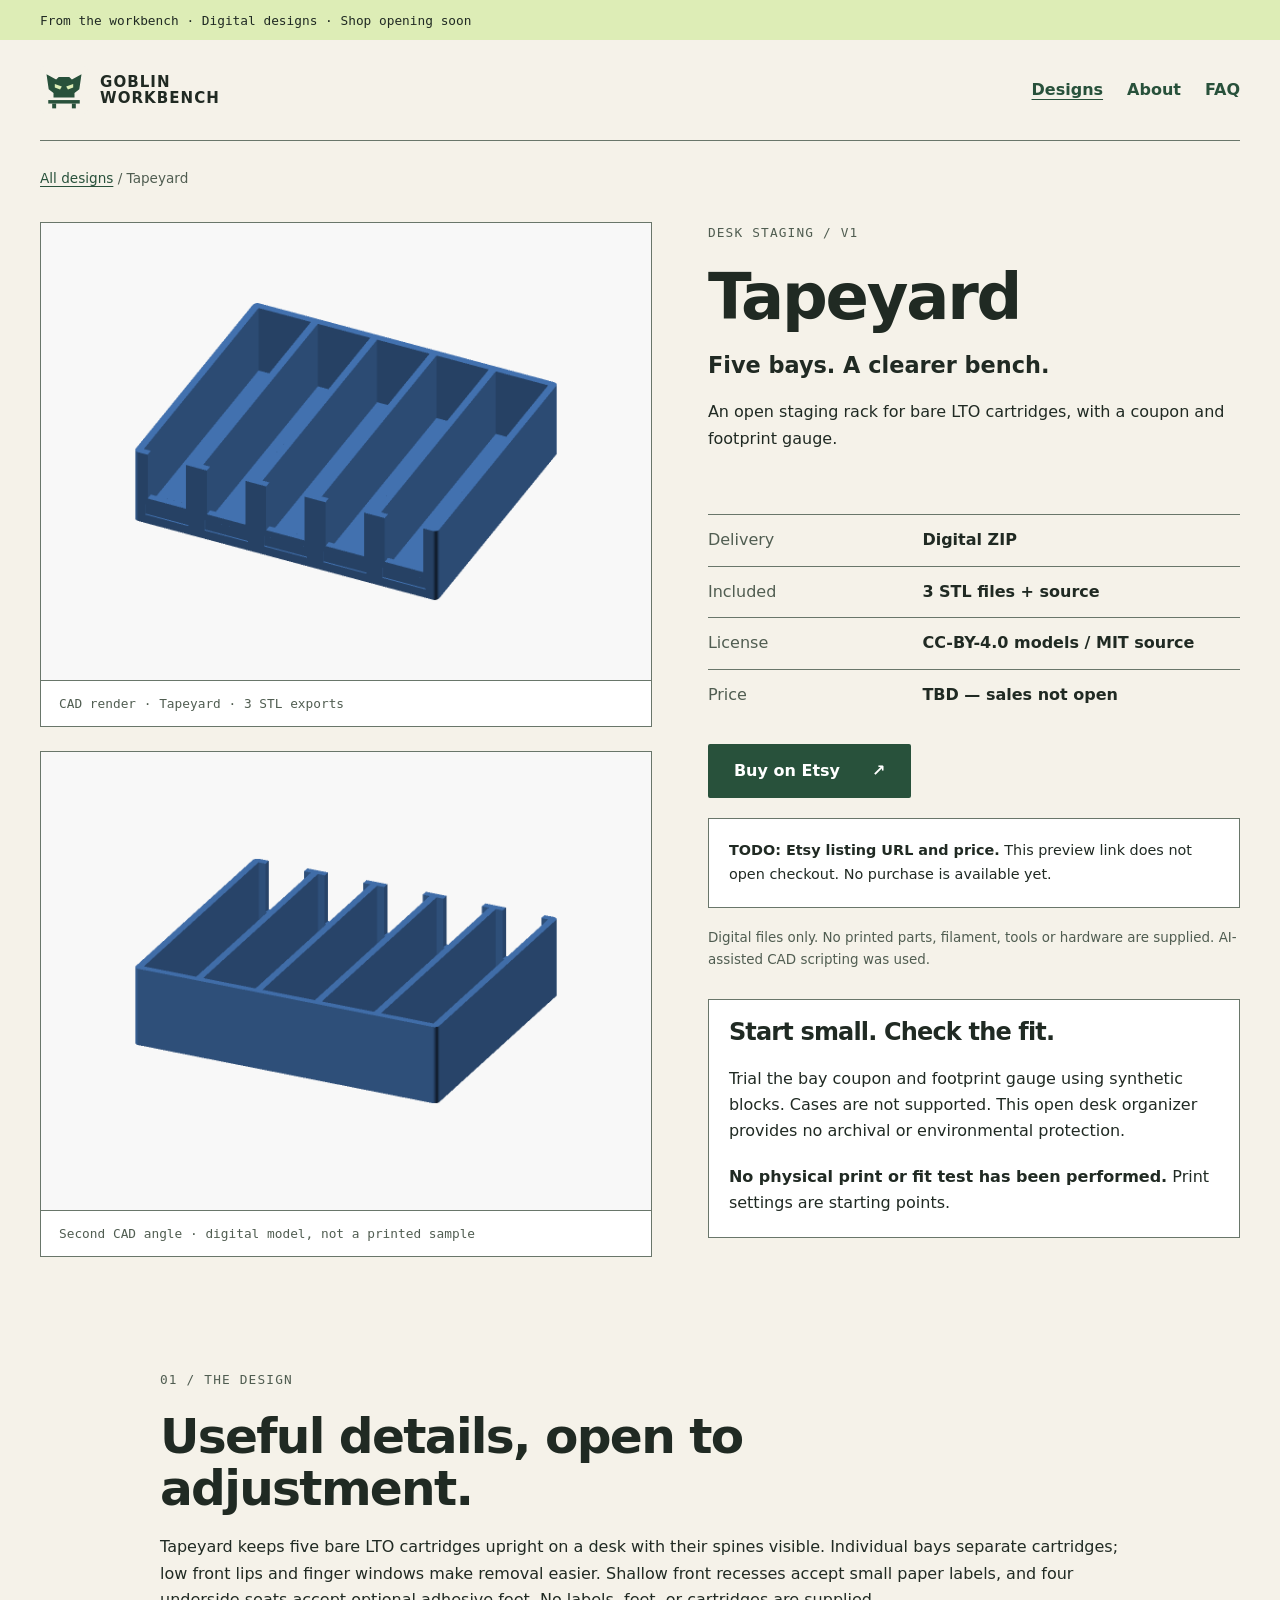
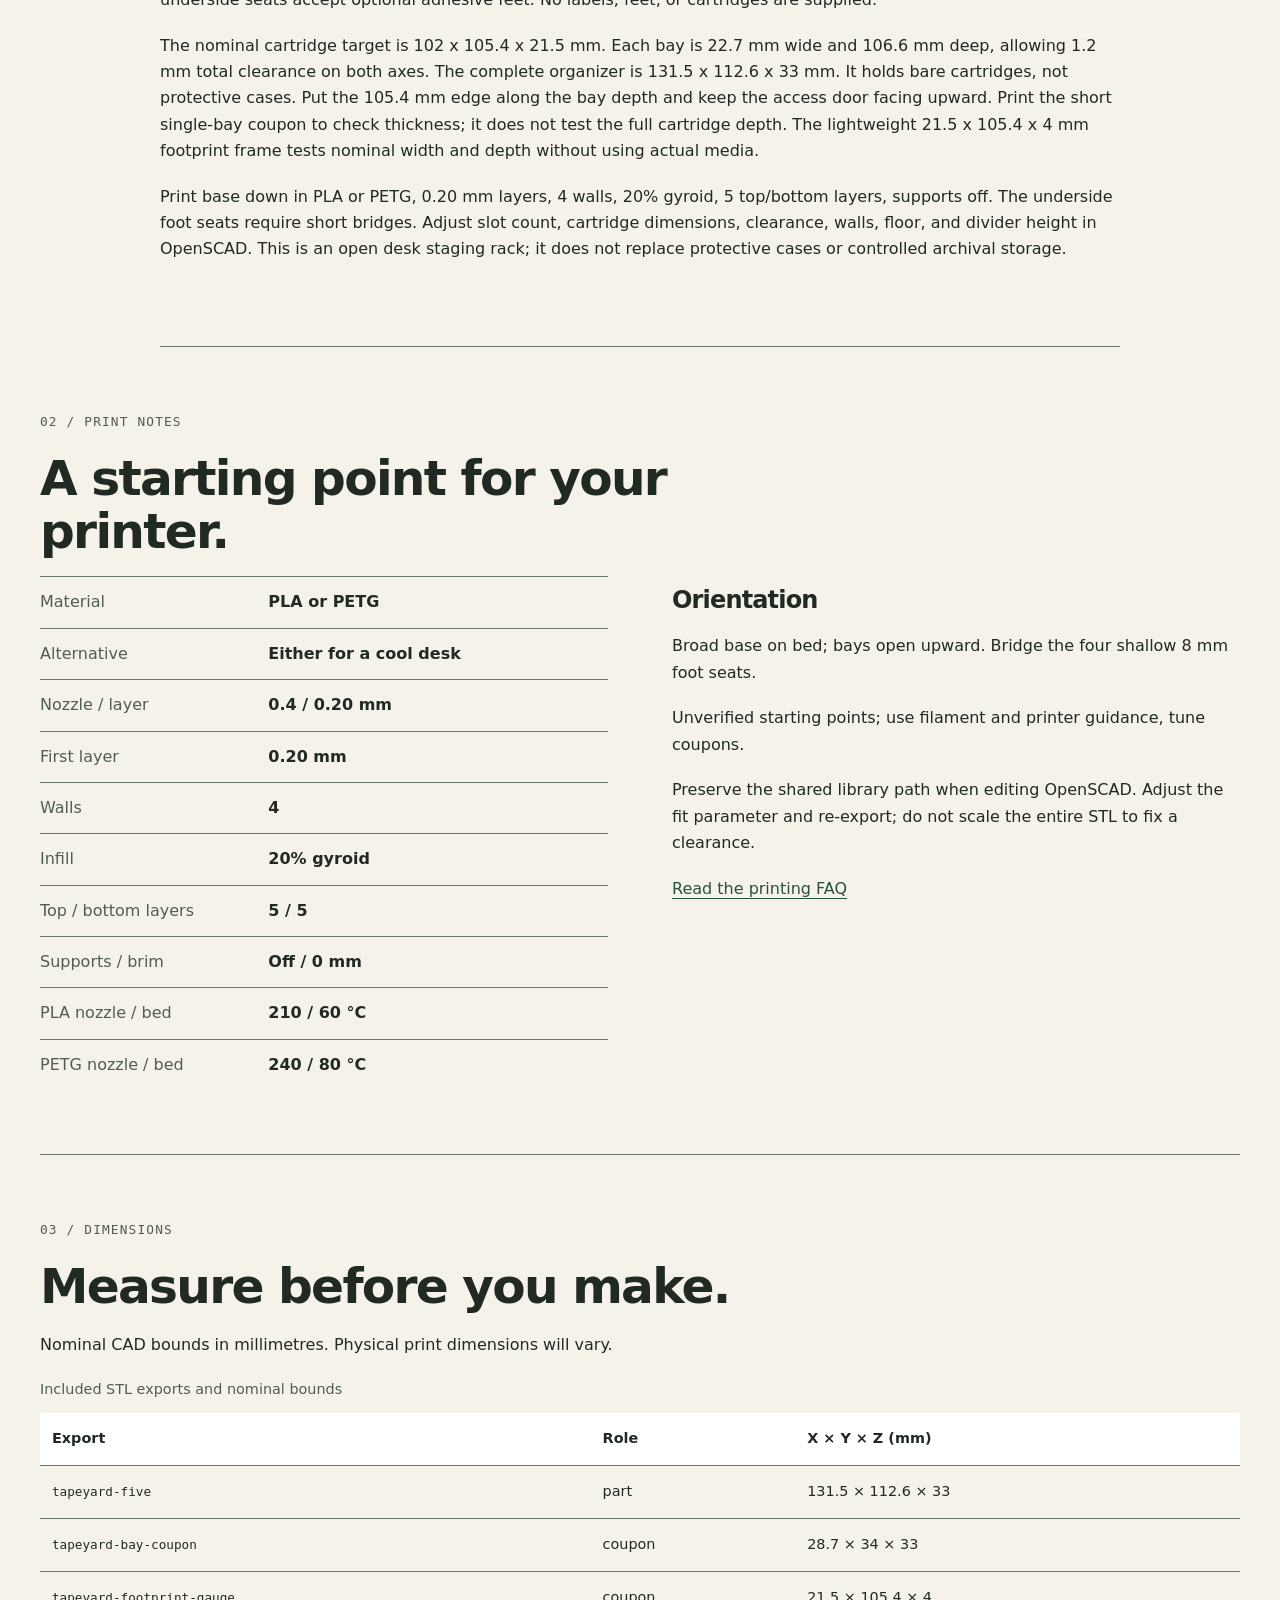
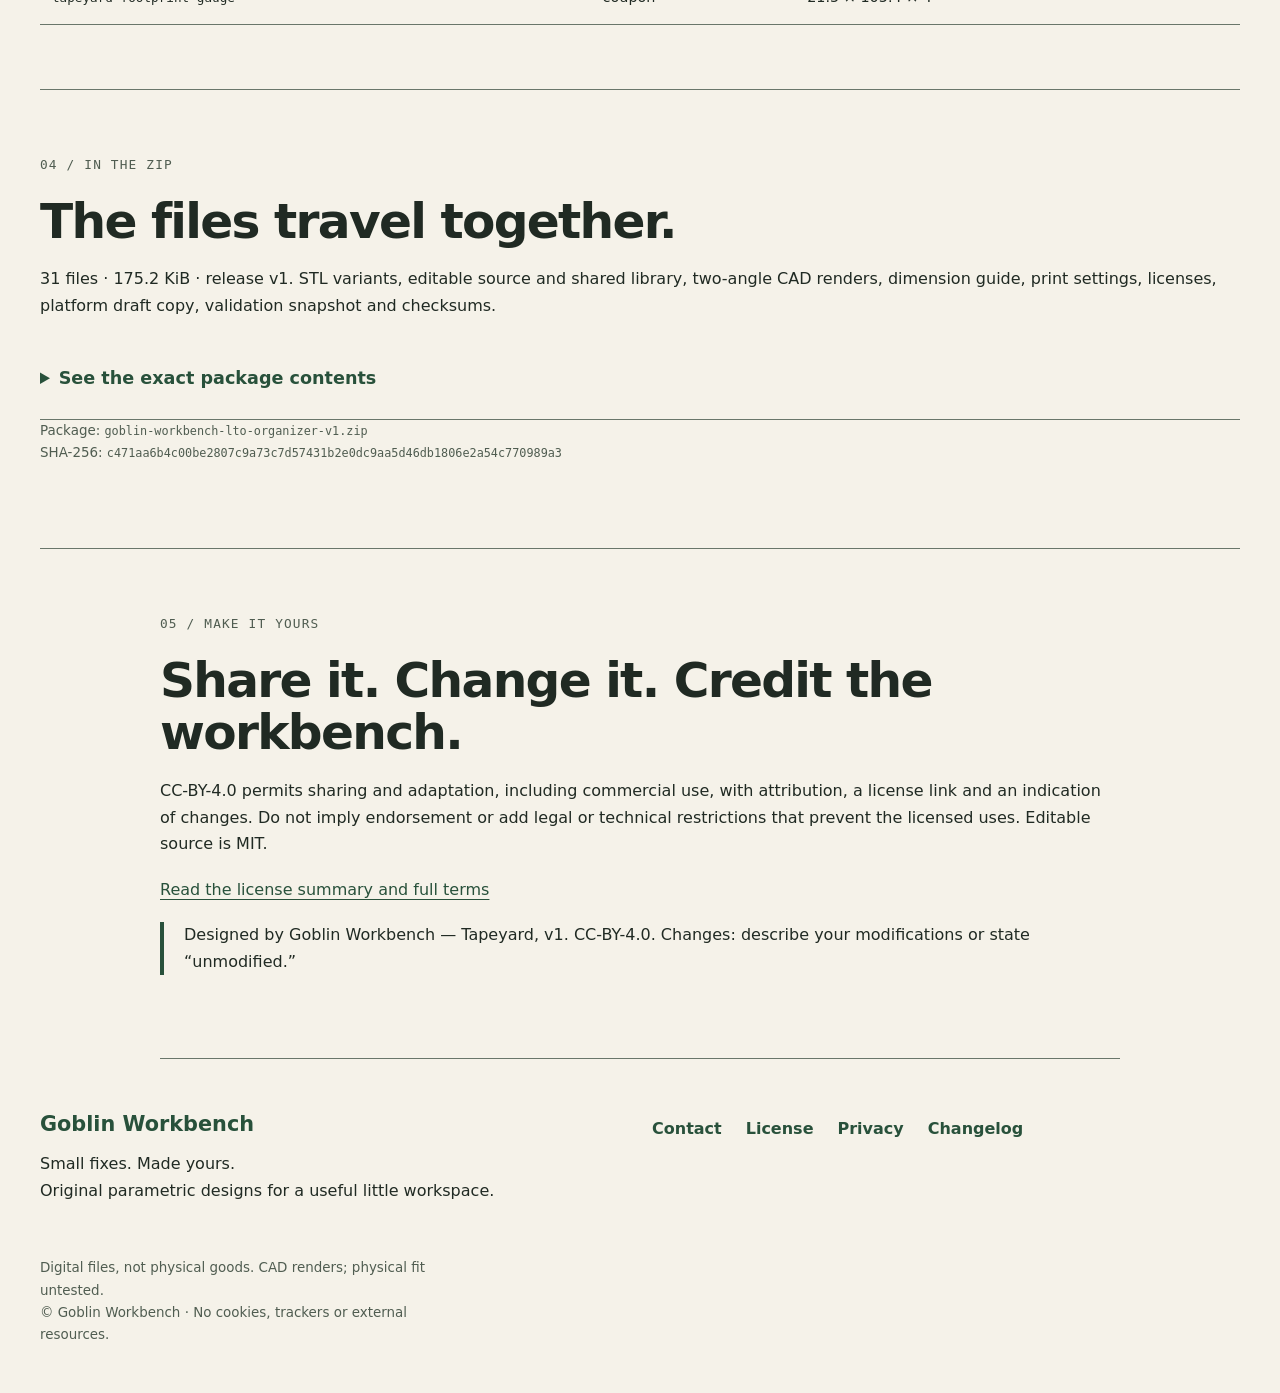
<file: shop/lto-organizer/index.html>
<!doctype html>
<html lang="en">
<head>
  <meta charset="utf-8">
  <meta name="viewport" content="width=device-width, initial-scale=1">
  <meta http-equiv="Content-Security-Policy" content="default-src 'none'; img-src 'self'; style-src 'self'; font-src 'none'; script-src 'none'; connect-src 'none'; object-src 'none'; base-uri 'none'; form-action 'none'; media-src 'none'; frame-src 'none'">
  <meta name="referrer" content="no-referrer">
  <meta name="color-scheme" content="light dark">
  <meta name="description" content="An open staging rack for bare LTO cartridges, with a coupon and footprint gauge. Digital files only; physical fit untested.">
  <meta name="robots" content="index, follow">
  <title>Tapeyard — Five LTO Cartridge Desk Organizer · Goblin Workbench</title>
  <link rel="canonical" href="https://goblinworkbench.com/shop/lto-organizer/">
  <meta property="og:type" content="website">
  <meta property="og:site_name" content="Goblin Workbench">
  <meta property="og:title" content="Tapeyard — Five LTO Cartridge Desk Organizer · Goblin Workbench">
  <meta property="og:description" content="An open staging rack for bare LTO cartridges, with a coupon and footprint gauge. Digital files only; physical fit untested.">
  <meta property="og:url" content="https://goblinworkbench.com/shop/lto-organizer/">
  <meta property="og:image" content="https://goblinworkbench.com/assets/og/shop-lto-organizer.png">
  <meta property="og:image:width" content="1200">
  <meta property="og:image:height" content="630">
  <meta property="og:image:alt" content="Goblin Workbench — Tapeyard">
  <meta name="twitter:card" content="summary_large_image">
  <meta name="twitter:title" content="Tapeyard — Five LTO Cartridge Desk Organizer · Goblin Workbench">
  <meta name="twitter:description" content="An open staging rack for bare LTO cartridges, with a coupon and footprint gauge. Digital files only; physical fit untested.">
  <meta name="twitter:image" content="https://goblinworkbench.com/assets/og/shop-lto-organizer.png">
  <meta name="twitter:image:alt" content="Goblin Workbench — Tapeyard">
  <link rel="icon" type="image/png" sizes="16x16" href="../../assets/brand/favicon-16.png">
  <link rel="icon" type="image/png" sizes="32x32" href="../../assets/brand/favicon-32.png">
  <link rel="apple-touch-icon" sizes="180x180" href="../../assets/brand/favicon-180.png">
  <link rel="stylesheet" href="../../assets/tokens.css">
  <link rel="stylesheet" href="../../assets/site.css">
</head>
<body>
<a class="skip" href="#main">Skip to content</a>
<header>
<div class="draft-strip"><div class="wrap">From the workbench · Digital designs · Shop opening soon</div></div>
<div class="masthead wrap">
  <a class="brand" href="../../index.html"><img src="../../assets/brand/mark.svg" width="48" height="48" alt=""><span>GOBLIN<br>WORKBENCH</span></a>
  <nav aria-label="Main"><a href="../../shop/index.html" aria-current="page">Designs</a><a href="../../about-the-workbench/index.html">About</a><a href="../../faq/index.html">FAQ</a></nav>
</div>
</header>
<main id="main" tabindex="-1">
<div class="wrap breadcrumb"><a href="../../shop/index.html">All designs</a><span aria-hidden="true"> / </span><span>Tapeyard</span></div>
<section class="product-hero wrap">
  <div class="product-heading"><p class="eyebrow">Desk staging / v1</p><h1>Tapeyard</h1><p class="product-headline">Five bays. A clearer bench.</p><p>An open staging rack for bare LTO cartridges, with a coupon and footprint gauge.</p></div>
  <div class="product-media">
    <figure class="render"><img src="../../assets/products/lto-organizer/kit-front.png" width="1280" height="960" alt="Tapeyard complete design set, CAD render" fetchpriority="high"><figcaption>CAD render · Tapeyard · 3 STL exports</figcaption></figure>
    <figure class="render secondary-render"><img src="../../assets/products/lto-organizer/kit-rear.png" width="1280" height="960" alt="Tapeyard from the opposite angle, CAD render" loading="lazy"><figcaption>Second CAD angle · digital model, not a printed sample</figcaption></figure>
  </div>
  <div class="product-copy">
    <dl class="quick-specs"><div><dt>Delivery</dt><dd>Digital ZIP</dd></div><div><dt>Included</dt><dd>3 STL files + source</dd></div><div><dt>License</dt><dd>CC-BY-4.0 models / MIT source</dd></div><div><dt>Price</dt><dd>TBD — sales not open</dd></div></dl>
    <a class="button" href="#etsy-TBD" aria-describedby="etsy-TBD">Buy on Etsy <span aria-hidden="true">↗</span></a>
    <p class="notice" id="etsy-TBD"><strong>TODO: Etsy listing URL and price.</strong> This preview link does not open checkout. No purchase is available yet.</p>
    <p class="fine">Digital files only. No printed parts, filament, tools or hardware are supplied. AI-assisted CAD scripting was used.</p>
    <div class="fit-note"><h2>Start small. Check the fit.</h2><p>Trial the bay coupon and footprint gauge using synthetic blocks. Cases are not supported. This open desk organizer provides no archival or environmental protection.</p><p><strong>No physical print or fit test has been performed.</strong> Print settings are starting points.</p></div>
  </div>
</section>
<section class="section wrap reading-wide"><p class="eyebrow">01 / THE DESIGN</p><h2>Useful details, open to adjustment.</h2><p>Tapeyard keeps five bare LTO cartridges upright on a desk with their spines visible. Individual bays separate cartridges; low front lips and finger windows make removal easier. Shallow front recesses accept small paper labels, and four underside seats accept optional adhesive feet. No labels, feet, or cartridges are supplied.</p><p>The nominal cartridge target is 102 x 105.4 x 21.5 mm. Each bay is 22.7 mm wide and 106.6 mm deep, allowing 1.2 mm total clearance on both axes. The complete organizer is 131.5 x 112.6 x 33 mm. It holds bare cartridges, not protective cases. Put the 105.4 mm edge along the bay depth and keep the access door facing upward. Print the short single-bay coupon to check thickness; it does not test the full cartridge depth. The lightweight 21.5 x 105.4 x 4 mm footprint frame tests nominal width and depth without using actual media.</p><p>Print base down in PLA or PETG, 0.20 mm layers, 4 walls, 20% gyroid, 5 top/bottom layers, supports off. The underside foot seats require short bridges. Adjust slot count, cartridge dimensions, clearance, walls, floor, and divider height in OpenSCAD. This is an open desk staging rack; it does not replace protective cases or controlled archival storage.</p></section>
<section class="section wrap"><p class="eyebrow">02 / PRINT NOTES</p><h2>A starting point for your printer.</h2><div class="spec-layout"><dl class="print-specs"><div><dt>Material</dt><dd>PLA or PETG</dd></div><div><dt>Alternative</dt><dd>Either for a cool desk</dd></div><div><dt>Nozzle / layer</dt><dd>0.4 / 0.20 mm</dd></div><div><dt>First layer</dt><dd>0.20 mm</dd></div><div><dt>Walls</dt><dd>4</dd></div><div><dt>Infill</dt><dd>20% gyroid</dd></div><div><dt>Top / bottom layers</dt><dd>5 / 5</dd></div><div><dt>Supports / brim</dt><dd>Off / 0 mm</dd></div><div><dt>PLA nozzle / bed</dt><dd>210 / 60 °C</dd></div><div><dt>PETG nozzle / bed</dt><dd>240 / 80 °C</dd></div></dl><div><h3>Orientation</h3><p>Broad base on bed; bays open upward. Bridge the four shallow 8 mm foot seats.</p><p>Unverified starting points; use filament and printer guidance, tune coupons.</p><p>Preserve the shared library path when editing OpenSCAD. Adjust the fit parameter and re-export; do not scale the entire STL to fix a clearance.</p><a href="../../faq/index.html#printing">Read the printing FAQ</a></div></div></section>
<section class="section wrap"><p class="eyebrow">03 / DIMENSIONS</p><h2>Measure before you make.</h2><p>Nominal CAD bounds in millimetres. Physical print dimensions will vary.</p><div class="table-scroll" role="region" aria-label="Tapeyard export dimensions" tabindex="0"><table><caption>Included STL exports and nominal bounds</caption><thead><tr><th scope="col">Export</th><th scope="col">Role</th><th scope="col">X × Y × Z (mm)</th></tr></thead><tbody><tr><td><code>tapeyard-five</code></td><td>part</td><td>131.5 × 112.6 × 33</td></tr>
<tr><td><code>tapeyard-bay-coupon</code></td><td>coupon</td><td>28.7 × 34 × 33</td></tr>
<tr><td><code>tapeyard-footprint-gauge</code></td><td>coupon</td><td>21.5 × 105.4 × 4</td></tr></tbody></table></div></section>
<section class="section wrap"><p class="eyebrow">04 / IN THE ZIP</p><h2>The files travel together.</h2><p>31 files · 175.2 KiB · release v1. STL variants, editable source and shared library, two-angle CAD renders, dimension guide, print settings, licenses, platform draft copy, validation snapshot and checksums.</p><details><summary>See the exact package contents</summary><ul class="file-list"><li>LICENSE</li><li>README.txt</li><li>SHA256SUMS</li><li>VALIDATION.json</li><li>catalog.json</li><li>designs/lto-organizer/README.md</li><li>designs/lto-organizer/dimensions.svg</li><li>designs/lto-organizer/listings/makerworld.json</li><li>designs/lto-organizer/listings/makerworld.md</li><li>designs/lto-organizer/listings/printables.json</li><li>designs/lto-organizer/listings/printables.md</li><li>designs/lto-organizer/lto-organizer.scad</li><li>designs/lto-organizer/print-settings.json</li><li>designs/lto-organizer/renders/kit-front.png</li><li>designs/lto-organizer/renders/kit-rear.png</li><li>designs/lto-organizer/renders/tapeyard-bay-coupon-front.png</li><li>designs/lto-organizer/renders/tapeyard-bay-coupon-rear.png</li><li>designs/lto-organizer/renders/tapeyard-five-front.png</li><li>designs/lto-organizer/renders/tapeyard-five-rear.png</li><li>designs/lto-organizer/renders/tapeyard-footprint-gauge-front.png</li><li>designs/lto-organizer/renders/tapeyard-footprint-gauge-rear.png</li><li>designs/lto-organizer/stl/tapeyard-bay-coupon.stl</li><li>designs/lto-organizer/stl/tapeyard-five.stl</li><li>designs/lto-organizer/stl/tapeyard-footprint-gauge.stl</li><li>docs/CC-BY-4.0.txt</li><li>docs/LICENSING.md</li><li>docs/PLATFORM-LIMITS.md</li><li>docs/PRINT-ACCEPTANCE.md</li><li>docs/SOURCES.md</li><li>evidence/platform-limits.json</li><li>lib/common.scad</li></ul></details><p class="fine">Package: <code>goblin-workbench-lto-organizer-v1.zip</code><br>SHA-256: <code>c471aa6b4c00be2807c9a73c7d57431b2e0dc9aa5d46db1806e2a54c770989a3</code></p></section>
<section class="section wrap reading-wide"><p class="eyebrow">05 / MAKE IT YOURS</p><h2>Share it. Change it. Credit the workbench.</h2><p>CC-BY-4.0 permits sharing and adaptation, including commercial use, with attribution, a license link and an indication of changes. Do not imply endorsement or add legal or technical restrictions that prevent the licensed uses. Editable source is MIT.</p><p><a href="../../license/index.html">Read the license summary and full terms</a></p><p class="attribution">Designed by Goblin Workbench — Tapeyard, v1. CC-BY-4.0. Changes: describe your modifications or state “unmodified.”</p></section>

</main>
<footer class="footer wrap">
  <div><a class="footer-brand" href="../../index.html">Goblin Workbench</a><p>Small fixes. Made yours.<br>Original parametric designs for a useful little workspace.</p></div>
  <nav aria-label="Footer"><a href="../../contact/index.html">Contact</a><a href="../../license/index.html">License</a><a href="../../privacy/index.html">Privacy</a><a href="../../changelog/index.html">Changelog</a></nav>
  <p class="fine">Digital files, not physical goods. CAD renders; physical fit untested.<br>© Goblin Workbench · No cookies, trackers or external resources.</p>
</footer>
</body>
</html>
</file>
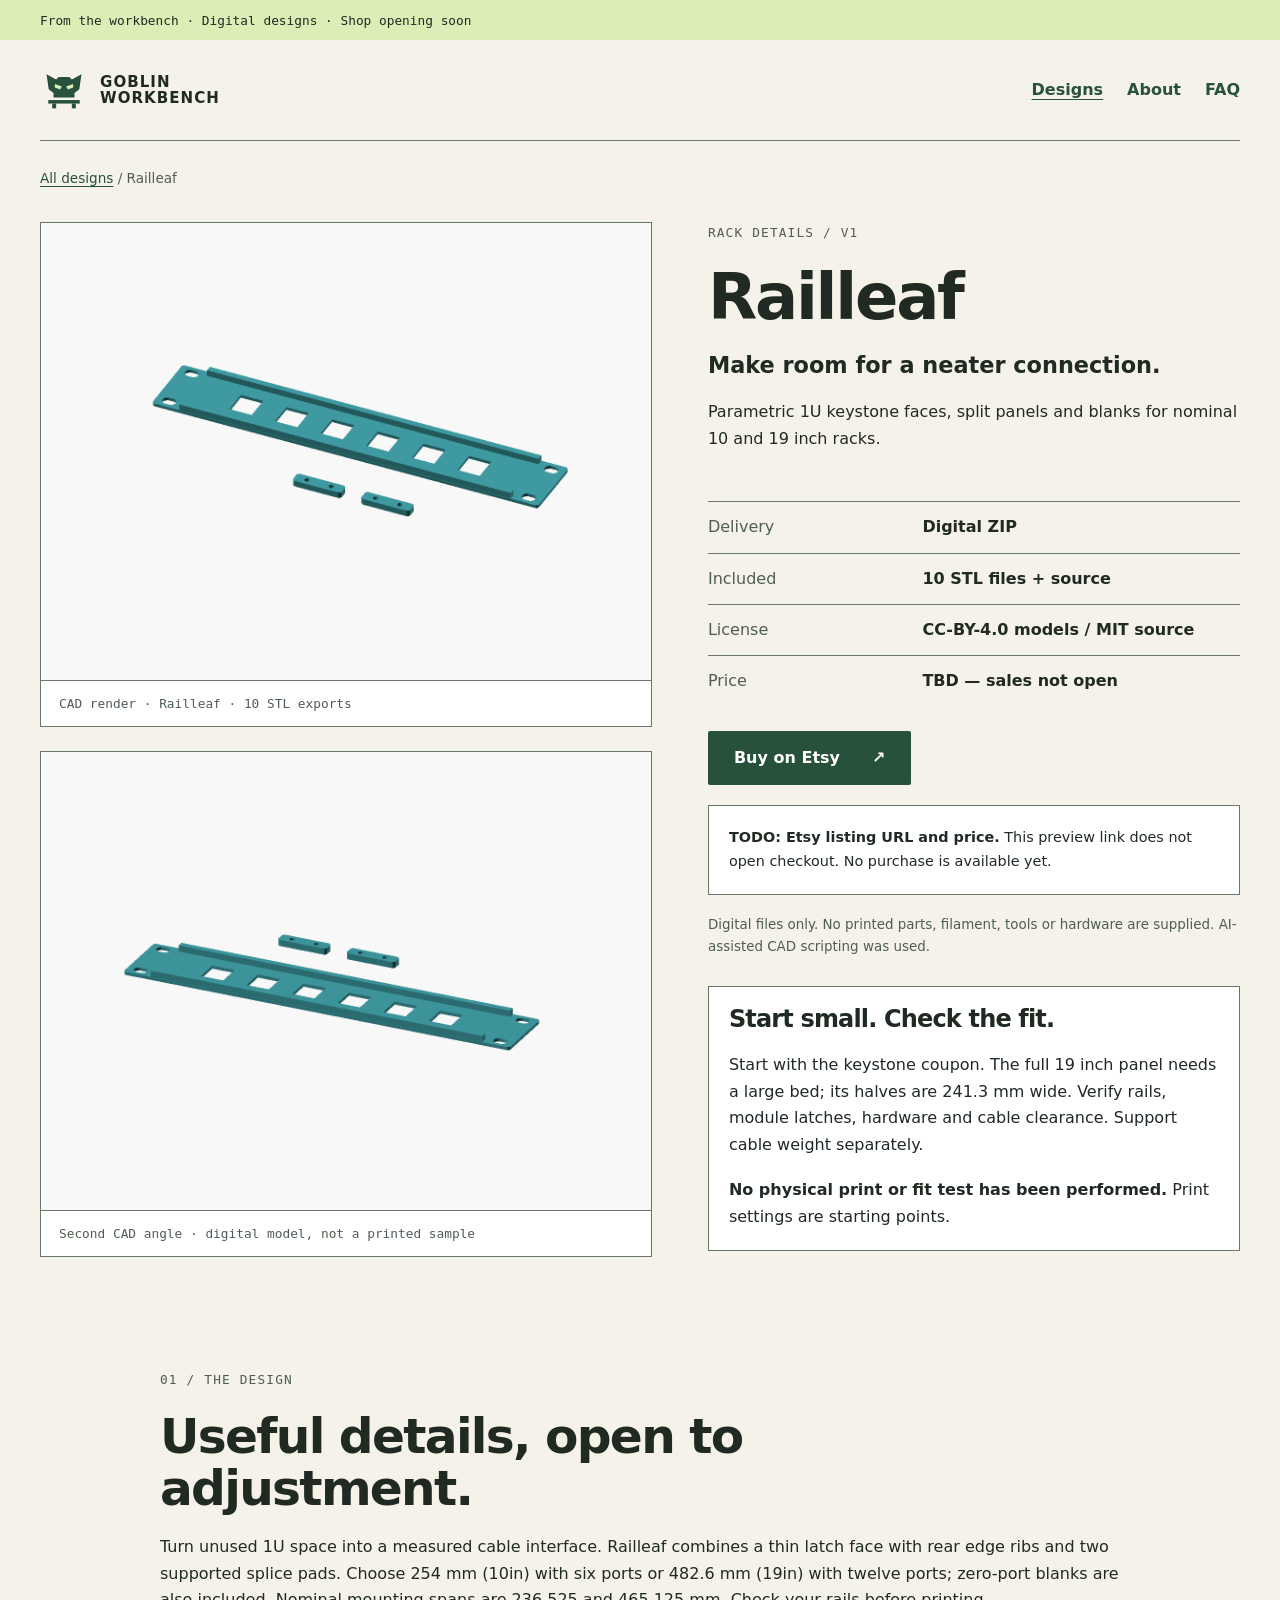
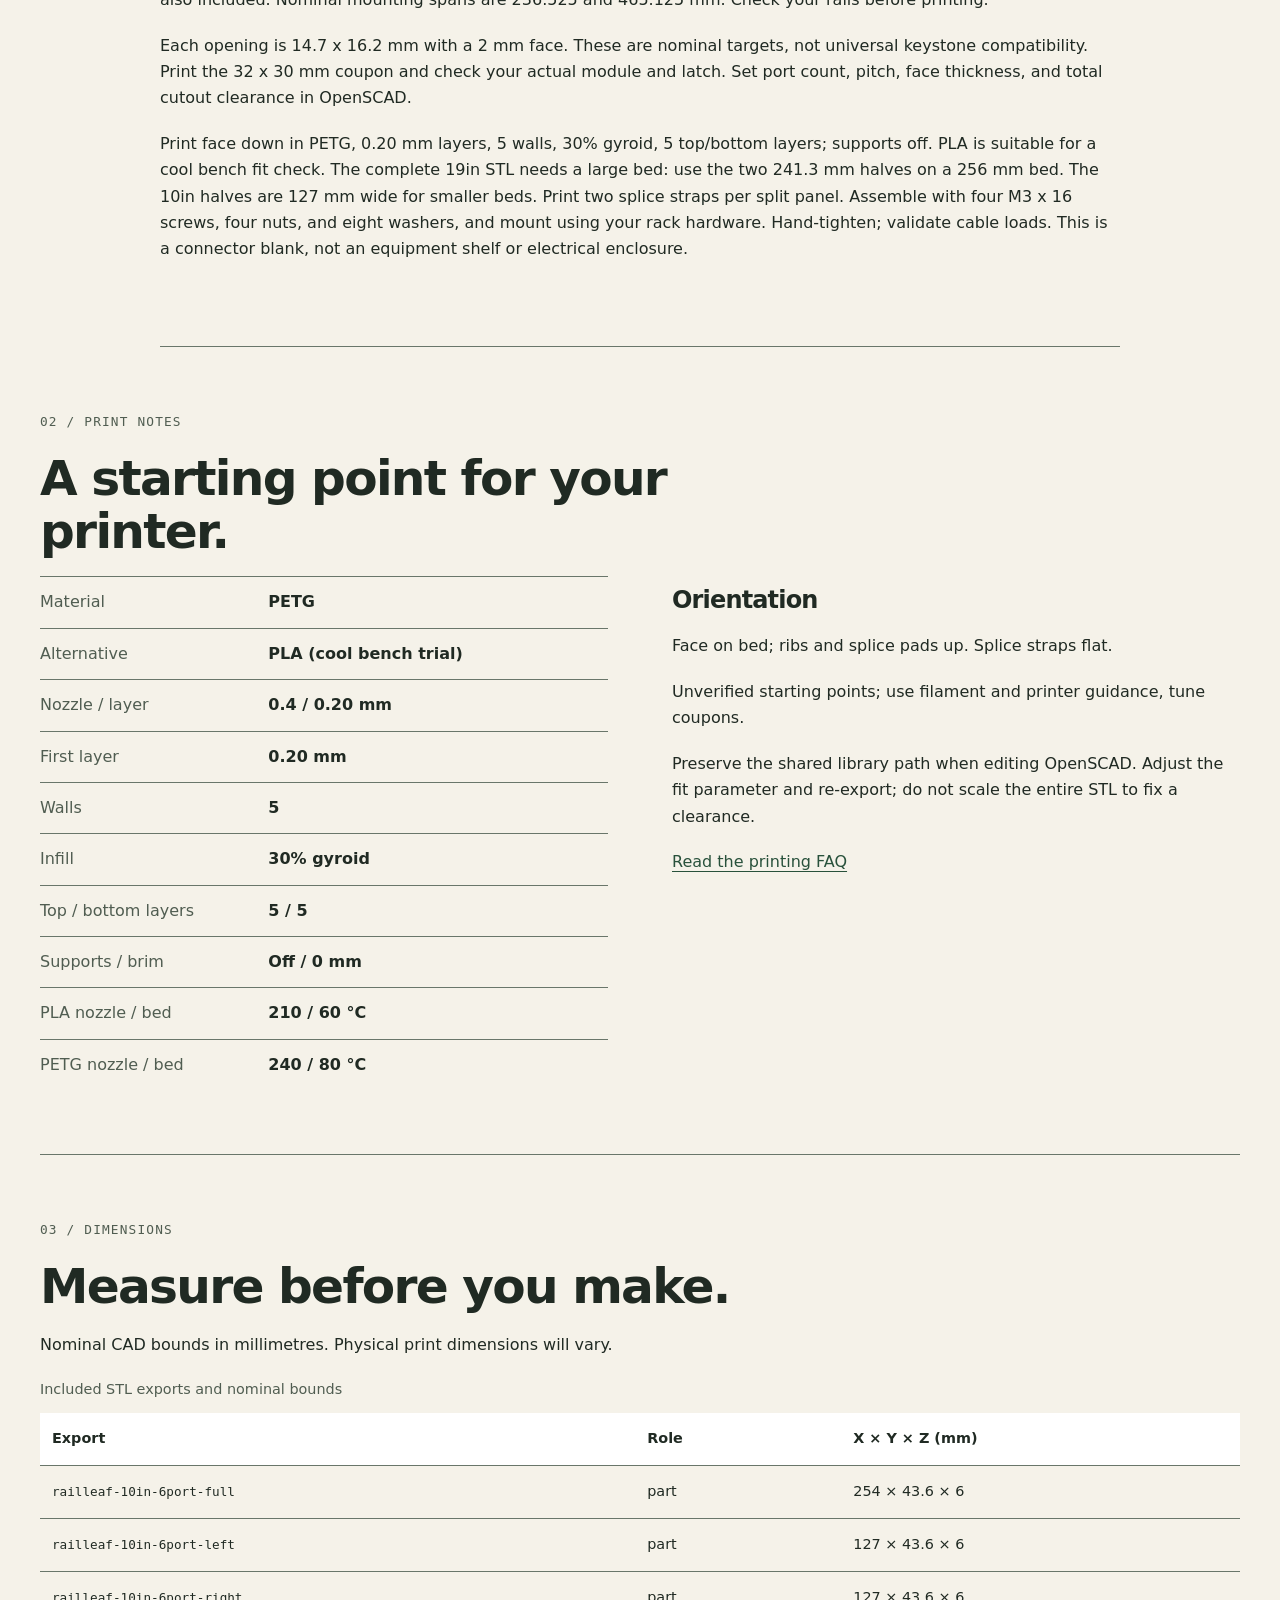
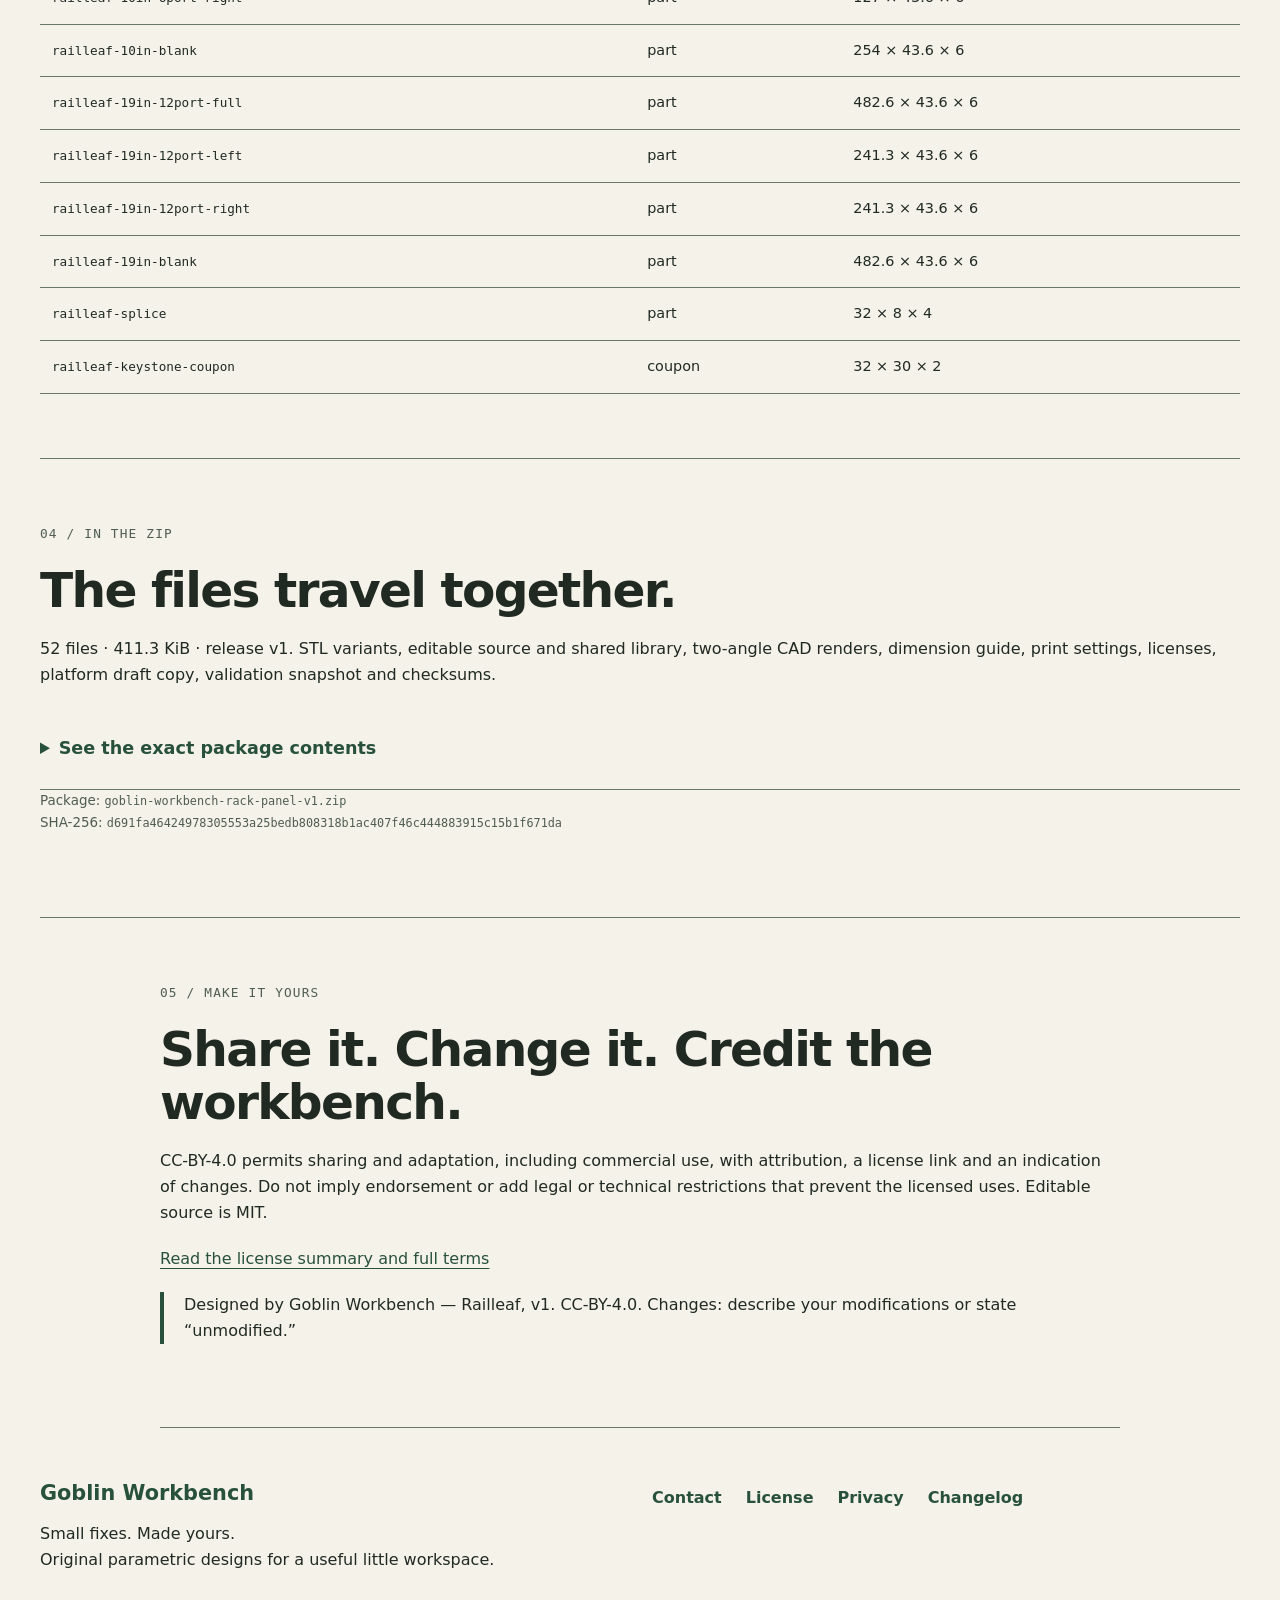
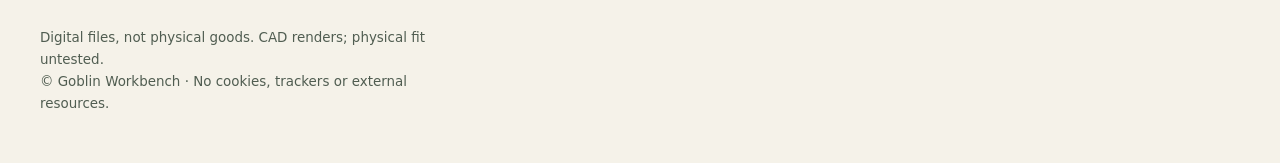
<file: shop/rack-panel/index.html>
<!doctype html>
<html lang="en">
<head>
  <meta charset="utf-8">
  <meta name="viewport" content="width=device-width, initial-scale=1">
  <meta http-equiv="Content-Security-Policy" content="default-src 'none'; img-src 'self'; style-src 'self'; font-src 'none'; script-src 'none'; connect-src 'none'; object-src 'none'; base-uri 'none'; form-action 'none'; media-src 'none'; frame-src 'none'">
  <meta name="referrer" content="no-referrer">
  <meta name="color-scheme" content="light dark">
  <meta name="description" content="Parametric 1U keystone faces, split panels and blanks for nominal 10 and 19 inch racks. Digital files only; physical fit untested.">
  <meta name="robots" content="index, follow">
  <title>Railleaf — 10/19in Keystone Rack Panel · Goblin Workbench</title>
  <link rel="canonical" href="https://goblinworkbench.com/shop/rack-panel/">
  <meta property="og:type" content="website">
  <meta property="og:site_name" content="Goblin Workbench">
  <meta property="og:title" content="Railleaf — 10/19in Keystone Rack Panel · Goblin Workbench">
  <meta property="og:description" content="Parametric 1U keystone faces, split panels and blanks for nominal 10 and 19 inch racks. Digital files only; physical fit untested.">
  <meta property="og:url" content="https://goblinworkbench.com/shop/rack-panel/">
  <meta property="og:image" content="https://goblinworkbench.com/assets/og/shop-rack-panel.png">
  <meta property="og:image:width" content="1200">
  <meta property="og:image:height" content="630">
  <meta property="og:image:alt" content="Goblin Workbench — Railleaf">
  <meta name="twitter:card" content="summary_large_image">
  <meta name="twitter:title" content="Railleaf — 10/19in Keystone Rack Panel · Goblin Workbench">
  <meta name="twitter:description" content="Parametric 1U keystone faces, split panels and blanks for nominal 10 and 19 inch racks. Digital files only; physical fit untested.">
  <meta name="twitter:image" content="https://goblinworkbench.com/assets/og/shop-rack-panel.png">
  <meta name="twitter:image:alt" content="Goblin Workbench — Railleaf">
  <link rel="icon" type="image/png" sizes="16x16" href="../../assets/brand/favicon-16.png">
  <link rel="icon" type="image/png" sizes="32x32" href="../../assets/brand/favicon-32.png">
  <link rel="apple-touch-icon" sizes="180x180" href="../../assets/brand/favicon-180.png">
  <link rel="stylesheet" href="../../assets/tokens.css">
  <link rel="stylesheet" href="../../assets/site.css">
</head>
<body>
<a class="skip" href="#main">Skip to content</a>
<header>
<div class="draft-strip"><div class="wrap">From the workbench · Digital designs · Shop opening soon</div></div>
<div class="masthead wrap">
  <a class="brand" href="../../index.html"><img src="../../assets/brand/mark.svg" width="48" height="48" alt=""><span>GOBLIN<br>WORKBENCH</span></a>
  <nav aria-label="Main"><a href="../../shop/index.html" aria-current="page">Designs</a><a href="../../about-the-workbench/index.html">About</a><a href="../../faq/index.html">FAQ</a></nav>
</div>
</header>
<main id="main" tabindex="-1">
<div class="wrap breadcrumb"><a href="../../shop/index.html">All designs</a><span aria-hidden="true"> / </span><span>Railleaf</span></div>
<section class="product-hero wrap">
  <div class="product-heading"><p class="eyebrow">Rack details / v1</p><h1>Railleaf</h1><p class="product-headline">Make room for a neater connection.</p><p>Parametric 1U keystone faces, split panels and blanks for nominal 10 and 19 inch racks.</p></div>
  <div class="product-media">
    <figure class="render"><img src="../../assets/products/rack-panel/kit-front.png" width="1280" height="960" alt="Railleaf complete design set, CAD render" fetchpriority="high"><figcaption>CAD render · Railleaf · 10 STL exports</figcaption></figure>
    <figure class="render secondary-render"><img src="../../assets/products/rack-panel/kit-rear.png" width="1280" height="960" alt="Railleaf from the opposite angle, CAD render" loading="lazy"><figcaption>Second CAD angle · digital model, not a printed sample</figcaption></figure>
  </div>
  <div class="product-copy">
    <dl class="quick-specs"><div><dt>Delivery</dt><dd>Digital ZIP</dd></div><div><dt>Included</dt><dd>10 STL files + source</dd></div><div><dt>License</dt><dd>CC-BY-4.0 models / MIT source</dd></div><div><dt>Price</dt><dd>TBD — sales not open</dd></div></dl>
    <a class="button" href="#etsy-TBD" aria-describedby="etsy-TBD">Buy on Etsy <span aria-hidden="true">↗</span></a>
    <p class="notice" id="etsy-TBD"><strong>TODO: Etsy listing URL and price.</strong> This preview link does not open checkout. No purchase is available yet.</p>
    <p class="fine">Digital files only. No printed parts, filament, tools or hardware are supplied. AI-assisted CAD scripting was used.</p>
    <div class="fit-note"><h2>Start small. Check the fit.</h2><p>Start with the keystone coupon. The full 19 inch panel needs a large bed; its halves are 241.3 mm wide. Verify rails, module latches, hardware and cable clearance. Support cable weight separately.</p><p><strong>No physical print or fit test has been performed.</strong> Print settings are starting points.</p></div>
  </div>
</section>
<section class="section wrap reading-wide"><p class="eyebrow">01 / THE DESIGN</p><h2>Useful details, open to adjustment.</h2><p>Turn unused 1U space into a measured cable interface. Railleaf combines a thin latch face with rear edge ribs and two supported splice pads. Choose 254 mm (10in) with six ports or 482.6 mm (19in) with twelve ports; zero-port blanks are also included. Nominal mounting spans are 236.525 and 465.125 mm. Check your rails before printing.</p><p>Each opening is 14.7 x 16.2 mm with a 2 mm face. These are nominal targets, not universal keystone compatibility. Print the 32 x 30 mm coupon and check your actual module and latch. Set port count, pitch, face thickness, and total cutout clearance in OpenSCAD.</p><p>Print face down in PETG, 0.20 mm layers, 5 walls, 30% gyroid, 5 top/bottom layers; supports off. PLA is suitable for a cool bench fit check. The complete 19in STL needs a large bed: use the two 241.3 mm halves on a 256 mm bed. The 10in halves are 127 mm wide for smaller beds. Print two splice straps per split panel. Assemble with four M3 x 16 screws, four nuts, and eight washers, and mount using your rack hardware. Hand-tighten; validate cable loads. This is a connector blank, not an equipment shelf or electrical enclosure.</p></section>
<section class="section wrap"><p class="eyebrow">02 / PRINT NOTES</p><h2>A starting point for your printer.</h2><div class="spec-layout"><dl class="print-specs"><div><dt>Material</dt><dd>PETG</dd></div><div><dt>Alternative</dt><dd>PLA (cool bench trial)</dd></div><div><dt>Nozzle / layer</dt><dd>0.4 / 0.20 mm</dd></div><div><dt>First layer</dt><dd>0.20 mm</dd></div><div><dt>Walls</dt><dd>5</dd></div><div><dt>Infill</dt><dd>30% gyroid</dd></div><div><dt>Top / bottom layers</dt><dd>5 / 5</dd></div><div><dt>Supports / brim</dt><dd>Off / 0 mm</dd></div><div><dt>PLA nozzle / bed</dt><dd>210 / 60 °C</dd></div><div><dt>PETG nozzle / bed</dt><dd>240 / 80 °C</dd></div></dl><div><h3>Orientation</h3><p>Face on bed; ribs and splice pads up. Splice straps flat.</p><p>Unverified starting points; use filament and printer guidance, tune coupons.</p><p>Preserve the shared library path when editing OpenSCAD. Adjust the fit parameter and re-export; do not scale the entire STL to fix a clearance.</p><a href="../../faq/index.html#printing">Read the printing FAQ</a></div></div></section>
<section class="section wrap"><p class="eyebrow">03 / DIMENSIONS</p><h2>Measure before you make.</h2><p>Nominal CAD bounds in millimetres. Physical print dimensions will vary.</p><div class="table-scroll" role="region" aria-label="Railleaf export dimensions" tabindex="0"><table><caption>Included STL exports and nominal bounds</caption><thead><tr><th scope="col">Export</th><th scope="col">Role</th><th scope="col">X × Y × Z (mm)</th></tr></thead><tbody><tr><td><code>railleaf-10in-6port-full</code></td><td>part</td><td>254 × 43.6 × 6</td></tr>
<tr><td><code>railleaf-10in-6port-left</code></td><td>part</td><td>127 × 43.6 × 6</td></tr>
<tr><td><code>railleaf-10in-6port-right</code></td><td>part</td><td>127 × 43.6 × 6</td></tr>
<tr><td><code>railleaf-10in-blank</code></td><td>part</td><td>254 × 43.6 × 6</td></tr>
<tr><td><code>railleaf-19in-12port-full</code></td><td>part</td><td>482.6 × 43.6 × 6</td></tr>
<tr><td><code>railleaf-19in-12port-left</code></td><td>part</td><td>241.3 × 43.6 × 6</td></tr>
<tr><td><code>railleaf-19in-12port-right</code></td><td>part</td><td>241.3 × 43.6 × 6</td></tr>
<tr><td><code>railleaf-19in-blank</code></td><td>part</td><td>482.6 × 43.6 × 6</td></tr>
<tr><td><code>railleaf-splice</code></td><td>part</td><td>32 × 8 × 4</td></tr>
<tr><td><code>railleaf-keystone-coupon</code></td><td>coupon</td><td>32 × 30 × 2</td></tr></tbody></table></div></section>
<section class="section wrap"><p class="eyebrow">04 / IN THE ZIP</p><h2>The files travel together.</h2><p>52 files · 411.3 KiB · release v1. STL variants, editable source and shared library, two-angle CAD renders, dimension guide, print settings, licenses, platform draft copy, validation snapshot and checksums.</p><details><summary>See the exact package contents</summary><ul class="file-list"><li>LICENSE</li><li>README.txt</li><li>SHA256SUMS</li><li>VALIDATION.json</li><li>catalog.json</li><li>designs/rack-panel/README.md</li><li>designs/rack-panel/dimensions.svg</li><li>designs/rack-panel/listings/makerworld.json</li><li>designs/rack-panel/listings/makerworld.md</li><li>designs/rack-panel/listings/printables.json</li><li>designs/rack-panel/listings/printables.md</li><li>designs/rack-panel/print-settings.json</li><li>designs/rack-panel/rack-panel.scad</li><li>designs/rack-panel/renders/kit-front.png</li><li>designs/rack-panel/renders/kit-rear.png</li><li>designs/rack-panel/renders/railleaf-10in-6port-full-front.png</li><li>designs/rack-panel/renders/railleaf-10in-6port-full-rear.png</li><li>designs/rack-panel/renders/railleaf-10in-6port-left-front.png</li><li>designs/rack-panel/renders/railleaf-10in-6port-left-rear.png</li><li>designs/rack-panel/renders/railleaf-10in-6port-right-front.png</li><li>designs/rack-panel/renders/railleaf-10in-6port-right-rear.png</li><li>designs/rack-panel/renders/railleaf-10in-blank-front.png</li><li>designs/rack-panel/renders/railleaf-10in-blank-rear.png</li><li>designs/rack-panel/renders/railleaf-19in-12port-full-front.png</li><li>designs/rack-panel/renders/railleaf-19in-12port-full-rear.png</li><li>designs/rack-panel/renders/railleaf-19in-12port-left-front.png</li><li>designs/rack-panel/renders/railleaf-19in-12port-left-rear.png</li><li>designs/rack-panel/renders/railleaf-19in-12port-right-front.png</li><li>designs/rack-panel/renders/railleaf-19in-12port-right-rear.png</li><li>designs/rack-panel/renders/railleaf-19in-blank-front.png</li><li>designs/rack-panel/renders/railleaf-19in-blank-rear.png</li><li>designs/rack-panel/renders/railleaf-keystone-coupon-front.png</li><li>designs/rack-panel/renders/railleaf-keystone-coupon-rear.png</li><li>designs/rack-panel/renders/railleaf-splice-front.png</li><li>designs/rack-panel/renders/railleaf-splice-rear.png</li><li>designs/rack-panel/stl/railleaf-10in-6port-full.stl</li><li>designs/rack-panel/stl/railleaf-10in-6port-left.stl</li><li>designs/rack-panel/stl/railleaf-10in-6port-right.stl</li><li>designs/rack-panel/stl/railleaf-10in-blank.stl</li><li>designs/rack-panel/stl/railleaf-19in-12port-full.stl</li><li>designs/rack-panel/stl/railleaf-19in-12port-left.stl</li><li>designs/rack-panel/stl/railleaf-19in-12port-right.stl</li><li>designs/rack-panel/stl/railleaf-19in-blank.stl</li><li>designs/rack-panel/stl/railleaf-keystone-coupon.stl</li><li>designs/rack-panel/stl/railleaf-splice.stl</li><li>docs/CC-BY-4.0.txt</li><li>docs/LICENSING.md</li><li>docs/PLATFORM-LIMITS.md</li><li>docs/PRINT-ACCEPTANCE.md</li><li>docs/SOURCES.md</li><li>evidence/platform-limits.json</li><li>lib/common.scad</li></ul></details><p class="fine">Package: <code>goblin-workbench-rack-panel-v1.zip</code><br>SHA-256: <code>d691fa46424978305553a25bedb808318b1ac407f46c444883915c15b1f671da</code></p></section>
<section class="section wrap reading-wide"><p class="eyebrow">05 / MAKE IT YOURS</p><h2>Share it. Change it. Credit the workbench.</h2><p>CC-BY-4.0 permits sharing and adaptation, including commercial use, with attribution, a license link and an indication of changes. Do not imply endorsement or add legal or technical restrictions that prevent the licensed uses. Editable source is MIT.</p><p><a href="../../license/index.html">Read the license summary and full terms</a></p><p class="attribution">Designed by Goblin Workbench — Railleaf, v1. CC-BY-4.0. Changes: describe your modifications or state “unmodified.”</p></section>

</main>
<footer class="footer wrap">
  <div><a class="footer-brand" href="../../index.html">Goblin Workbench</a><p>Small fixes. Made yours.<br>Original parametric designs for a useful little workspace.</p></div>
  <nav aria-label="Footer"><a href="../../contact/index.html">Contact</a><a href="../../license/index.html">License</a><a href="../../privacy/index.html">Privacy</a><a href="../../changelog/index.html">Changelog</a></nav>
  <p class="fine">Digital files, not physical goods. CAD renders; physical fit untested.<br>© Goblin Workbench · No cookies, trackers or external resources.</p>
</footer>
</body>
</html>
</file>
<file: assets/tokens.css>
/* Generated by tools/brand_assets.py; edit palette.source.json. */
:root {
  --font-sans: system-ui, -apple-system, BlinkMacSystemFont, "Segoe UI", sans-serif;
  --font-mono: ui-monospace, "Cascadia Code", "DejaVu Sans Mono", monospace;
  color-scheme: light dark;
  --bg: #f5f2e9;
  --surface: #ffffff;
  --ink: #202a23;
  --muted: #505d51;
  --accent: #28513b;
  --on-accent: #ffffff;
  --line: #69766a;
  --signal: #ddedb6;
  --on-signal: #202a23;
}
@media (prefers-color-scheme: dark) {
  :root {
    --bg: #141d18;
    --surface: #202d24;
    --ink: #f5f2e9;
    --muted: #bac6b9;
    --accent: #c5e58c;
    --on-accent: #141d18;
    --line: #92a18e;
    --signal: #32482e;
    --on-signal: #e1f1c9;
  }
}
</file>
<file: assets/site.css>
* { box-sizing: border-box; }
html { scroll-behavior: smooth; }
body { margin: 0; background: var(--bg); color: var(--ink); font-family: var(--font-sans); font-size: 1rem; line-height: 1.65; }
a { color: var(--accent); text-underline-offset: .22em; text-decoration-thickness: .08em; }
a:hover { text-decoration-thickness: .15em; }
img { display: block; max-width: 100%; height: auto; }
figure { margin: 0; }
h1, h2, h3, p { margin: 0 0 1.2rem; }
h1, h2, h3 { line-height: 1.08; letter-spacing: -.035em; }
h1 { font-size: clamp(2.8rem, 6.4vw, 5.8rem); font-weight: 800; }
h2 { font-size: clamp(2rem, 3.8vw, 3.5rem); max-width: 23ch; }
h3 { font-size: 1.5rem; }
strong { font-weight: 750; }
code { font-family: var(--font-mono); font-size: .88em; overflow-wrap: anywhere; }
:focus-visible { outline: 3px solid var(--accent); outline-offset: 5px; }
.wrap { width: min(1200px, calc(100% - 40px)); margin-inline: auto; }
.skip { position: absolute; top: -100px; left: 16px; z-index: 10; background: var(--accent); color: var(--on-accent); padding: 12px 20px; }
.skip:focus { top: 16px; }
.draft-strip { background: var(--signal); color: var(--on-signal); font-family: var(--font-mono); font-size: .8rem; padding: .6rem 0; }
.masthead { display: flex; flex-wrap: wrap; gap: 24px; align-items: center; justify-content: space-between; padding-block: 26px; border-bottom: 1px solid var(--line); }
.brand { display: flex; gap: 12px; align-items: center; color: var(--ink); text-decoration: none; font-size: .94rem; font-weight: 850; line-height: 1.1; letter-spacing: .07em; }
.brand img { background: #f5f2e9; border-radius: 4px; padding: 3px; }
nav { display: flex; flex-wrap: wrap; gap: 8px 24px; }
nav a { display: inline-flex; align-items: center; min-height: 44px; font-weight: 600; text-decoration: none; }
nav a:hover, nav a[aria-current="page"] { text-decoration: underline; }
.hero { display: grid; gap: 44px; padding-block: 60px; }
.hero h1 { max-width: none; font-size: clamp(2.8rem, 5.6vw, 5.2rem); }
.hero h1 span { color: var(--accent); }
.intro { font-size: 1.2rem; max-width: 42ch; }
.eyebrow { font-family: var(--font-mono); color: var(--muted); font-size: .8rem; letter-spacing: .09em; text-transform: uppercase; margin-bottom: 20px; }
.button { display: inline-flex; gap: 32px; justify-content: space-between; align-items: center; min-height: 50px; max-width: 100%; padding: 12px 24px; background: var(--accent); color: var(--on-accent); font-weight: 750; text-decoration: none; border: 2px solid var(--accent); border-radius: 2px; overflow-wrap: anywhere; }
.button:hover { text-decoration: underline; }
.hero-actions { display: flex; align-items: center; flex-wrap: wrap; gap: 24px; margin-block: 28px 20px; }
.fine { font-size: .84rem; color: var(--muted); }
.render { border: 1px solid var(--line); background: var(--surface); }
.render img { width: 100%; background: #f8f8f8; }
.render figcaption { padding: 12px 18px; font-family: var(--font-mono); font-size: .8rem; color: var(--muted); border-top: 1px solid var(--line); }
.hero-media { align-self: center; position: relative; }
.hero-art { width: 100%; border: 1px solid var(--line); border-radius: 6px; }
.step-art img { width: 100%; aspect-ratio: 4/3; object-fit: cover; border: 1px solid var(--line); border-radius: 6px; margin-bottom: 18px; }
.gallery { display: grid; gap: 20px; grid-template-columns: repeat(auto-fill, minmax(min(100%, 220px), 1fr)); margin-bottom: 32px; }
.gallery img { aspect-ratio: 4/3; object-fit: contain; }
.closing p a { overflow-wrap: anywhere; }
.hero-label { padding: 16px 20px; background: var(--signal); color: var(--on-signal); display: flex; flex-wrap: wrap; justify-content: space-between; gap: 8px; font-family: var(--font-mono); font-size: .8rem; }
.hero-label a { color: var(--on-signal); font-weight: 700; }
.principles { border-block: 1px solid var(--line); }
.principles .wrap { display: grid; grid-template-columns: 1fr; padding-block: 18px; gap: 12px; font-family: var(--font-mono); font-size: .85rem; }
.section { padding-block: 64px; border-bottom: 1px solid var(--line); }
.section-heading { display: flex; align-items: end; flex-wrap: wrap; justify-content: space-between; gap: 16px; margin-bottom: 32px; }
.section-heading h2 { margin-bottom: 0; }
.cards { display: grid; gap: 32px; }
.card { border-bottom: 1px solid var(--line); padding-bottom: 24px; min-width: 0; }
.card img { aspect-ratio: 4/3; object-fit: contain; border: 1px solid var(--line); background: #f8f8f8; margin-bottom: 20px; }
.card h2, .card h3 { font-size: 1.5rem; margin-bottom: 10px; }
.card .eyebrow { margin-bottom: 10px; }
.card-link { text-decoration: none; color: var(--ink); }
.card-link:hover h2, .card-link:hover h3 { text-decoration: underline; }
.card p { margin-bottom: 12px; }
.card-meta { color: var(--muted); font-family: var(--font-mono); font-size: .8rem; }
.steps { display: grid; gap: 32px; margin-top: 32px; }
.step-number { display: block; color: var(--accent); font-family: var(--font-mono); font-size: 1.3rem; margin-bottom: 20px; }
.closing { margin-block: 48px; padding: 32px; background: var(--signal); color: var(--on-signal); }
.closing h2 { margin-bottom: 24px; }
.closing a { color: var(--on-signal); font-weight: 750; }
.page-heading { padding-block: 56px 32px; max-width: 880px; }
.page-heading h1 { max-width: 16ch; font-size: clamp(2.8rem, 5vw, 4.8rem); }
.page-heading p { max-width: 60ch; }
.reading { max-width: 760px; margin-inline: auto; padding-bottom: 64px; overflow-wrap: anywhere; }
.reading .button { display: inline-block; }
.reading-wide { max-width: 960px; }
.reading h2 { margin-top: 44px; font-size: 2rem; }
.reading h3 { margin-top: 32px; }
.reading p { max-width: 70ch; }
.notice, .fit-note { padding: 20px; border: 1px solid var(--line); background: var(--surface); }
.notice { font-size: .9rem; margin-top: 20px; }
.fit-note { margin-top: 28px; }
.fit-note h2 { font-size: 1.5rem; }
.fit-note p:last-child { margin-bottom: 0; }
.breadcrumb { padding-top: 26px; color: var(--muted); font-size: .85rem; }
.product-hero { display: grid; gap: 32px; padding-block: 32px 48px; }
.product-heading { grid-row: 1; }
.product-media { display: contents; }
.product-media .render:first-child { grid-row: 2; }
.product-copy { grid-row: 3; }
.product-hero h1 { font-size: clamp(3rem, 5vw, 4.5rem); }
.product-headline { font-size: 1.4rem; line-height: 1.3; font-weight: 650; }
.secondary-render { grid-row: 4; }
.quick-specs { margin-block: 24px; }
.quick-specs div, .print-specs div { display: grid; grid-template-columns: 1fr 1.6fr; border-top: 1px solid var(--line); padding-block: 12px; gap: 16px; }
dt { color: var(--muted); }
dd { margin: 0; font-weight: 600; }
.spec-layout { display: grid; gap: 32px; }
.spec-layout dl { margin: 0; }
.spec-layout h3 { margin-top: 12px; }
.table-scroll { overflow-x: auto; }
table { border-collapse: collapse; width: 100%; font-size: .9rem; }
caption { text-align: left; color: var(--muted); margin-bottom: 12px; }
th, td { padding: 14px 12px; text-align: left; border-bottom: 1px solid var(--line); }
th { background: var(--surface); }
td:first-child { overflow-wrap: anywhere; }
td:last-child { min-width: 145px; }
details { border-block-end: 1px solid var(--line); padding-block: 18px; }
summary { cursor: pointer; font-size: 1.1rem; font-weight: 700; min-height: 44px; padding-block: 8px; color: var(--accent); }
details p { margin-top: 16px; }
.file-list { padding-left: 20px; font-family: var(--font-mono); font-size: .8rem; overflow-wrap: anywhere; }
.attribution { border-left: 4px solid var(--accent); padding-left: 20px; }
.footer { padding-block: 48px 28px; display: grid; gap: 24px; }
.footer p { max-width: 50ch; margin-top: 10px; }
.footer-brand { font-size: 1.3rem; font-weight: 800; text-decoration: none; }
.footer nav { align-content: start; }
.footer .fine { grid-column: 1/-1; }
@media (min-width: 640px) {
  .cards { grid-template-columns: repeat(2, minmax(0, 1fr)); }
  .principles .wrap { grid-template-columns: repeat(3, 1fr); }
  .steps { grid-template-columns: repeat(3, 1fr); }
  .steps-art { grid-template-columns: repeat(2, 1fr); }
  .footer { grid-template-columns: 1fr 1fr; }
}
@media (min-width: 960px) {
  .hero { grid-template-columns: 1fr 1fr; padding-block: 72px; gap: 60px; }
  .cards { grid-template-columns: repeat(3, minmax(0, 1fr)); }
  .steps-art { grid-template-columns: repeat(4, 1fr); }
  .product-hero { grid-template-columns: 1.15fr 1fr; column-gap: 56px; row-gap: 0; }
  .product-media { display: block; grid-column: 1; grid-row: 1 / 3; }
  .product-heading { grid-column: 2; grid-row: 1; }
  .product-copy { grid-column: 2; grid-row: 2; }
  .secondary-render { margin-top: 24px; }
  .spec-layout { grid-template-columns: 1fr 1fr; gap: 64px; }
}
@media (prefers-reduced-motion: reduce) {
  html { scroll-behavior: auto; }
  *, *::before, *::after { animation: none !important; transition: none !important; }
}
@media print {
  .draft-strip, .masthead nav, .footer nav, .button { display: none; }
  body { background: white; color: black; }
  .wrap { width: 100%; }
  .section { padding-block: 24px; }
}
</file>
